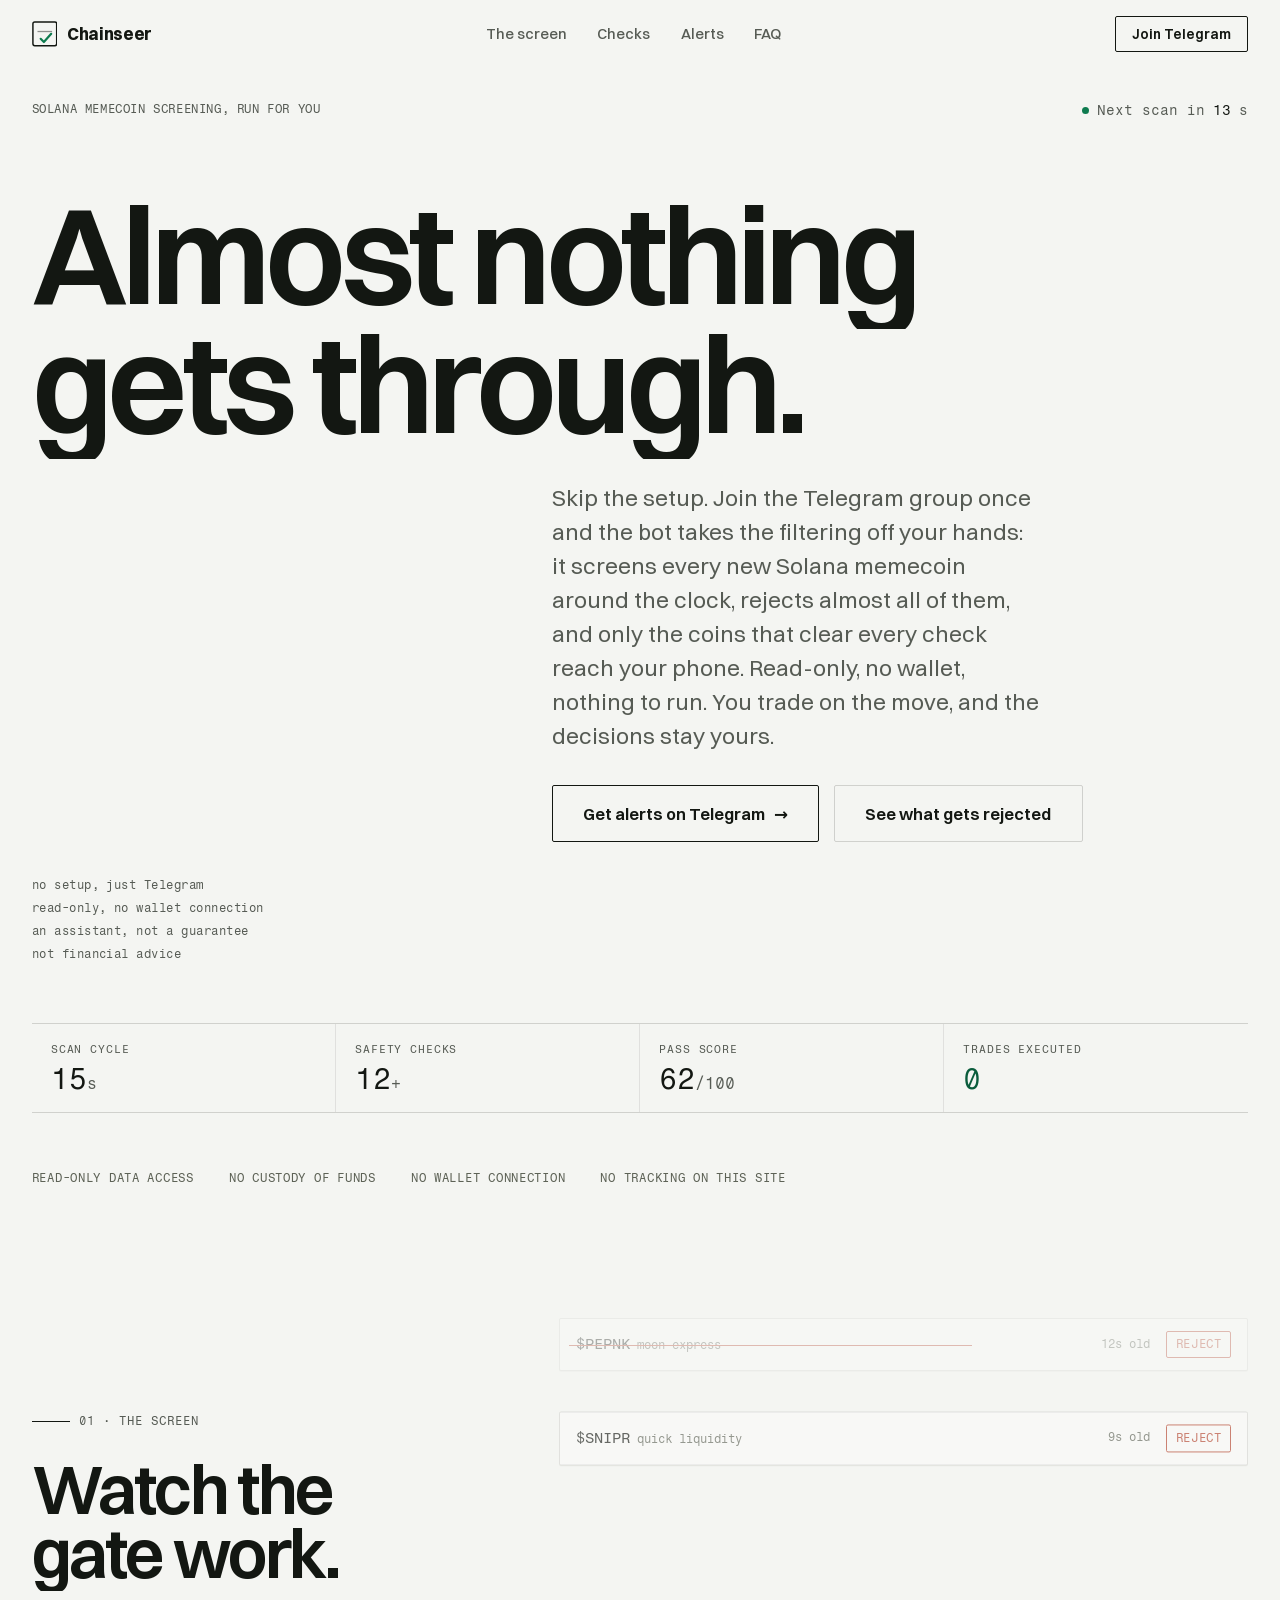
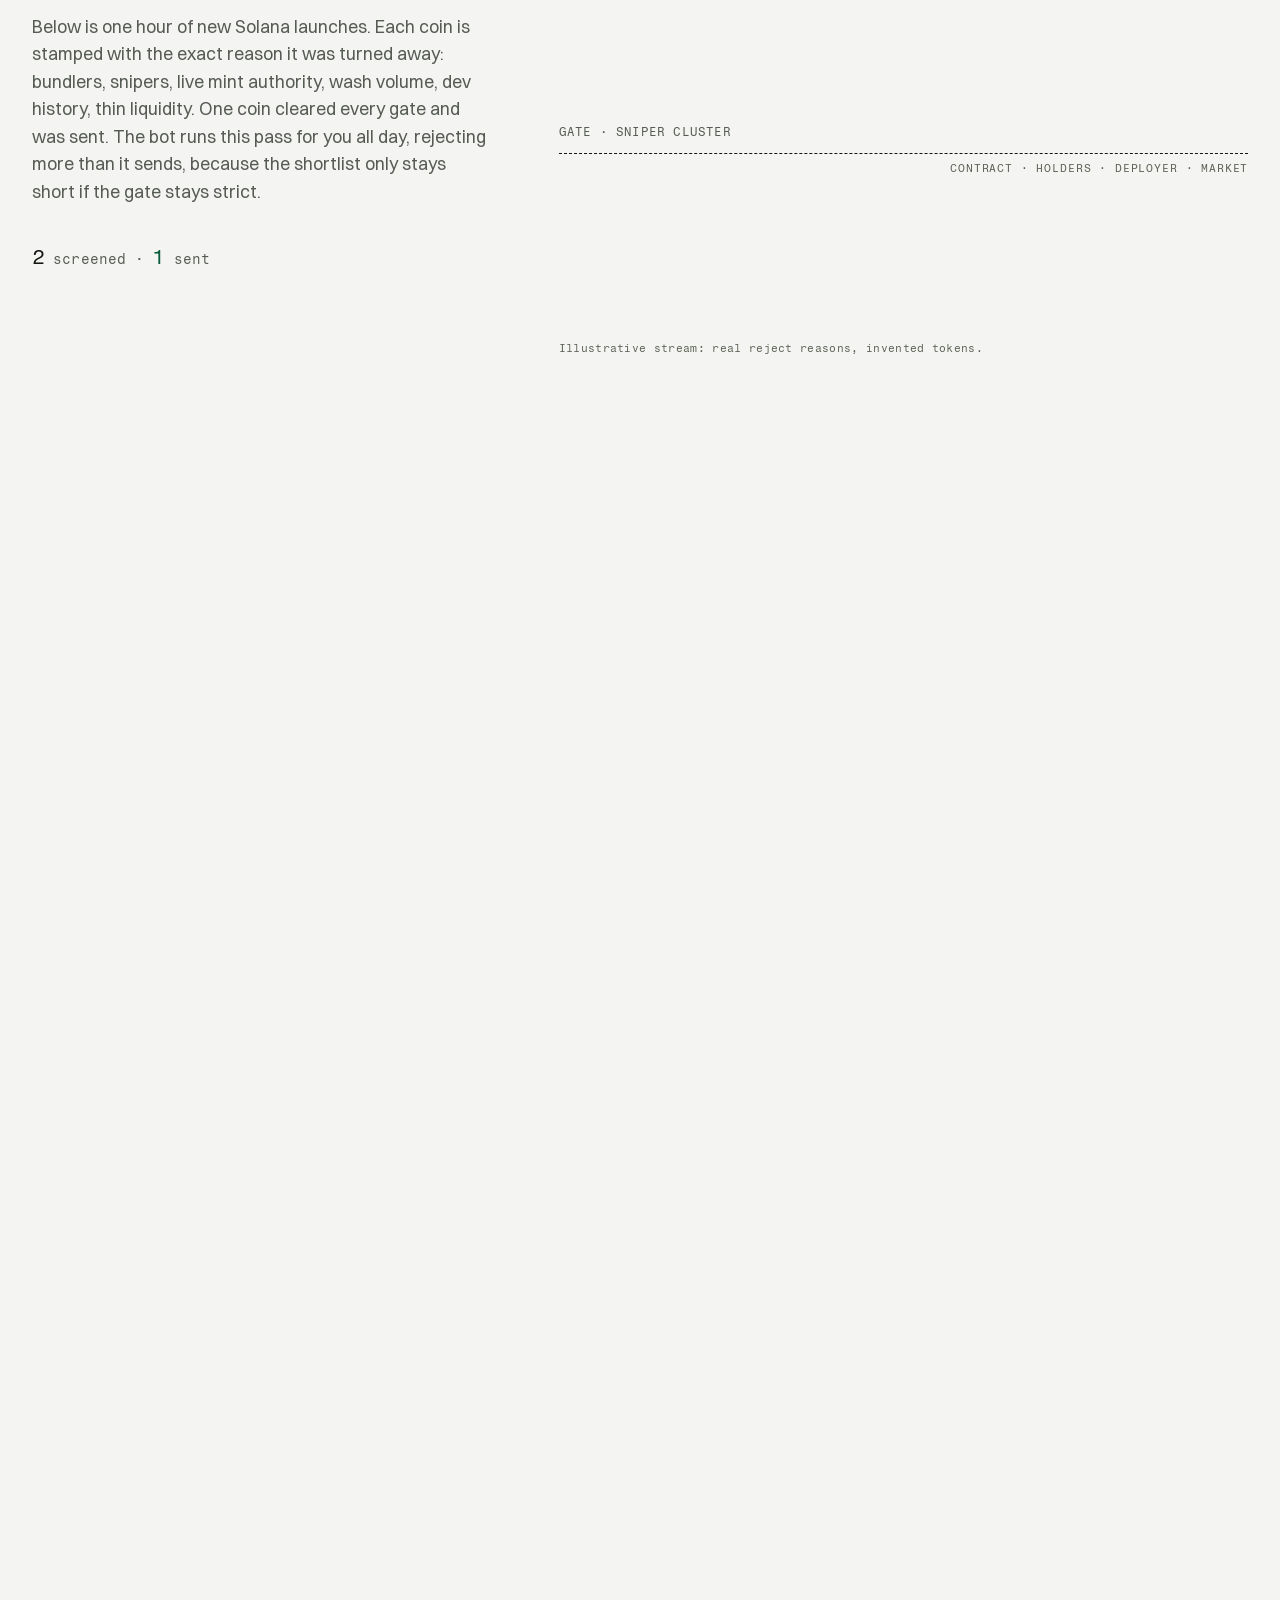
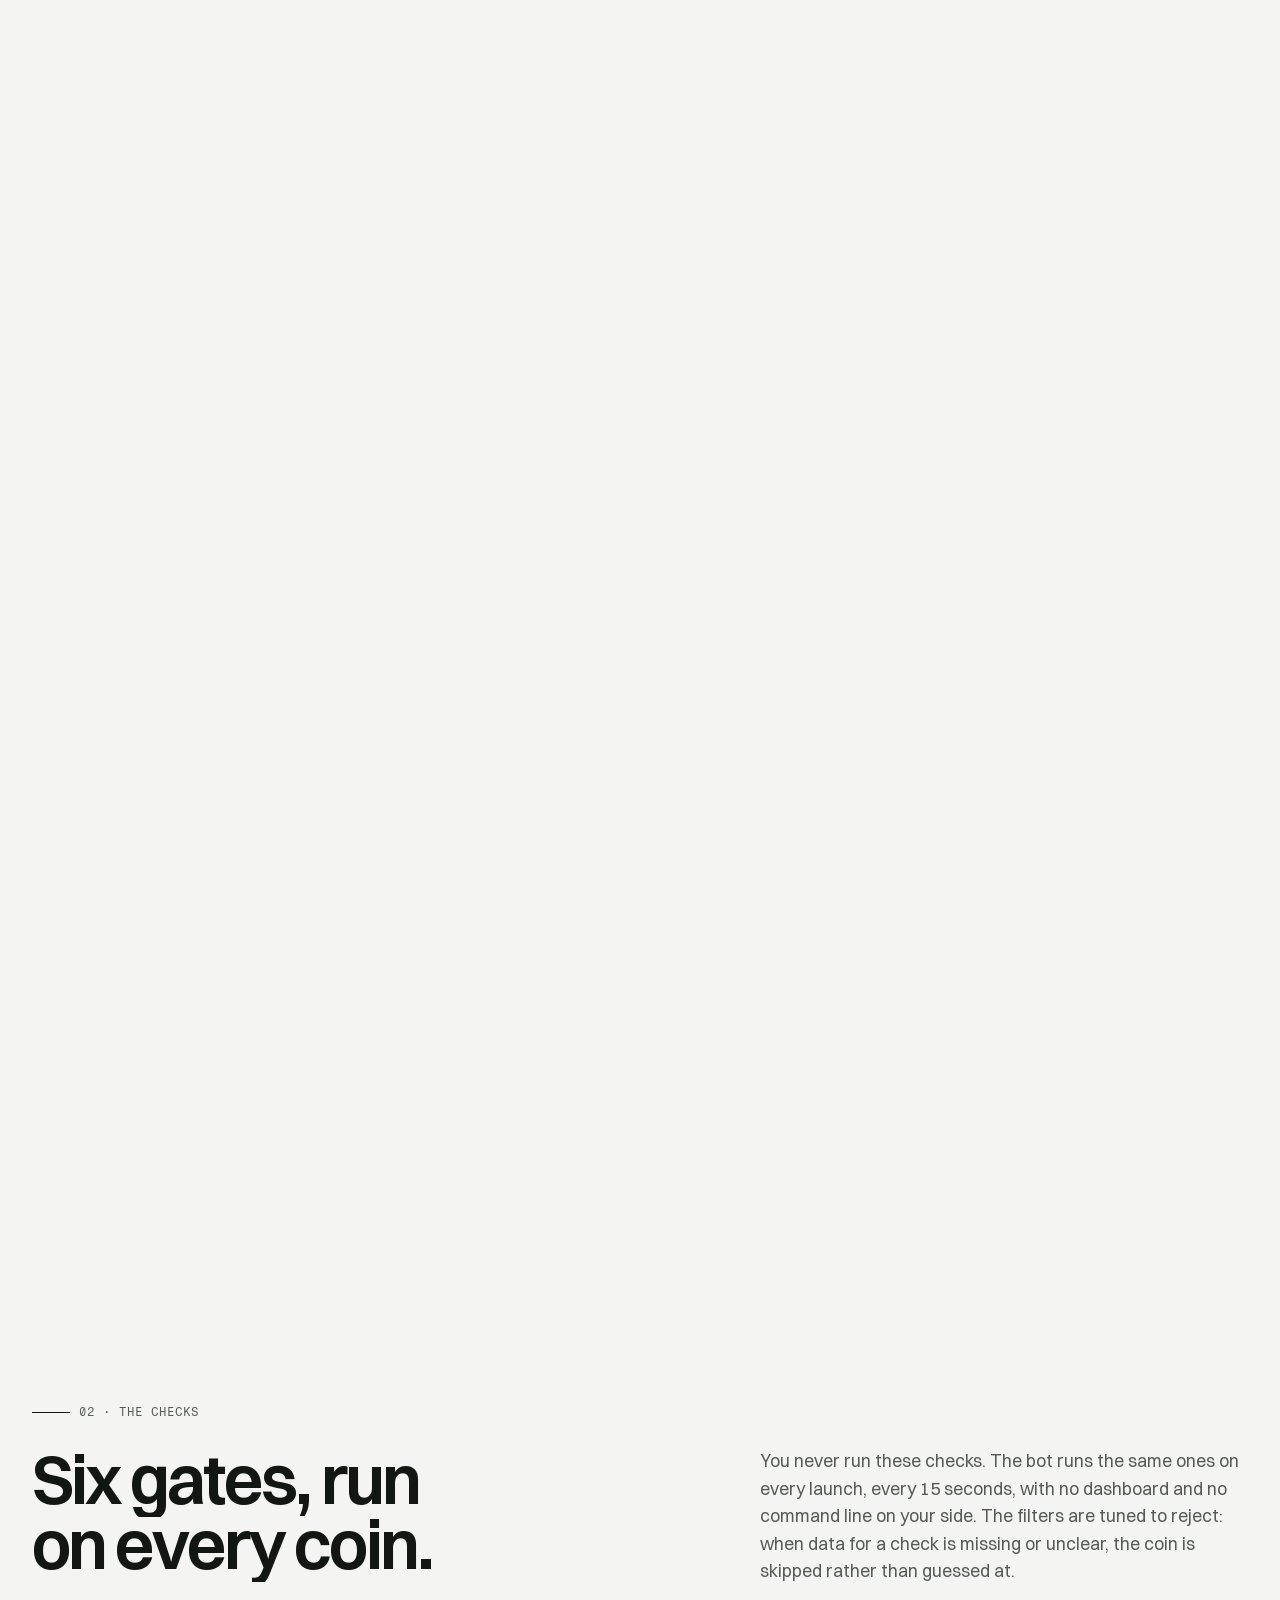
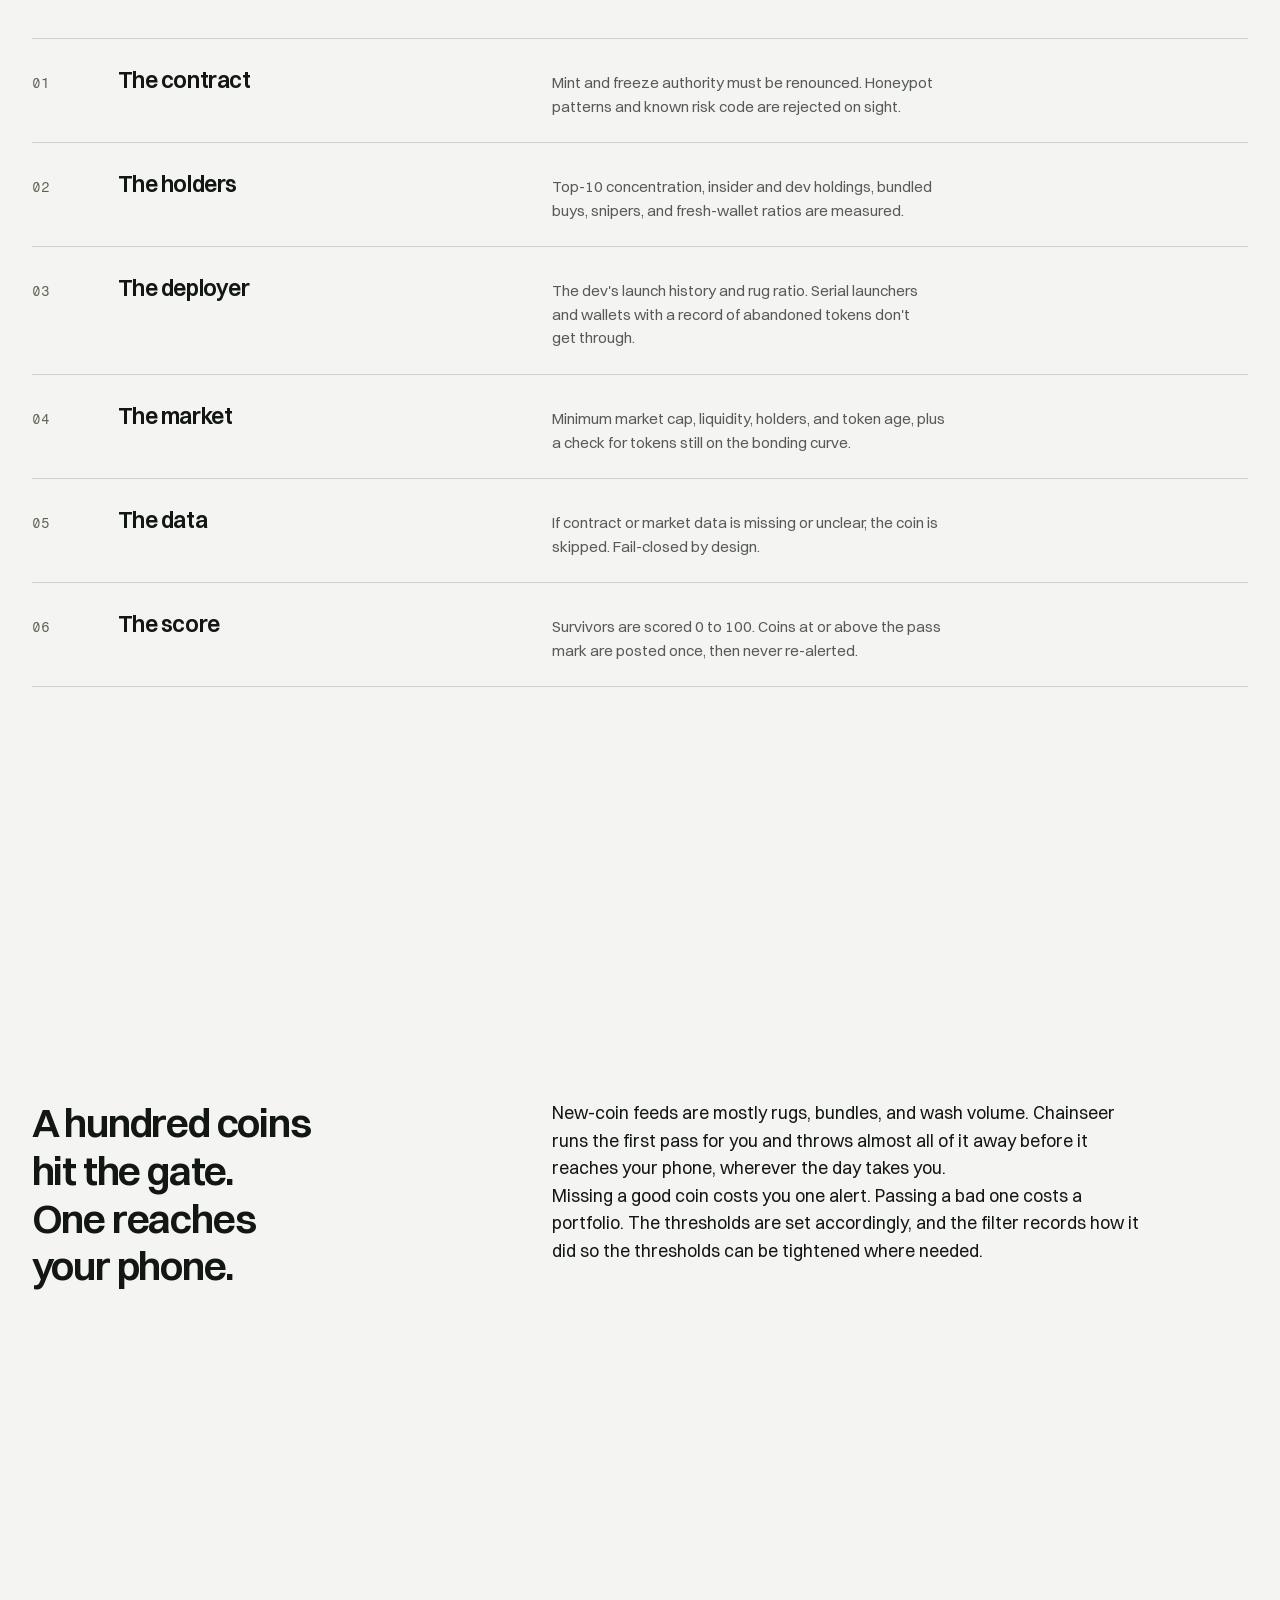
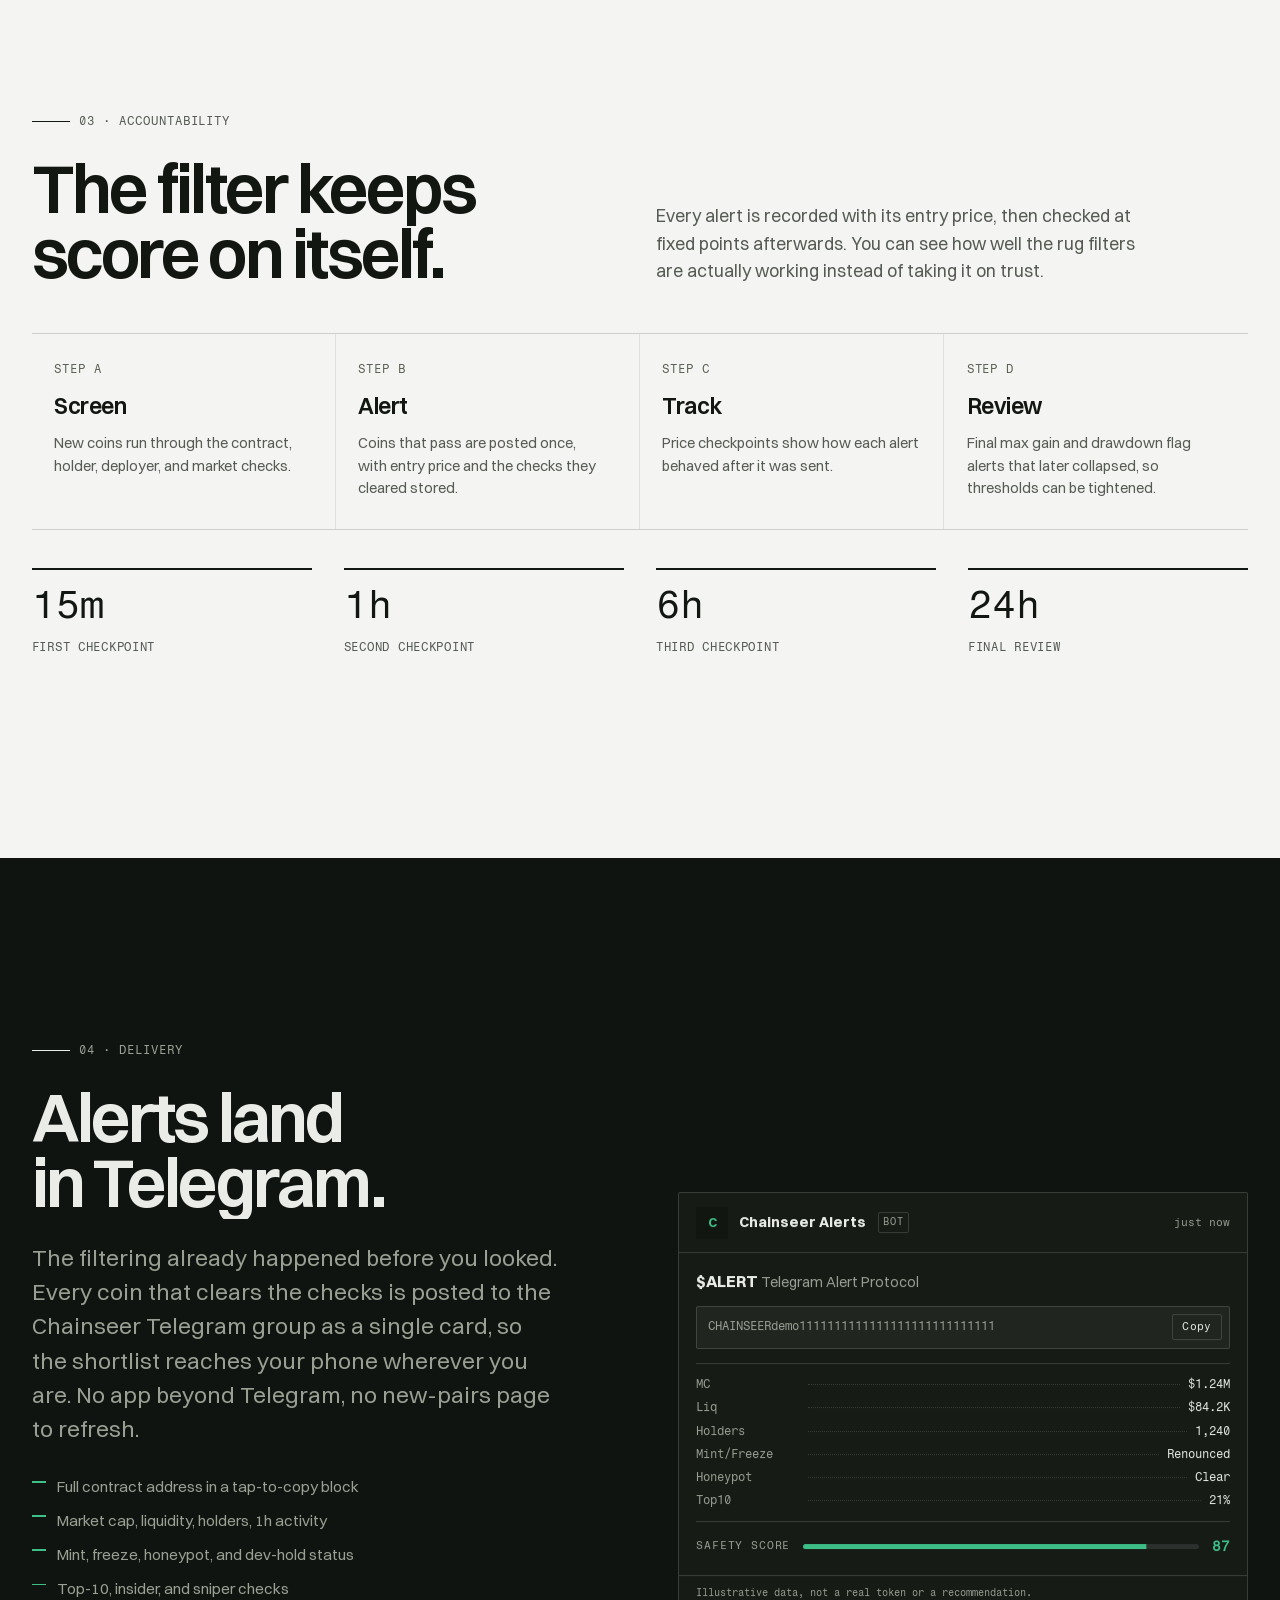
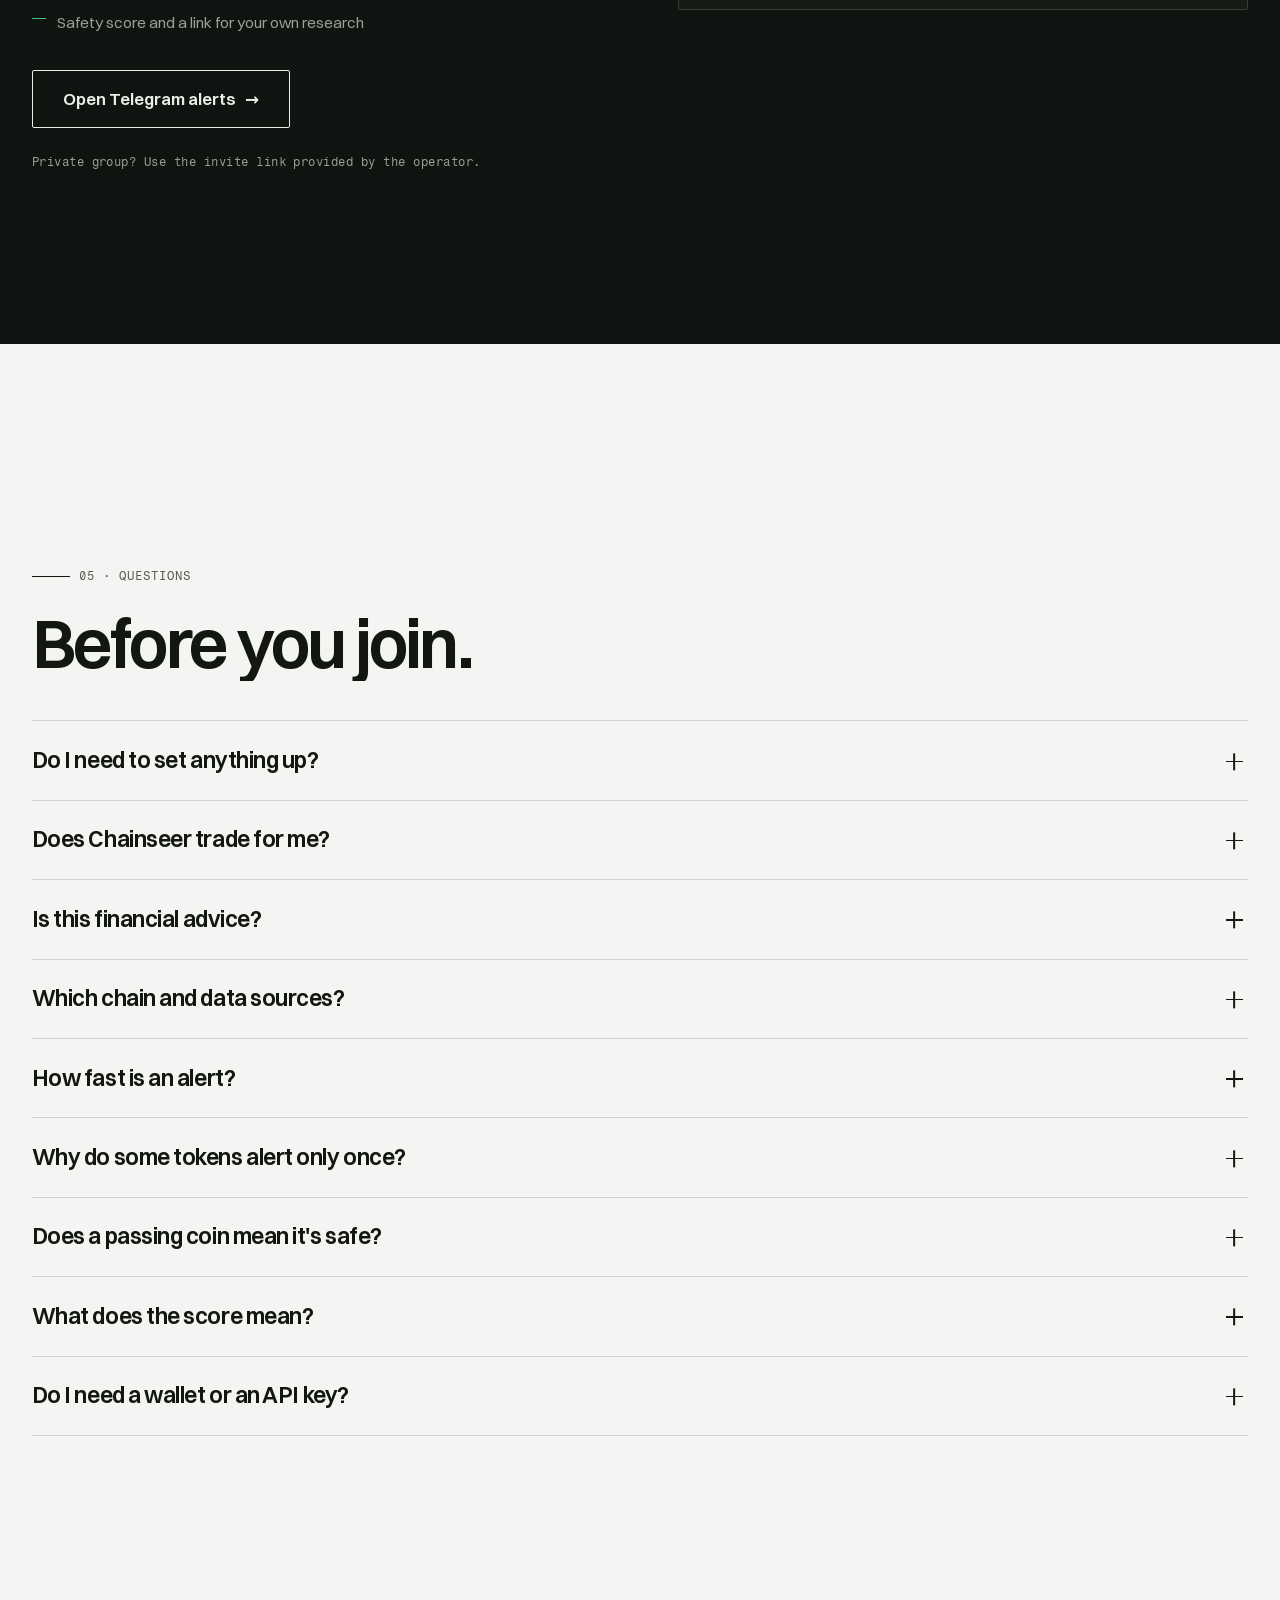
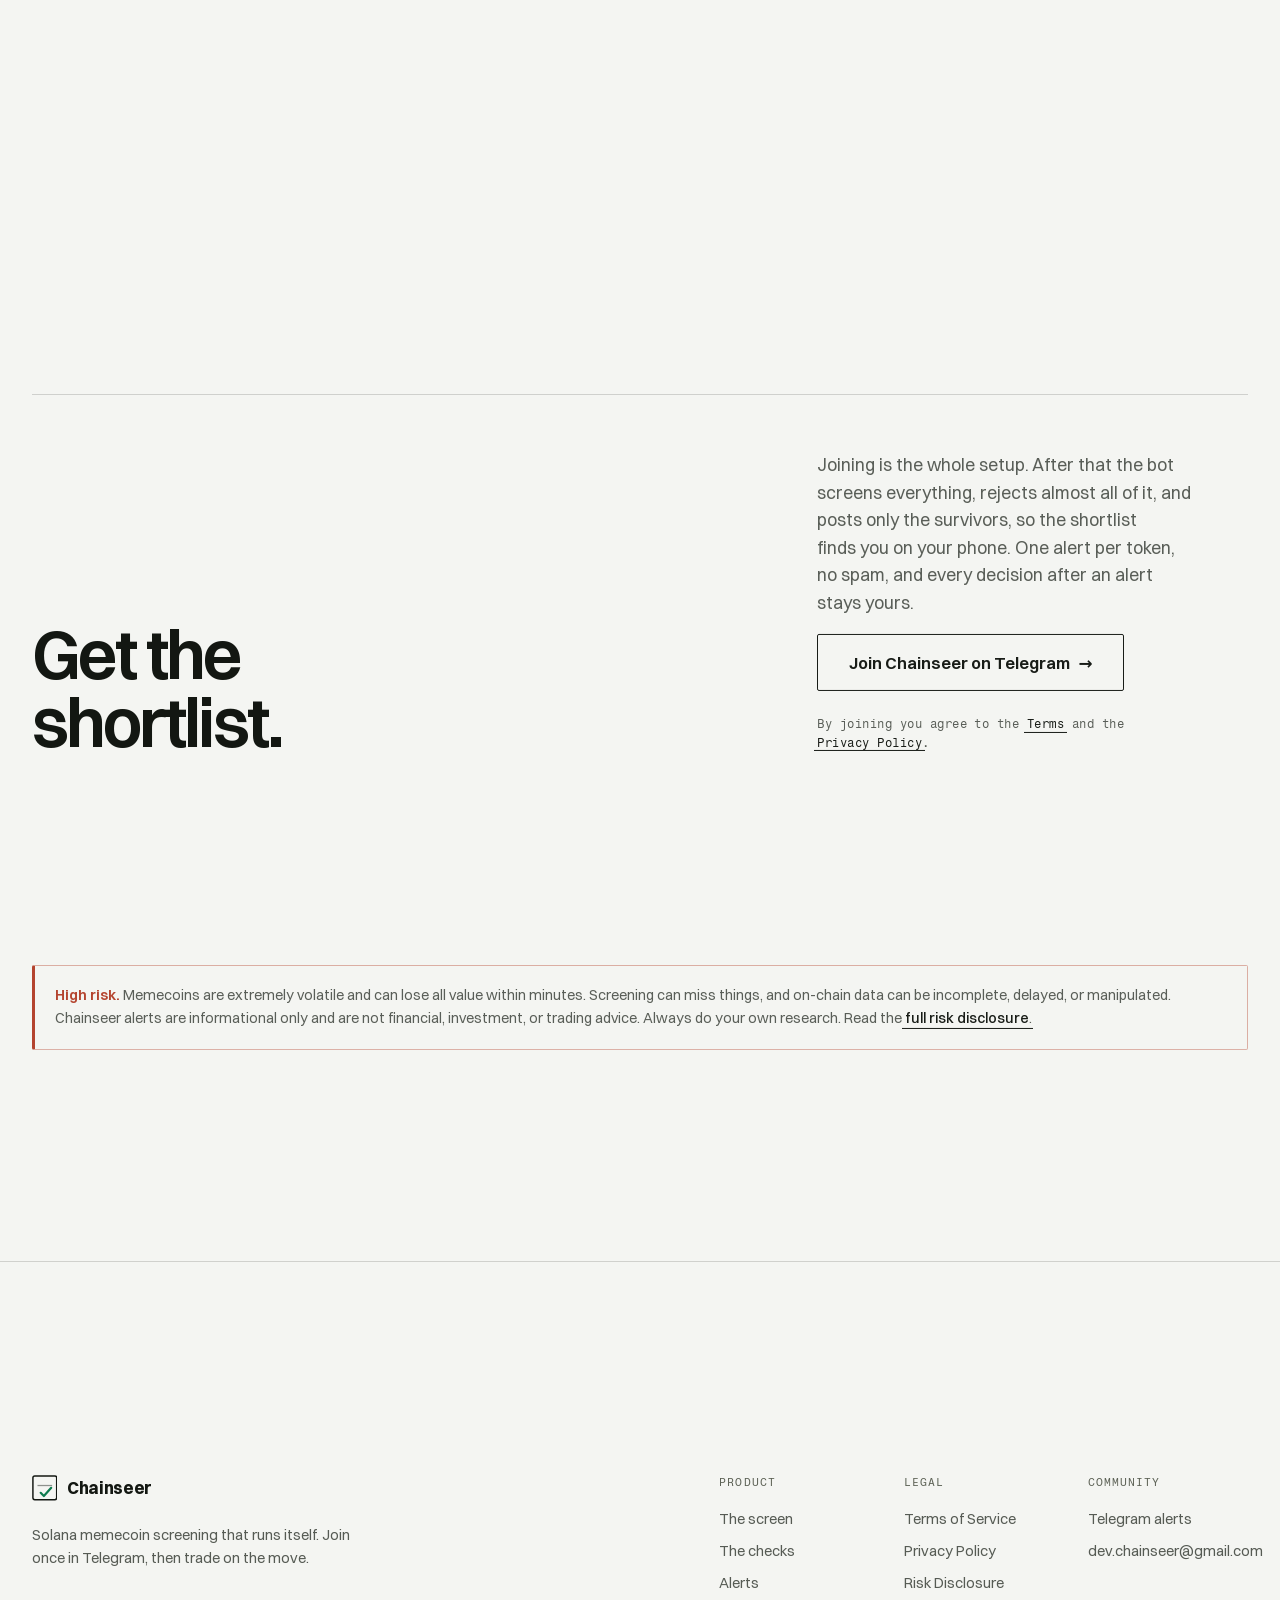
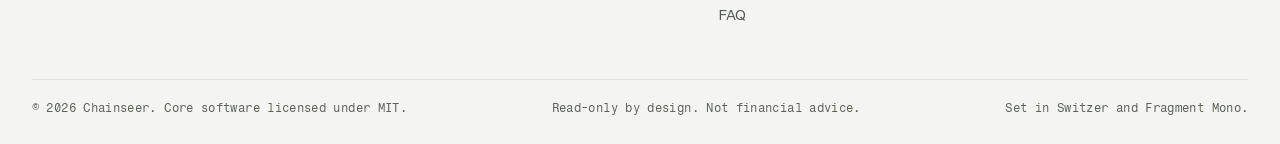
<file: index.html>
<!DOCTYPE html>
<html lang="en">
<head>
  <meta charset="utf-8">
  <meta name="viewport" content="width=device-width, initial-scale=1">
  <title>Chainseer — Solana memecoin screening that rejects almost everything</title>
  <meta name="description" content="Join once in Telegram and the bot does the filtering for you. Every new Solana memecoin screened, almost all rejected, only survivors sent. No setup, no wallet.">
  <meta name="theme-color" content="#f4f5f2">
  <link rel="canonical" href="https://chainseer.example/">
  <meta name="robots" content="index,follow">
  <meta property="og:type" content="website">
  <meta property="og:site_name" content="Chainseer">
  <meta property="og:title" content="Chainseer — almost nothing gets through">
  <meta property="og:description" content="The bot does the filtering for you. Join in Telegram and get alerts only for new Solana memecoins that clear the checks. No setup, no wallet.">
  <meta property="og:url" content="https://chainseer.example/">
  <meta name="twitter:card" content="summary_large_image">
  <meta property="og:image" content="https://chainseer.example/assets/og.png">
  <meta property="og:image:alt" content="Chainseer headline poster: Almost nothing gets through.">
  <meta name="twitter:image" content="https://chainseer.example/assets/og.png">
  <meta name="twitter:title" content="Chainseer — almost nothing gets through">
  <meta name="twitter:description" content="No setup: the bot screens every new Solana memecoin, rejects almost all of them, and sends only the survivors to Telegram. Read-only, no wallet.">
  <link rel="icon" href="data:image/svg+xml,%3Csvg xmlns='http://www.w3.org/2000/svg' viewBox='0 0 32 32'%3E%3Crect width='32' height='32' rx='5' fill='%23131712'/%3E%3Cpath d='M6 13.5h20' stroke='%23f4f5f2' stroke-opacity='.5' stroke-width='1.6'/%3E%3Cpath d='m10 21 4 4 9-10' fill='none' stroke='%233fbf88' stroke-width='2.6' stroke-linecap='round' stroke-linejoin='round'/%3E%3C/svg%3E">
  <link rel="preload" href="assets/fonts/switzer-400-normal.woff2" as="font" type="font/woff2" crossorigin>
  <link rel="preload" href="assets/fonts/switzer-600-normal.woff2" as="font" type="font/woff2" crossorigin>
  <link rel="preload" href="assets/fonts/fragment-mono-400-normal.woff2" as="font" type="font/woff2" crossorigin>
  <link rel="preload" href="assets/fonts/switzer-700-normal.woff2" as="font" type="font/woff2" crossorigin>
  <link rel="stylesheet" href="assets/fonts.css">
  <link rel="stylesheet" href="styles.css">
  <script>
    document.documentElement.classList.add("js");
    if (!matchMedia("(prefers-reduced-motion: reduce)").matches) document.documentElement.classList.add("motion");
  </script>
  <script type="application/ld+json">
  {
    "@context": "https://schema.org",
    "@type": "SoftwareApplication",
    "name": "Chainseer",
    "url": "https://chainseer.example/",
    "applicationCategory": "FinanceApplication",
    "operatingSystem": "Web, Telegram",
    "description": "A Telegram bot that does the memecoin filtering for you. It screens every new Solana launch, rejects almost all of them, and posts only the survivors as alerts. No setup for followers, read-only, and it never trades or touches a wallet."
  }
  </script>
</head>
<body>
  <a class="skip-link" href="#main">Skip to content</a>
  <div id="curtain" aria-hidden="true"><div class="curtain__panel"></div><div class="curtain__gate"></div></div>

  <div id="page">
    <header class="site-header">
      <div class="wrap header-inner">
        <a class="brand" href="index.html" aria-label="Chainseer home">
          <svg class="brand-mark" viewBox="0 0 28 28" aria-hidden="true" focusable="false">
            <rect x="1" y="1" width="26" height="26" rx="2" fill="none" stroke="currentColor" stroke-width="1.6"/>
            <path d="M6 11.5h16" stroke="currentColor" stroke-opacity="0.45" stroke-width="1.4"/>
            <path d="m9.5 19.5 3.5 3.5 8-9" fill="none" stroke="#0e7b4f" stroke-width="2.4" stroke-linecap="round" stroke-linejoin="round"/>
          </svg>
          Chainseer
        </a>
        <nav class="site-nav" aria-label="Primary">
          <a href="#how">The screen</a>
          <a href="#checks">Checks</a>
          <a href="#alerts">Alerts</a>
          <a href="#faq">FAQ</a>
        </nav>
        <div class="header-cta">
          <a class="plate plate-sm" data-telegram href="https://t.me/chainseer" target="_blank" rel="noopener">Join Telegram</a>
        </div>
        <button class="menu-btn" id="menu-btn" type="button" aria-expanded="false" aria-controls="menu" aria-label="Open menu">
          <span></span><span></span>
        </button>
      </div>
    </header>

    <main id="main" tabindex="-1">
      <!-- ============================== hero: poster -->
      <section class="hero wrap" aria-labelledby="hero-title">
        <div class="hero-head">
          <p class="hero-meta">Solana memecoin screening, run for you</p>
          <p class="hero-scan"><span class="dot-live" aria-hidden="true"></span><span class="scan-label">Next scan in</span><b data-scan>15</b><span>s</span></p>
        </div>
        <h1 id="hero-title" class="display" data-split="lines" data-intro>Almost nothing gets through.</h1>
        <div class="hero-body">
          <p class="lede hero-lede" data-reveal="up" data-intro data-delay="0.15">
            Skip the setup. Join the Telegram group once and the bot takes the filtering
            off your hands: it screens every new Solana memecoin around the clock,
            rejects almost all of them, and only the coins that clear every check reach
            your phone. Read-only, no wallet, nothing to run. You trade on the move,
            and the decisions stay yours.
          </p>
          <div class="hero-cta" data-reveal="up" data-intro data-delay="0.25">
            <a class="plate plate-lg" data-telegram href="https://t.me/chainseer" target="_blank" rel="noopener">
              Get alerts on Telegram <span class="arr" aria-hidden="true">→</span>
            </a>
            <a class="plate plate-lg plate-ghost" href="#how">See what gets rejected</a>
          </div>
          <p class="hero-note" data-reveal="up" data-intro data-delay="0.35">
            no setup, just Telegram<br>
            read-only, no wallet connection<br>
            an assistant, not a guarantee<br>
            not financial advice
          </p>
        </div>
        <dl class="stats" data-reveal="up" data-intro data-delay="0.4">
          <div>
            <dt>Scan cycle</dt>
            <dd><span>15</span><small>s</small></dd>
          </div>
          <div>
            <dt>Safety checks</dt>
            <dd><span data-count="12">12</span><small>+</small></dd>
          </div>
          <div>
            <dt>Pass score</dt>
            <dd><span data-count="62">62</span><small>/100</small></dd>
          </div>
          <div>
            <dt>Trades executed</dt>
            <dd><span class="zero">0</span></dd>
          </div>
        </dl>
      </section>

      <!-- what it is not: the trust strip -->
      <section class="wrap" aria-label="What Chainseer does not do">
        <ul class="trust" data-reveal="up">
          <li>Read-only data access</li>
          <li>No custody of funds</li>
          <li>No wallet connection</li>
          <li>No tracking on this site</li>
        </ul>
      </section>

      <!-- ============================== signature: the sieve -->
      <section class="sieve" id="how" aria-labelledby="sieve-title">
        <div class="sieve-inner">
          <div class="sieve-stage">
            <div class="wrap sieve-grid">
              <div class="sieve-copy">
                <p class="gate-mark">01 · The screen</p>
                <h2 id="sieve-title" class="display" data-split="lines">Watch the gate work.</h2>
                <p class="sieve-sub" data-reveal="up">
                  Below is one hour of new Solana launches. Each coin is stamped with the
                  exact reason it was turned away: bundlers, snipers, live mint authority,
                  wash volume, dev history, thin liquidity. One coin cleared every gate
                  and was sent. The bot runs this pass for you all day, rejecting more
                  than it sends, because the shortlist only stays short if the gate stays
                  strict.
                </p>
                <p class="sieve-count mono" aria-hidden="true">
                  <b data-n-screened>0</b> screened
                  <span aria-hidden="true">·</span>
                  <b class="sent" data-n-sent>0</b> sent
                </p>
                <ul class="sieve-static" aria-hidden="true">
                  <li class="is-rejected"><span class="tk">$PEPNK<em>moon express</em></span><span class="stamp stamp-reject">bundler activity</span></li>
                  <li class="is-rejected"><span class="tk">$SNIPR<em>quick liquidity</em></span><span class="stamp stamp-reject">sniper cluster 34%</span></li>
                  <li class="is-rejected"><span class="tk">$MNTY<em>open mint</em></span><span class="stamp stamp-reject">mint authority live</span></li>
                  <li class="is-rejected"><span class="tk">$WASHY<em>big volume</em></span><span class="stamp stamp-reject">wash volume 71%</span></li>
                  <li class="is-rejected"><span class="tk">$FRSHW<em>new holders</em></span><span class="stamp stamp-reject">fresh-wallet supply 58%</span></li>
                  <li class="is-rejected"><span class="tk">$DEVDG<em>proven dev</em></span><span class="stamp stamp-reject">deployer 4 rugs</span></li>
                  <li class="is-rejected"><span class="tk">$THINL<em>cheap entry</em></span><span class="stamp stamp-reject">liquidity $6.1k</span></li>
                  <li class="is-pass"><span class="tk">$ALERT<em>telegram alert protocol</em></span><span class="stamp stamp-pass">pass · 87/100</span></li>
                </ul>
              </div>

              <div class="sieve-board" aria-hidden="true">
                <ul class="sieve-rows">
                  <li class="s-row" data-reason="bundler activity"><span class="tk">$PEPNK<em>moon express</em></span><span class="age">12s old</span><span class="stamp stamp-reject">reject</span><i class="strike"></i></li>
                  <li class="s-row" data-reason="sniper cluster"><span class="tk">$SNIPR<em>quick liquidity</em></span><span class="age">9s old</span><span class="stamp stamp-reject">reject</span><i class="strike"></i></li>
                  <li class="s-row" data-reason="mint authority"><span class="tk">$MNTY<em>open mint</em></span><span class="age">21s old</span><span class="stamp stamp-reject">reject</span><i class="strike"></i></li>
                  <li class="s-row" data-reason="wash volume"><span class="tk">$WASHY<em>big volume</em></span><span class="age">15s old</span><span class="stamp stamp-reject">reject</span><i class="strike"></i></li>
                  <li class="s-row" data-reason="fresh wallets"><span class="tk">$FRSHW<em>new holders</em></span><span class="age">33s old</span><span class="stamp stamp-reject">reject</span><i class="strike"></i></li>
                  <li class="s-row" data-reason="deployer history"><span class="tk">$DEVDG<em>proven dev</em></span><span class="age">40s old</span><span class="stamp stamp-reject">reject</span><i class="strike"></i></li>
                  <li class="s-row" data-reason="thin liquidity"><span class="tk">$THINL<em>cheap entry</em></span><span class="age">26s old</span><span class="stamp stamp-reject">reject</span><i class="strike"></i></li>
                  <li class="s-row is-pass" data-reason="passed"><span class="tk">$ALERT<em>telegram alert protocol</em></span><span class="age">38s old</span><span class="stamp stamp-pass">pass</span></li>
                </ul>
                <div class="gate-line">
                  <span class="gate-label mono">Gate · <span data-gate-word>contract</span></span>
                  <span class="gate-tag mono">contract · holders · deployer · market</span>
                </div>
                <div class="sieve-foot">
                  <span class="sieve-delivered mono">Delivered to Telegram · one alert per token</span>
                </div>
                <p class="sieve-note mono">Illustrative stream: real reject reasons, invented tokens.</p>
              </div>
            </div>
          </div>
        </div>
      </section>

      <!-- ============================== the checks: index list -->
      <section class="checks wrap" id="checks" aria-labelledby="checks-title">
        <p class="gate-mark">02 · The checks</p>
        <div class="checks-head">
          <h2 id="checks-title" class="display" data-split="lines">Six gates, run on every coin.</h2>
          <p data-reveal="up">
            You never run these checks. The bot runs the same ones on every launch, every
            15 seconds, with no dashboard and no command line on your side. The filters are
            tuned to reject: when data for a check is missing or unclear, the coin is
            skipped rather than guessed at.
          </p>
        </div>
        <ul class="check-list">
          <li class="check-row">
            <span class="idx" aria-hidden="true">01</span>
            <h3>The contract</h3>
            <p class="desc">Mint and freeze authority must be renounced. Honeypot patterns and known risk code are rejected on sight.</p>
            <span class="chip-cell"><span class="chip">reject · mint authority live</span></span>
          </li>
          <li class="check-row">
            <span class="idx" aria-hidden="true">02</span>
            <h3>The holders</h3>
            <p class="desc">Top-10 concentration, insider and dev holdings, bundled buys, snipers, and fresh-wallet ratios are measured.</p>
            <span class="chip-cell"><span class="chip">reject · top-10 61%</span></span>
          </li>
          <li class="check-row">
            <span class="idx" aria-hidden="true">03</span>
            <h3>The deployer</h3>
            <p class="desc">The dev's launch history and rug ratio. Serial launchers and wallets with a record of abandoned tokens don't get through.</p>
            <span class="chip-cell"><span class="chip">reject · 4 of 7 rugs</span></span>
          </li>
          <li class="check-row">
            <span class="idx" aria-hidden="true">04</span>
            <h3>The market</h3>
            <p class="desc">Minimum market cap, liquidity, holders, and token age, plus a check for tokens still on the bonding curve.</p>
            <span class="chip-cell"><span class="chip">reject · still on the curve</span></span>
          </li>
          <li class="check-row">
            <span class="idx" aria-hidden="true">05</span>
            <h3>The data</h3>
            <p class="desc">If contract or market data is missing or unclear, the coin is skipped. Fail-closed by design.</p>
            <span class="chip-cell"><span class="chip chip-skip">skip · data missing</span></span>
          </li>
          <li class="check-row">
            <span class="idx" aria-hidden="true">06</span>
            <h3>The score</h3>
            <p class="desc">Survivors are scored 0 to 100. Coins at or above the pass mark are posted once, then never re-alerted.</p>
            <span class="chip-cell"><span class="chip chip-pass">pass · 87/100 → telegram</span></span>
          </li>
        </ul>
      </section>

      <!-- ============================== statement -->
      <section class="statement wrap" aria-label="Why the filters are tuned to reject">
        <div class="pair">
          <div>
            <blockquote data-split="lines">A hundred coins hit the gate. One reaches your phone.</blockquote>
          </div>
          <div data-reveal="up">
            <p>
              New-coin feeds are mostly rugs, bundles, and wash volume. Chainseer runs the
              first pass for you and throws almost all of it away before it reaches your
              phone, wherever the day takes you.
            </p>
            <p>
              Missing a good coin costs you one alert. Passing a bad one costs a portfolio.
              The thresholds are set accordingly, and the filter records how it did so the
              thresholds can be tightened where needed.
            </p>
          </div>
        </div>
      </section>

      <!-- ============================== accountability: data -->
      <section class="track wrap" id="track" aria-labelledby="track-title">
        <p class="gate-mark">03 · Accountability</p>
        <div class="track-head">
          <h2 id="track-title" class="display" data-split="lines">The filter keeps score on itself.</h2>
          <p data-reveal="up">
            Every alert is recorded with its entry price, then checked at fixed points
            afterwards. You can see how well the rug filters are actually working instead
            of taking it on trust.
          </p>
        </div>
        <div class="track-loop" data-reveal="up">
          <div>
            <span class="k">Step A</span>
            <h3>Screen</h3>
            <p>New coins run through the contract, holder, deployer, and market checks.</p>
          </div>
          <div>
            <span class="k">Step B</span>
            <h3>Alert</h3>
            <p>Coins that pass are posted once, with entry price and the checks they cleared stored.</p>
          </div>
          <div>
            <span class="k">Step C</span>
            <h3>Track</h3>
            <p>Price checkpoints show how each alert behaved after it was sent.</p>
          </div>
          <div>
            <span class="k">Step D</span>
            <h3>Review</h3>
            <p>Final max gain and drawdown flag alerts that later collapsed, so thresholds can be tightened.</p>
          </div>
        </div>
        <div class="track-checks" data-reveal="up">
          <div class="checkpoint"><b>15m</b><span>first checkpoint</span></div>
          <div class="checkpoint"><b>1h</b><span>second checkpoint</span></div>
          <div class="checkpoint"><b>6h</b><span>third checkpoint</span></div>
          <div class="checkpoint"><b>24h</b><span>final review</span></div>
        </div>
      </section>

      <!-- ============================== dark chapter: delivery -->
      <section class="night-band" id="alerts" aria-labelledby="alerts-title">
        <div class="wrap night-grid">
          <div>
            <p class="gate-mark">04 · Delivery</p>
            <h2 id="alerts-title" class="display" data-split="lines">Alerts land in Telegram.</h2>
            <p class="lede" data-reveal="up">
              The filtering already happened before you looked. Every coin that clears the
              checks is posted to the Chainseer Telegram group as a single card, so the
              shortlist reaches your phone wherever you are. No app beyond Telegram, no
              new-pairs page to refresh.
            </p>
            <ul class="night-check">
              <li>Full contract address in a tap-to-copy block</li>
              <li>Market cap, liquidity, holders, 1h activity</li>
              <li>Mint, freeze, honeypot, and dev-hold status</li>
              <li>Top-10, insider, and sniper checks</li>
              <li>Safety score and a link for your own research</li>
            </ul>
            <a class="plate plate-lg" data-telegram href="https://t.me/chainseer" target="_blank" rel="noopener">
              Open Telegram alerts <span class="arr" aria-hidden="true">→</span>
            </a>
            <p class="night-foot">Private group? Use the invite link provided by the operator.</p>
          </div>

          <div class="tcard" data-reveal="up" aria-label="Sample Chainseer alert">
            <div class="tcard-head">
              <span class="tcard-ava" aria-hidden="true">C</span>
              <strong>Chainseer Alerts</strong>
              <span class="tcard-tag">bot</span>
              <span class="tcard-time">just now</span>
            </div>
            <div class="tcard-body">
              <p class="tcard-title"><b>$ALERT</b> <span>Telegram Alert Protocol</span></p>
              <div class="ca-row">
                <code id="demo-ca">CHAINSEERdemo1111111111111111111111111111</code>
                <button class="copy-btn" type="button" data-copy="demo-ca" aria-label="Copy sample contract address">Copy</button>
              </div>
              <div class="tcard-rows">
                <div class="trow"><span>MC</span><i></i><span>$1.24M</span></div>
                <div class="trow"><span>Liq</span><i></i><span>$84.2K</span></div>
                <div class="trow"><span>Holders</span><i></i><span>1,240</span></div>
                <div class="trow"><span>Mint/Freeze</span><i></i><span>Renounced</span></div>
                <div class="trow"><span>Honeypot</span><i></i><span>Clear</span></div>
                <div class="trow"><span>Top10</span><i></i><span>21%</span></div>
              </div>
              <div class="score-row">
                <span class="score-label">Safety score</span>
                <span class="score-track"><span class="score-fill" style="--score:87%"></span></span>
                <strong class="score-value">87</strong>
              </div>
            </div>
            <p class="tcard-note">Illustrative data, not a real token or a recommendation.</p>
          </div>
        </div>
      </section>

      <!-- ============================== FAQ -->
      <section class="faq wrap" id="faq" aria-labelledby="faq-title">
        <div class="faq-head">
          <p class="gate-mark">05 · Questions</p>
          <h2 id="faq-title" class="display" data-split="lines">Before you join.</h2>
        </div>
        <div class="faq-list">
          <details>
            <summary>Do I need to set anything up?</summary>
            <p>No. Joining the Telegram group is the entire setup. The bot already runs the screens and checks on its own schedule and posts the survivors as alerts; you decide what, if anything, to do with them.</p>
          </details>
          <details>
            <summary>Does Chainseer trade for me?</summary>
            <p>No. The bot only reads public market and on-chain data and never connects to a wallet, holds funds, signs transactions, or places orders. Every decision after an alert is yours.</p>
          </details>
          <details>
            <summary>Is this financial advice?</summary>
            <p>No. Chainseer publishes informational signals about on-chain activity. It does not know your circumstances, it cannot predict price, and a high score is not a recommendation to buy.</p>
          </details>
          <details>
            <summary>Which chain and data sources?</summary>
            <p>Solana only. Chainseer reads public token, holder, and security data from third-party market data providers and on-chain sources. It is an independent project and is not affiliated with Telegram or Solana.</p>
          </details>
          <details>
            <summary>How fast is an alert?</summary>
            <p>New coins are scanned every 15 seconds. Delivery depends on data-provider response time, rate limits, and Telegram, so treat timing as best-effort, not guaranteed.</p>
          </details>
          <details>
            <summary>Why do some tokens alert only once?</summary>
            <p>Alert-once is enabled by default and persisted in the database. It prevents repeat calls on the same token, even across bot restarts. Operators can change the cooldown behaviour through configuration.</p>
          </details>
          <details>
            <summary>Does a passing coin mean it's safe?</summary>
            <p>No. Chainseer filters out almost all rugs, but no filter catches everything. A pass means a coin cleared the checks, not that it is safe or will go up. Treat each alert as a shortlist and do your own research.</p>
          </details>
          <details>
            <summary>What does the score mean?</summary>
            <p>It is a 0 to 100 ranking of how cleanly a coin cleared the contract, holder, market, and deployer checks. It is a filter, not a probability of profit.</p>
          </details>
          <details>
            <summary>Do I need a wallet or an API key?</summary>
            <p>No. Followers only need Telegram. Any data-provider API keys are configured by the operator running the bot.</p>
          </details>
        </div>
      </section>

      <!-- ============================== final -->
      <section class="final wrap" aria-labelledby="final-title">
        <div class="final-inner">
          <h2 id="final-title" class="display" data-split="lines">Get the shortlist.</h2>
          <div class="final-side" data-reveal="up">
            <p>Joining is the whole setup. After that the bot screens everything, rejects
            almost all of it, and posts only the survivors, so the shortlist finds you on
            your phone. One alert per token, no spam, and every decision after an alert
            stays yours.</p>
            <a class="plate plate-lg" data-telegram href="https://t.me/chainseer" target="_blank" rel="noopener">
              Join Chainseer on Telegram <span class="arr" aria-hidden="true">→</span>
            </a>
            <p class="final-note">By joining you agree to the <a class="tlink" href="terms.html">Terms</a> and the <a class="tlink" href="privacy.html">Privacy Policy</a>.</p>
          </div>
        </div>
        <div class="risk-note" data-reveal="up" role="note">
          <strong>High risk.</strong> Memecoins are extremely volatile and can lose all value within
          minutes. Screening can miss things, and on-chain data can be incomplete, delayed, or
          manipulated. Chainseer alerts are informational only and are not financial, investment, or
          trading advice. Always do your own research. Read the <a class="tlink" href="risk.html">full risk disclosure</a>.
        </div>
      </section>
    </main>

    <footer class="site-footer">
      <div class="wrap footer-grid">
        <div class="footer-brand">
          <a class="brand" href="index.html" aria-label="Chainseer home">
            <svg class="brand-mark" viewBox="0 0 28 28" aria-hidden="true" focusable="false">
              <rect x="1" y="1" width="26" height="26" rx="2" fill="none" stroke="currentColor" stroke-width="1.6"/>
              <path d="M6 11.5h16" stroke="currentColor" stroke-opacity="0.45" stroke-width="1.4"/>
              <path d="m9.5 19.5 3.5 3.5 8-9" fill="none" stroke="#0e7b4f" stroke-width="2.4" stroke-linecap="round" stroke-linejoin="round"/>
            </svg>
            Chainseer
          </a>
          <p>Solana memecoin screening that runs itself. Join once in Telegram, then trade on the move.</p>
        </div>
        <nav class="footer-cols" aria-label="Footer">
          <div>
            <h2>Product</h2>
            <a href="#how">The screen</a><br>
            <a href="#checks">The checks</a><br>
            <a href="#alerts">Alerts</a><br>
            <a href="#faq">FAQ</a>
          </div>
          <div>
            <h2>Legal</h2>
            <a href="terms.html">Terms of Service</a><br>
            <a href="privacy.html">Privacy Policy</a><br>
            <a href="risk.html">Risk Disclosure</a>
          </div>
          <div>
            <h2>Community</h2>
            <a data-telegram href="https://t.me/chainseer" target="_blank" rel="noopener">Telegram alerts</a><br>
            <a href="mailto:dev.chainseer@gmail.com">dev.chainseer@gmail.com</a>
          </div>
        </nav>
      </div>
      <div class="wrap footer-bottom">
        <p>© <span id="year">2026</span> Chainseer. Core software licensed under MIT.</p>
        <p>Read-only by design. Not financial advice.</p>
        <p>Set in Switzer and Fragment Mono.</p>
      </div>
    </footer>
  </div>

  <nav id="menu" class="menu" aria-label="Menu">
    <a href="index.html#how">The screen</a>
    <a href="index.html#checks">Checks</a>
    <a href="index.html#alerts">Alerts</a>
    <a href="index.html#faq">FAQ</a>
    <a href="terms.html">Terms</a>
    <a href="privacy.html">Privacy</a>
    <a href="risk.html">Risk</a>
    <div class="menu-legal">
      <span>read-only</span>
      <span>no wallet</span>
      <span>not financial advice</span>
    </div>
  </nav>

  <div class="toast" id="toast" role="status" aria-live="polite"></div>
  <script src="assets/vendor/gsap.min.js"></script>
  <script src="assets/vendor/ScrollTrigger.min.js"></script>
  <script src="assets/vendor/SplitText.min.js"></script>
  <script src="assets/vendor/lenis.min.js"></script>
  <script src="main.js" defer></script>
</body>
</html>
</file>
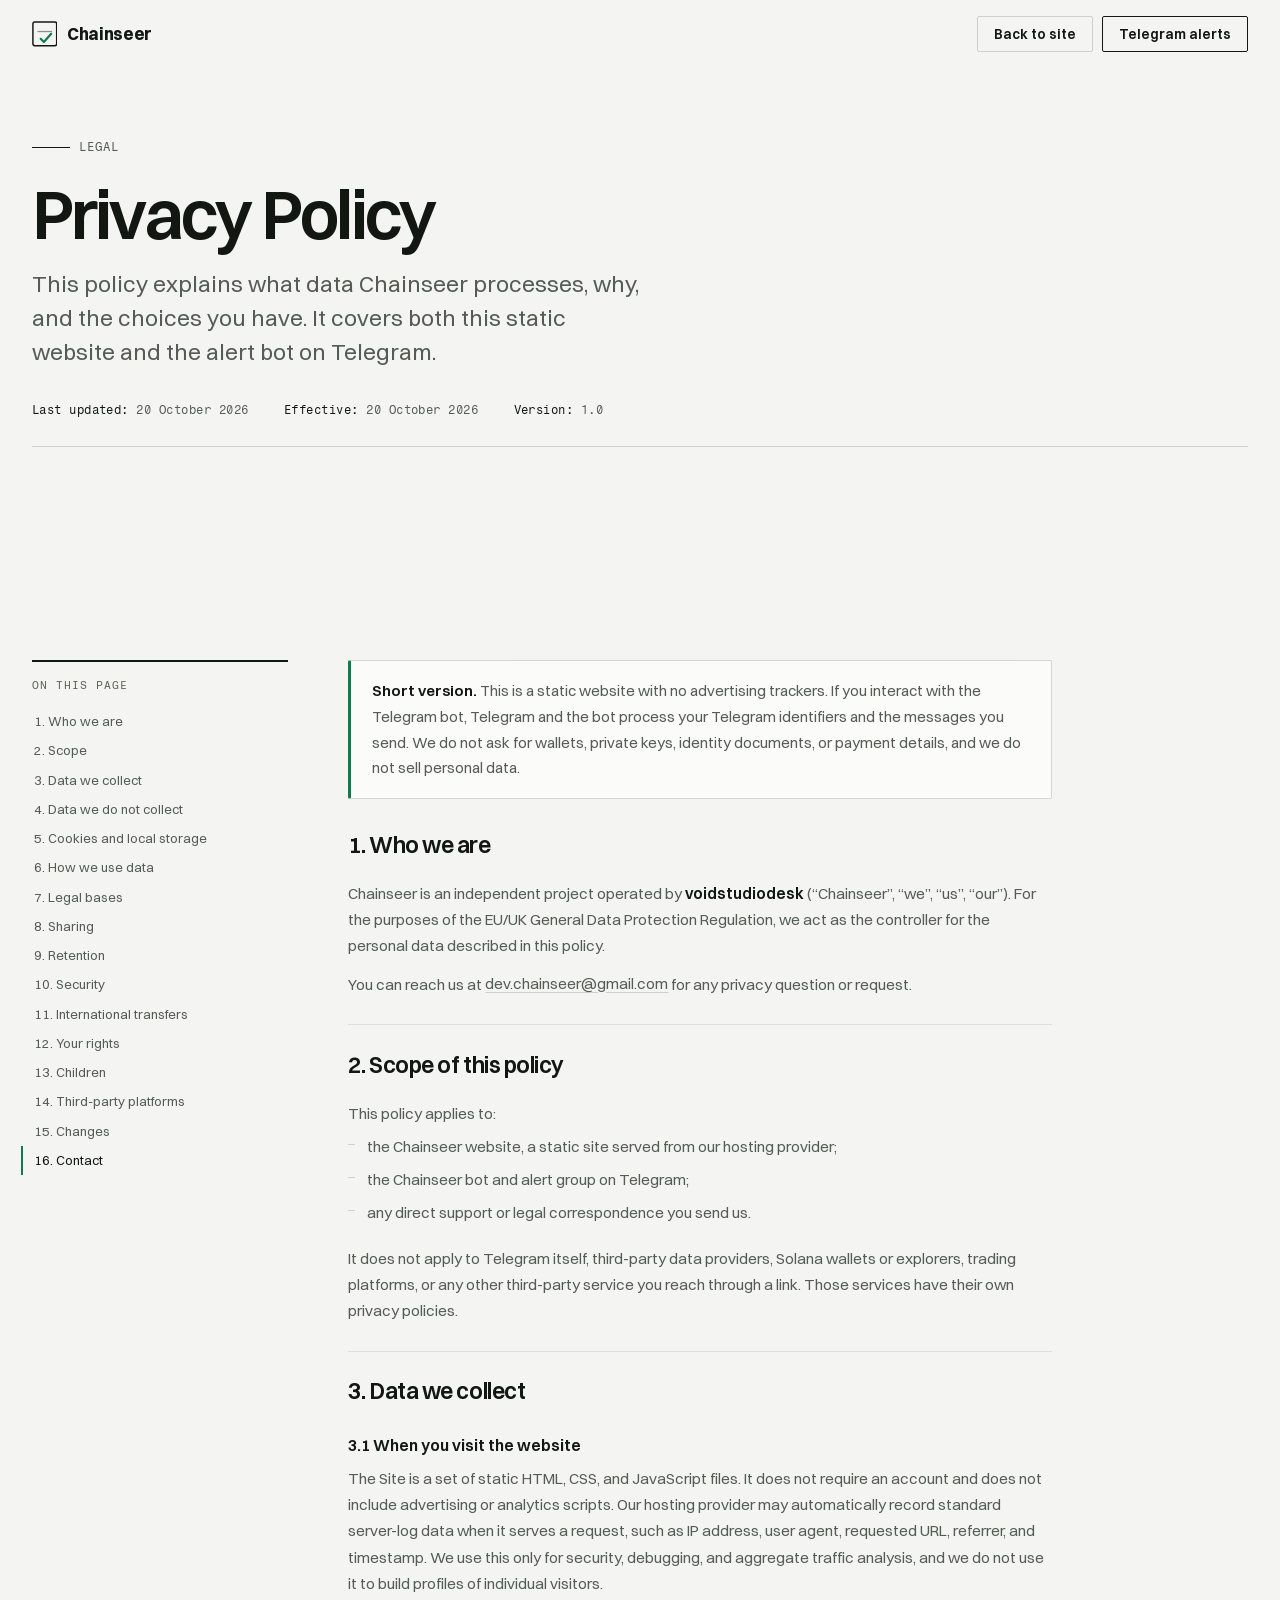
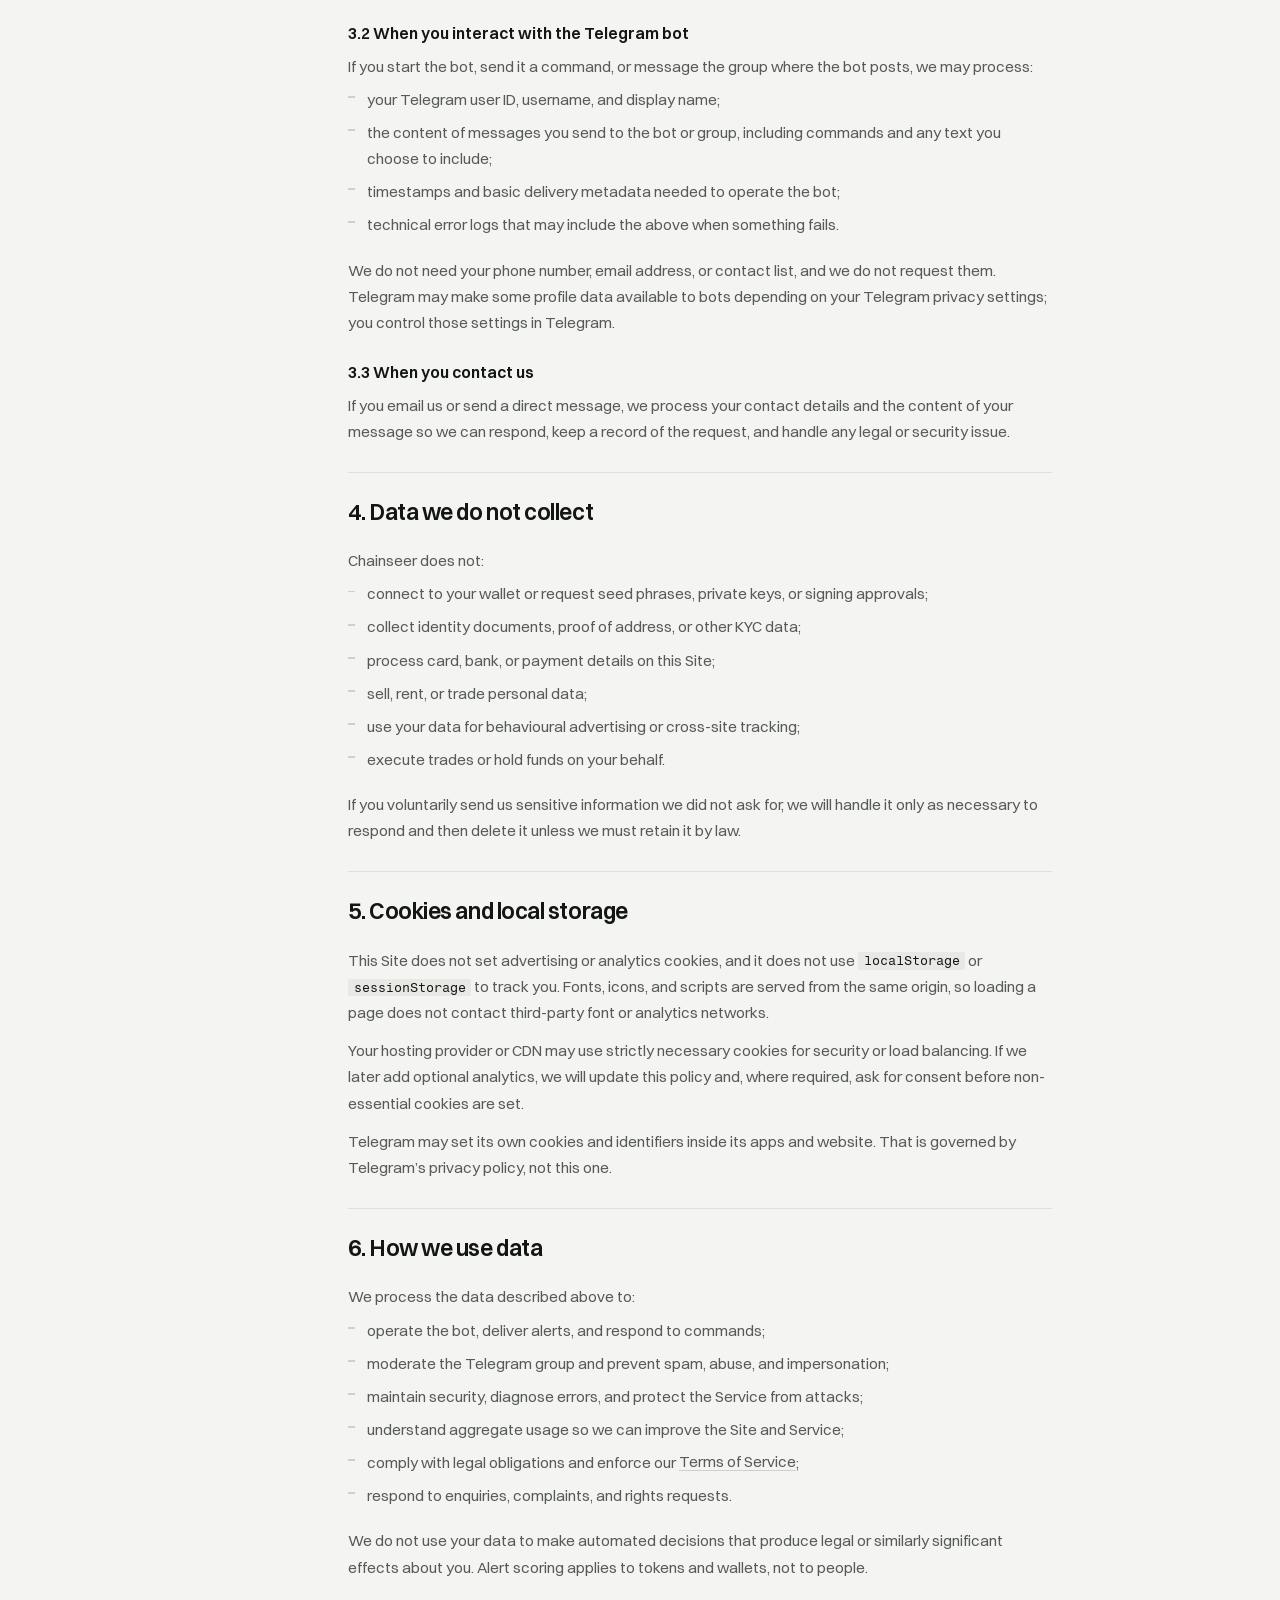
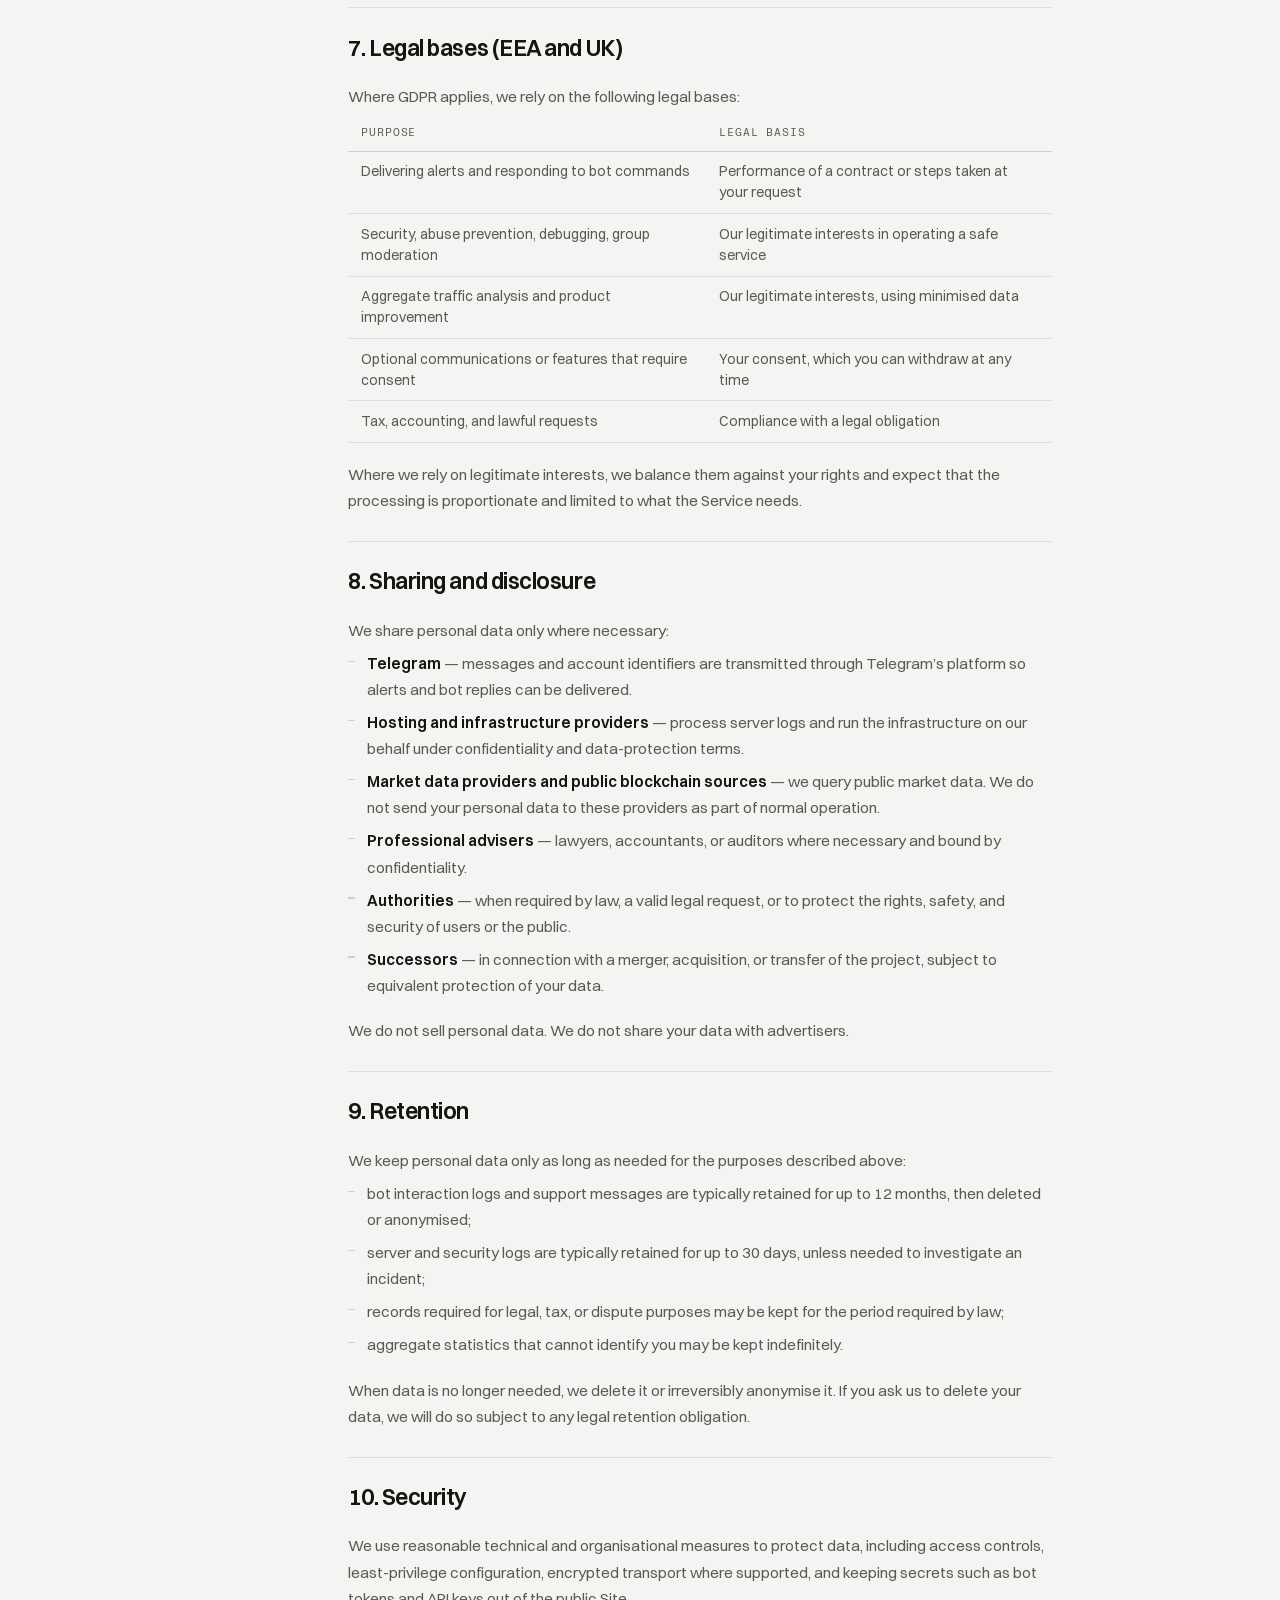
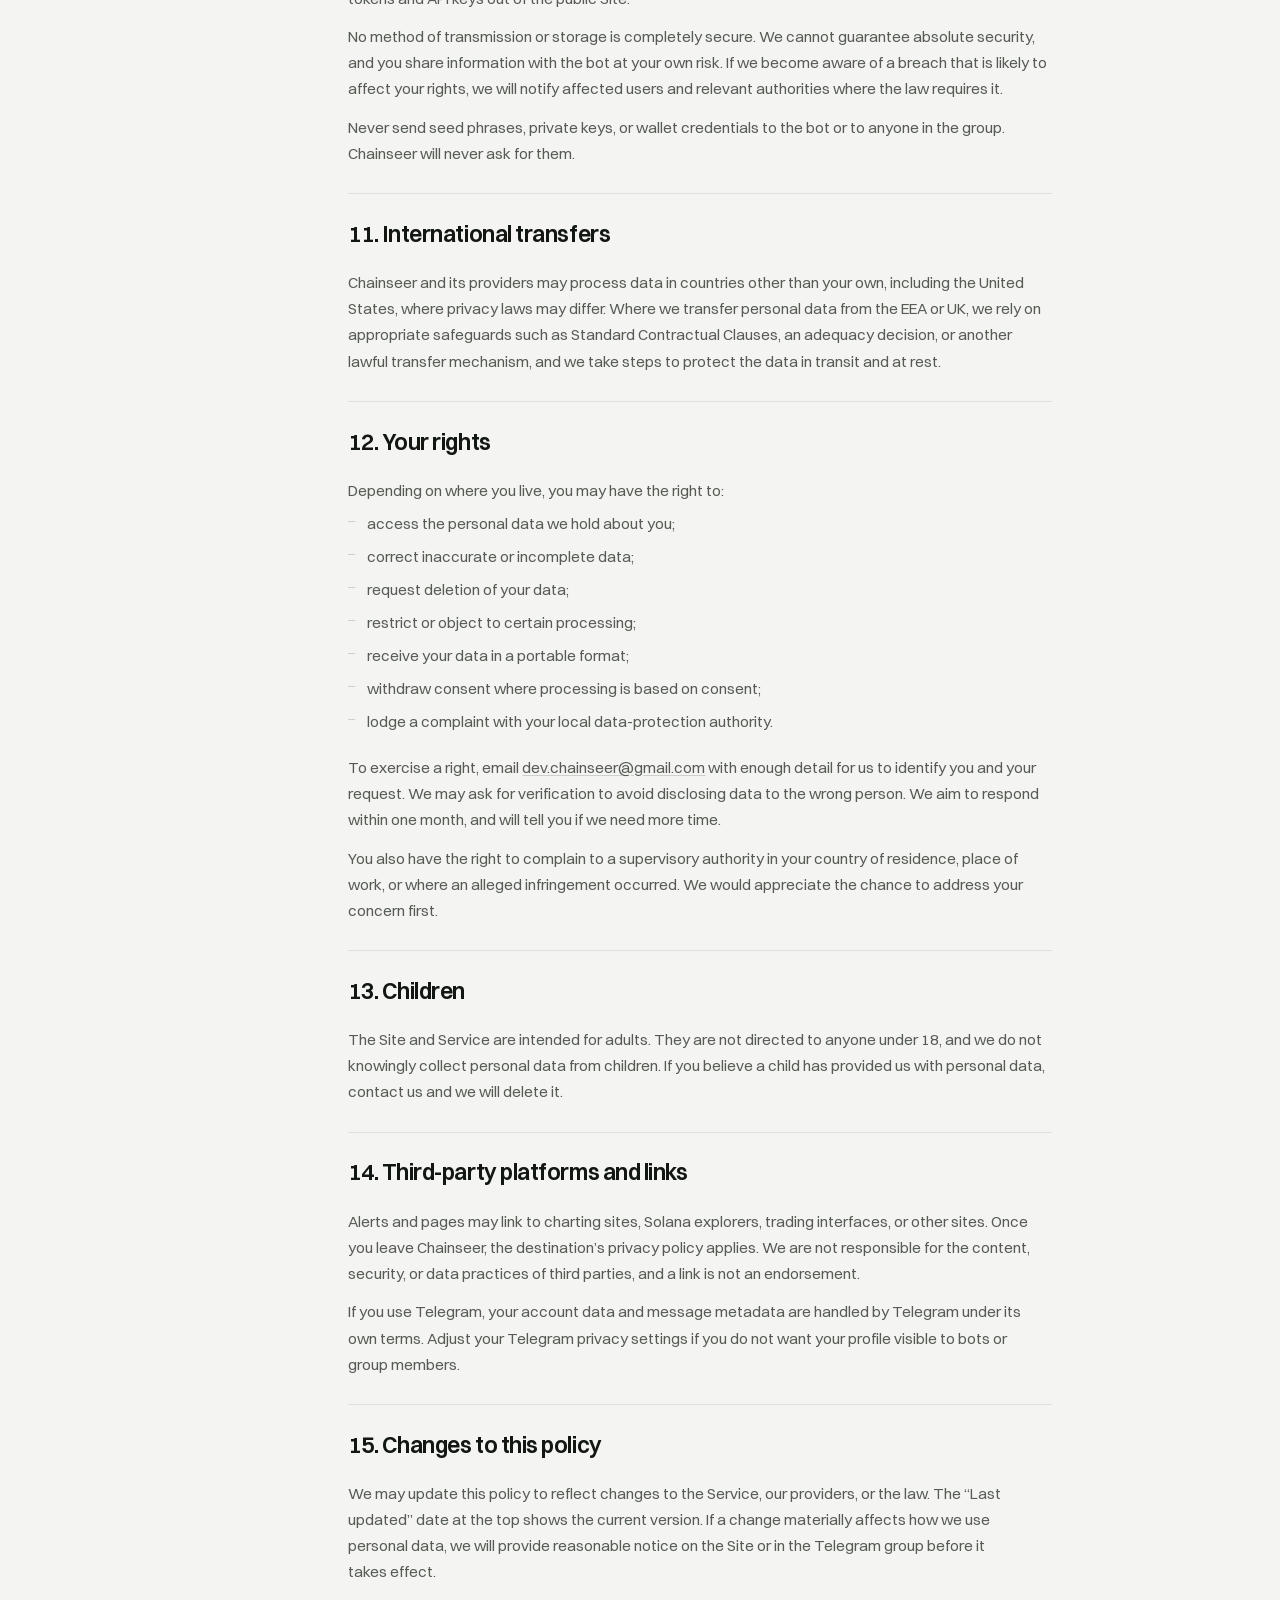
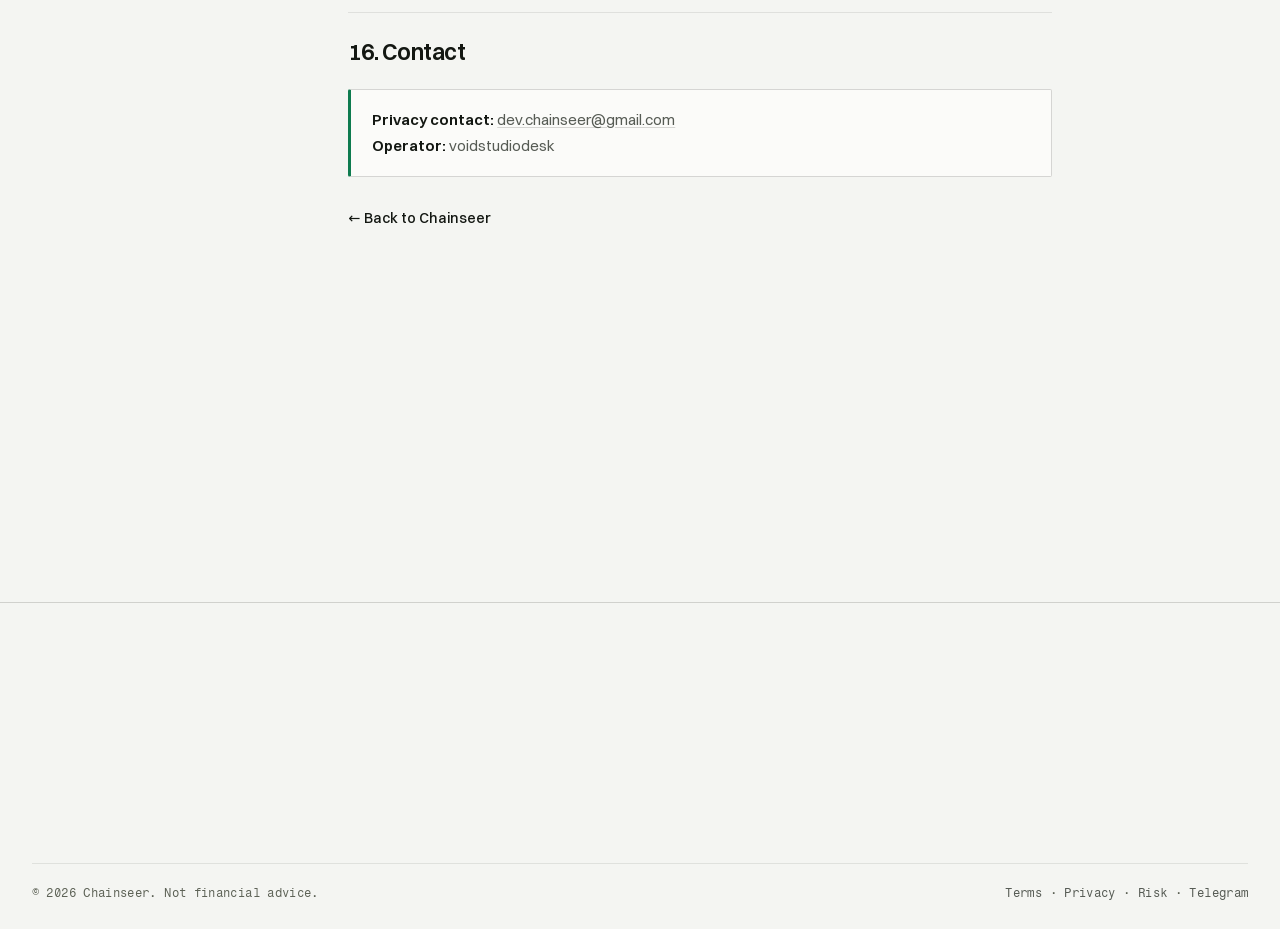
<file: privacy.html>
<!DOCTYPE html>
<html lang="en">
<head>
  <meta charset="utf-8">
  <meta name="viewport" content="width=device-width, initial-scale=1">
  <title>Privacy Policy — Chainseer</title>
  <meta name="description" content="What data Chainseer processes, why, and the choices you have. A static site with no advertising trackers and a no-tracking stance.">
  <meta name="theme-color" content="#f4f5f2">
  <link rel="canonical" href="https://chainseer.example/privacy.html">
  <meta name="robots" content="index,follow">
  <meta property="og:type" content="website">
  <meta property="og:site_name" content="Chainseer">
  <meta property="og:title" content="Privacy Policy — Chainseer">
  <meta property="og:description" content="What data Chainseer processes, why, and the choices you have. A static site with no advertising trackers.">
  <meta property="og:url" content="https://chainseer.example/privacy.html">
  <meta name="twitter:card" content="summary">
  <meta property="og:image" content="https://chainseer.example/assets/og.png">
  <meta property="og:image:alt" content="Chainseer headline poster: Almost nothing gets through.">
  <meta name="twitter:image" content="https://chainseer.example/assets/og.png">
  <meta name="twitter:title" content="Privacy Policy — Chainseer">
  <meta name="twitter:description" content="What data Chainseer processes, why, and the choices you have. A static site with no advertising trackers.">
  <link rel="icon" href="data:image/svg+xml,%3Csvg xmlns='http://www.w3.org/2000/svg' viewBox='0 0 32 32'%3E%3Crect width='32' height='32' rx='5' fill='%23131712'/%3E%3Cpath d='M6 13.5h20' stroke='%23f4f5f2' stroke-opacity='.5' stroke-width='1.6'/%3E%3Cpath d='m10 21 4 4 9-10' fill='none' stroke='%233fbf88' stroke-width='2.6' stroke-linecap='round' stroke-linejoin='round'/%3E%3C/svg%3E">
  <link rel="preload" href="assets/fonts/switzer-400-normal.woff2" as="font" type="font/woff2" crossorigin>
  <link rel="preload" href="assets/fonts/switzer-600-normal.woff2" as="font" type="font/woff2" crossorigin>
  <link rel="preload" href="assets/fonts/switzer-700-normal.woff2" as="font" type="font/woff2" crossorigin>
  <link rel="stylesheet" href="assets/fonts.css">
  <link rel="stylesheet" href="styles.css">
  <script>
    document.documentElement.classList.add("js");
    if (!matchMedia("(prefers-reduced-motion: reduce)").matches) document.documentElement.classList.add("motion");
  </script>
</head>
<body>
  <a class="skip-link" href="#main">Skip to content</a>
  <div id="curtain" aria-hidden="true"><div class="curtain__panel"></div><div class="curtain__gate"></div></div>

  <div id="page">
    <header class="site-header">
      <div class="wrap header-inner">
        <a class="brand" href="index.html" aria-label="Chainseer home">
          <svg class="brand-mark" viewBox="0 0 28 28" aria-hidden="true" focusable="false">
            <rect x="1" y="1" width="26" height="26" rx="2" fill="none" stroke="currentColor" stroke-width="1.6"/>
            <path d="M6 11.5h16" stroke="currentColor" stroke-opacity="0.45" stroke-width="1.4"/>
            <path d="m9.5 19.5 3.5 3.5 8-9" fill="none" stroke="#0e7b4f" stroke-width="2.4" stroke-linecap="round" stroke-linejoin="round"/>
          </svg>
          Chainseer
        </a>
        <div class="header-cta">
          <a class="plate plate-sm plate-ghost" href="index.html">Back to site</a>
          <a class="plate plate-sm" data-telegram href="https://t.me/chainseer" target="_blank" rel="noopener">Telegram alerts</a>
        </div>
        <button class="menu-btn" id="menu-btn" type="button" aria-expanded="false" aria-controls="menu" aria-label="Open menu">
          <span></span><span></span>
        </button>
      </div>
    </header>

    <main id="main" tabindex="-1">
      <div class="wrap legal-hero">
        <p class="gate-mark">Legal</p>
        <h1 class="display">Privacy Policy</h1>
        <p class="lede">This policy explains what data Chainseer processes, why, and the choices you have. It covers both this static website and the alert bot on Telegram.</p>
        <p class="legal-meta">
          <span><strong>Last updated:</strong> 20 October 2026</span>
          <span><strong>Effective:</strong> 20 October 2026</span>
          <span><strong>Version:</strong> 1.0</span>
        </p>
      </div>

      <div class="wrap legal-layout">
        <aside class="legal-toc" aria-label="On this page">
          <h2>On this page</h2>
          <nav>
            <a href="#who">1. Who we are</a>
            <a href="#scope">2. Scope</a>
            <a href="#collect">3. Data we collect</a>
            <a href="#not-collect">4. Data we do not collect</a>
            <a href="#cookies">5. Cookies and local storage</a>
            <a href="#use">6. How we use data</a>
            <a href="#bases">7. Legal bases</a>
            <a href="#share">8. Sharing</a>
            <a href="#retention">9. Retention</a>
            <a href="#security">10. Security</a>
            <a href="#transfers">11. International transfers</a>
            <a href="#rights">12. Your rights</a>
            <a href="#children">13. Children</a>
            <a href="#third-party">14. Third-party platforms</a>
            <a href="#changes">15. Changes</a>
            <a href="#contact">16. Contact</a>
          </nav>
        </aside>

        <article class="legal-body">
          <div class="legal-card callout">
            <p><strong>Short version.</strong> This is a static website with no advertising trackers. If you interact with the Telegram bot, Telegram and the bot process your Telegram identifiers and the messages you send. We do not ask for wallets, private keys, identity documents, or payment details, and we do not sell personal data.</p>
          </div>

          <section id="who">
            <h2>1. Who we are</h2>
            <p>Chainseer is an independent project operated by <strong>voidstudiodesk</strong> (“Chainseer”, “we”, “us”, “our”). For the purposes of the EU/UK General Data Protection Regulation, we act as the controller for the personal data described in this policy.</p>
            <p>You can reach us at <a href="mailto:dev.chainseer@gmail.com">dev.chainseer@gmail.com</a> for any privacy question or request.</p>
          </section>

          <section id="scope">
            <h2>2. Scope of this policy</h2>
            <p>This policy applies to:</p>
            <ul>
              <li>the Chainseer website, a static site served from our hosting provider;</li>
              <li>the Chainseer bot and alert group on Telegram;</li>
              <li>any direct support or legal correspondence you send us.</li>
            </ul>
            <p>It does not apply to Telegram itself, third-party data providers, Solana wallets or explorers, trading platforms, or any other third-party service you reach through a link. Those services have their own privacy policies.</p>
          </section>

          <section id="collect">
            <h2>3. Data we collect</h2>
            <h3>3.1 When you visit the website</h3>
            <p>The Site is a set of static HTML, CSS, and JavaScript files. It does not require an account and does not include advertising or analytics scripts. Our hosting provider may automatically record standard server-log data when it serves a request, such as IP address, user agent, requested URL, referrer, and timestamp. We use this only for security, debugging, and aggregate traffic analysis, and we do not use it to build profiles of individual visitors.</p>

            <h3>3.2 When you interact with the Telegram bot</h3>
            <p>If you start the bot, send it a command, or message the group where the bot posts, we may process:</p>
            <ul>
              <li>your Telegram user ID, username, and display name;</li>
              <li>the content of messages you send to the bot or group, including commands and any text you choose to include;</li>
              <li>timestamps and basic delivery metadata needed to operate the bot;</li>
              <li>technical error logs that may include the above when something fails.</li>
            </ul>
            <p>We do not need your phone number, email address, or contact list, and we do not request them. Telegram may make some profile data available to bots depending on your Telegram privacy settings; you control those settings in Telegram.</p>

            <h3>3.3 When you contact us</h3>
            <p>If you email us or send a direct message, we process your contact details and the content of your message so we can respond, keep a record of the request, and handle any legal or security issue.</p>
          </section>

          <section id="not-collect">
            <h2>4. Data we do not collect</h2>
            <p>Chainseer does not:</p>
            <ul>
              <li>connect to your wallet or request seed phrases, private keys, or signing approvals;</li>
              <li>collect identity documents, proof of address, or other KYC data;</li>
              <li>process card, bank, or payment details on this Site;</li>
              <li>sell, rent, or trade personal data;</li>
              <li>use your data for behavioural advertising or cross-site tracking;</li>
              <li>execute trades or hold funds on your behalf.</li>
            </ul>
            <p>If you voluntarily send us sensitive information we did not ask for, we will handle it only as necessary to respond and then delete it unless we must retain it by law.</p>
          </section>

          <section id="cookies">
            <h2>5. Cookies and local storage</h2>
            <p>This Site does not set advertising or analytics cookies, and it does not use <code>localStorage</code> or <code>sessionStorage</code> to track you. Fonts, icons, and scripts are served from the same origin, so loading a page does not contact third-party font or analytics networks.</p>
            <p>Your hosting provider or CDN may use strictly necessary cookies for security or load balancing. If we later add optional analytics, we will update this policy and, where required, ask for consent before non-essential cookies are set.</p>
            <p>Telegram may set its own cookies and identifiers inside its apps and website. That is governed by Telegram’s privacy policy, not this one.</p>
          </section>

          <section id="use">
            <h2>6. How we use data</h2>
            <p>We process the data described above to:</p>
            <ul>
              <li>operate the bot, deliver alerts, and respond to commands;</li>
              <li>moderate the Telegram group and prevent spam, abuse, and impersonation;</li>
              <li>maintain security, diagnose errors, and protect the Service from attacks;</li>
              <li>understand aggregate usage so we can improve the Site and Service;</li>
              <li>comply with legal obligations and enforce our <a href="terms.html">Terms of Service</a>;</li>
              <li>respond to enquiries, complaints, and rights requests.</li>
            </ul>
            <p>We do not use your data to make automated decisions that produce legal or similarly significant effects about you. Alert scoring applies to tokens and wallets, not to people.</p>
          </section>

          <section id="bases">
            <h2>7. Legal bases (EEA and UK)</h2>
            <p>Where GDPR applies, we rely on the following legal bases:</p>
            <table>
              <thead>
                <tr><th>Purpose</th><th>Legal basis</th></tr>
              </thead>
              <tbody>
                <tr><td>Delivering alerts and responding to bot commands</td><td>Performance of a contract or steps taken at your request</td></tr>
                <tr><td>Security, abuse prevention, debugging, group moderation</td><td>Our legitimate interests in operating a safe service</td></tr>
                <tr><td>Aggregate traffic analysis and product improvement</td><td>Our legitimate interests, using minimised data</td></tr>
                <tr><td>Optional communications or features that require consent</td><td>Your consent, which you can withdraw at any time</td></tr>
                <tr><td>Tax, accounting, and lawful requests</td><td>Compliance with a legal obligation</td></tr>
              </tbody>
            </table>
            <p>Where we rely on legitimate interests, we balance them against your rights and expect that the processing is proportionate and limited to what the Service needs.</p>
          </section>

          <section id="share">
            <h2>8. Sharing and disclosure</h2>
            <p>We share personal data only where necessary:</p>
            <ul>
              <li><strong>Telegram</strong> — messages and account identifiers are transmitted through Telegram’s platform so alerts and bot replies can be delivered.</li>
              <li><strong>Hosting and infrastructure providers</strong> — process server logs and run the infrastructure on our behalf under confidentiality and data-protection terms.</li>
              <li><strong>Market data providers and public blockchain sources</strong> — we query public market data. We do not send your personal data to these providers as part of normal operation.</li>
              <li><strong>Professional advisers</strong> — lawyers, accountants, or auditors where necessary and bound by confidentiality.</li>
              <li><strong>Authorities</strong> — when required by law, a valid legal request, or to protect the rights, safety, and security of users or the public.</li>
              <li><strong>Successors</strong> — in connection with a merger, acquisition, or transfer of the project, subject to equivalent protection of your data.</li>
            </ul>
            <p>We do not sell personal data. We do not share your data with advertisers.</p>
          </section>

          <section id="retention">
            <h2>9. Retention</h2>
            <p>We keep personal data only as long as needed for the purposes described above:</p>
            <ul>
              <li>bot interaction logs and support messages are typically retained for up to 12 months, then deleted or anonymised;</li>
              <li>server and security logs are typically retained for up to 30 days, unless needed to investigate an incident;</li>
              <li>records required for legal, tax, or dispute purposes may be kept for the period required by law;</li>
              <li>aggregate statistics that cannot identify you may be kept indefinitely.</li>
            </ul>
            <p>When data is no longer needed, we delete it or irreversibly anonymise it. If you ask us to delete your data, we will do so subject to any legal retention obligation.</p>
          </section>

          <section id="security">
            <h2>10. Security</h2>
            <p>We use reasonable technical and organisational measures to protect data, including access controls, least-privilege configuration, encrypted transport where supported, and keeping secrets such as bot tokens and API keys out of the public Site.</p>
            <p>No method of transmission or storage is completely secure. We cannot guarantee absolute security, and you share information with the bot at your own risk. If we become aware of a breach that is likely to affect your rights, we will notify affected users and relevant authorities where the law requires it.</p>
            <p>Never send seed phrases, private keys, or wallet credentials to the bot or to anyone in the group. Chainseer will never ask for them.</p>
          </section>

          <section id="transfers">
            <h2>11. International transfers</h2>
            <p>Chainseer and its providers may process data in countries other than your own, including the United States, where privacy laws may differ. Where we transfer personal data from the EEA or UK, we rely on appropriate safeguards such as Standard Contractual Clauses, an adequacy decision, or another lawful transfer mechanism, and we take steps to protect the data in transit and at rest.</p>
          </section>

          <section id="rights">
            <h2>12. Your rights</h2>
            <p>Depending on where you live, you may have the right to:</p>
            <ul>
              <li>access the personal data we hold about you;</li>
              <li>correct inaccurate or incomplete data;</li>
              <li>request deletion of your data;</li>
              <li>restrict or object to certain processing;</li>
              <li>receive your data in a portable format;</li>
              <li>withdraw consent where processing is based on consent;</li>
              <li>lodge a complaint with your local data-protection authority.</li>
            </ul>
            <p>To exercise a right, email <a href="mailto:dev.chainseer@gmail.com">dev.chainseer@gmail.com</a> with enough detail for us to identify you and your request. We may ask for verification to avoid disclosing data to the wrong person. We aim to respond within one month, and will tell you if we need more time.</p>
            <p>You also have the right to complain to a supervisory authority in your country of residence, place of work, or where an alleged infringement occurred. We would appreciate the chance to address your concern first.</p>
          </section>

          <section id="children">
            <h2>13. Children</h2>
            <p>The Site and Service are intended for adults. They are not directed to anyone under 18, and we do not knowingly collect personal data from children. If you believe a child has provided us with personal data, contact us and we will delete it.</p>
          </section>

          <section id="third-party">
            <h2>14. Third-party platforms and links</h2>
            <p>Alerts and pages may link to charting sites, Solana explorers, trading interfaces, or other sites. Once you leave Chainseer, the destination’s privacy policy applies. We are not responsible for the content, security, or data practices of third parties, and a link is not an endorsement.</p>
            <p>If you use Telegram, your account data and message metadata are handled by Telegram under its own terms. Adjust your Telegram privacy settings if you do not want your profile visible to bots or group members.</p>
          </section>

          <section id="changes">
            <h2>15. Changes to this policy</h2>
            <p>We may update this policy to reflect changes to the Service, our providers, or the law. The “Last updated” date at the top shows the current version. If a change materially affects how we use personal data, we will provide reasonable notice on the Site or in the Telegram group before it takes effect.</p>
          </section>

          <section id="contact">
            <h2>16. Contact</h2>
            <div class="legal-card callout">
              <p><strong>Privacy contact:</strong> <a href="mailto:dev.chainseer@gmail.com">dev.chainseer@gmail.com</a><br>
              <strong>Operator:</strong> voidstudiodesk</p>
            </div>
            <p class="back"><a href="index.html">Back to Chainseer</a></p>
          </section>
        </article>
      </div>
    </main>

    <footer class="site-footer">
      <div class="wrap footer-bottom">
        <p>© <span id="year">2026</span> Chainseer. Not financial advice.</p>
        <p><a href="terms.html">Terms</a> · <a href="privacy.html">Privacy</a> · <a href="risk.html">Risk</a> · <a data-telegram href="https://t.me/chainseer" target="_blank" rel="noopener">Telegram</a></p>
      </div>
    </footer>
  </div>

  <nav id="menu" class="menu" aria-label="Menu">
    <a href="index.html">Home</a>
    <a href="index.html#how">The screen</a>
    <a href="index.html#alerts">Alerts</a>
    <a href="index.html#faq">FAQ</a>
    <a href="terms.html">Terms</a>
    <a href="privacy.html">Privacy</a>
    <a href="risk.html">Risk</a>
    <div class="menu-legal">
      <span>read-only</span>
      <span>no wallet</span>
      <span>not financial advice</span>
    </div>
  </nav>

  <div class="toast" id="toast" role="status" aria-live="polite"></div>
  <script src="assets/vendor/gsap.min.js"></script>
  <script src="assets/vendor/ScrollTrigger.min.js"></script>
  <script src="assets/vendor/SplitText.min.js"></script>
  <script src="assets/vendor/lenis.min.js"></script>
  <script src="main.js" defer></script>
</body>
</html>
</file>
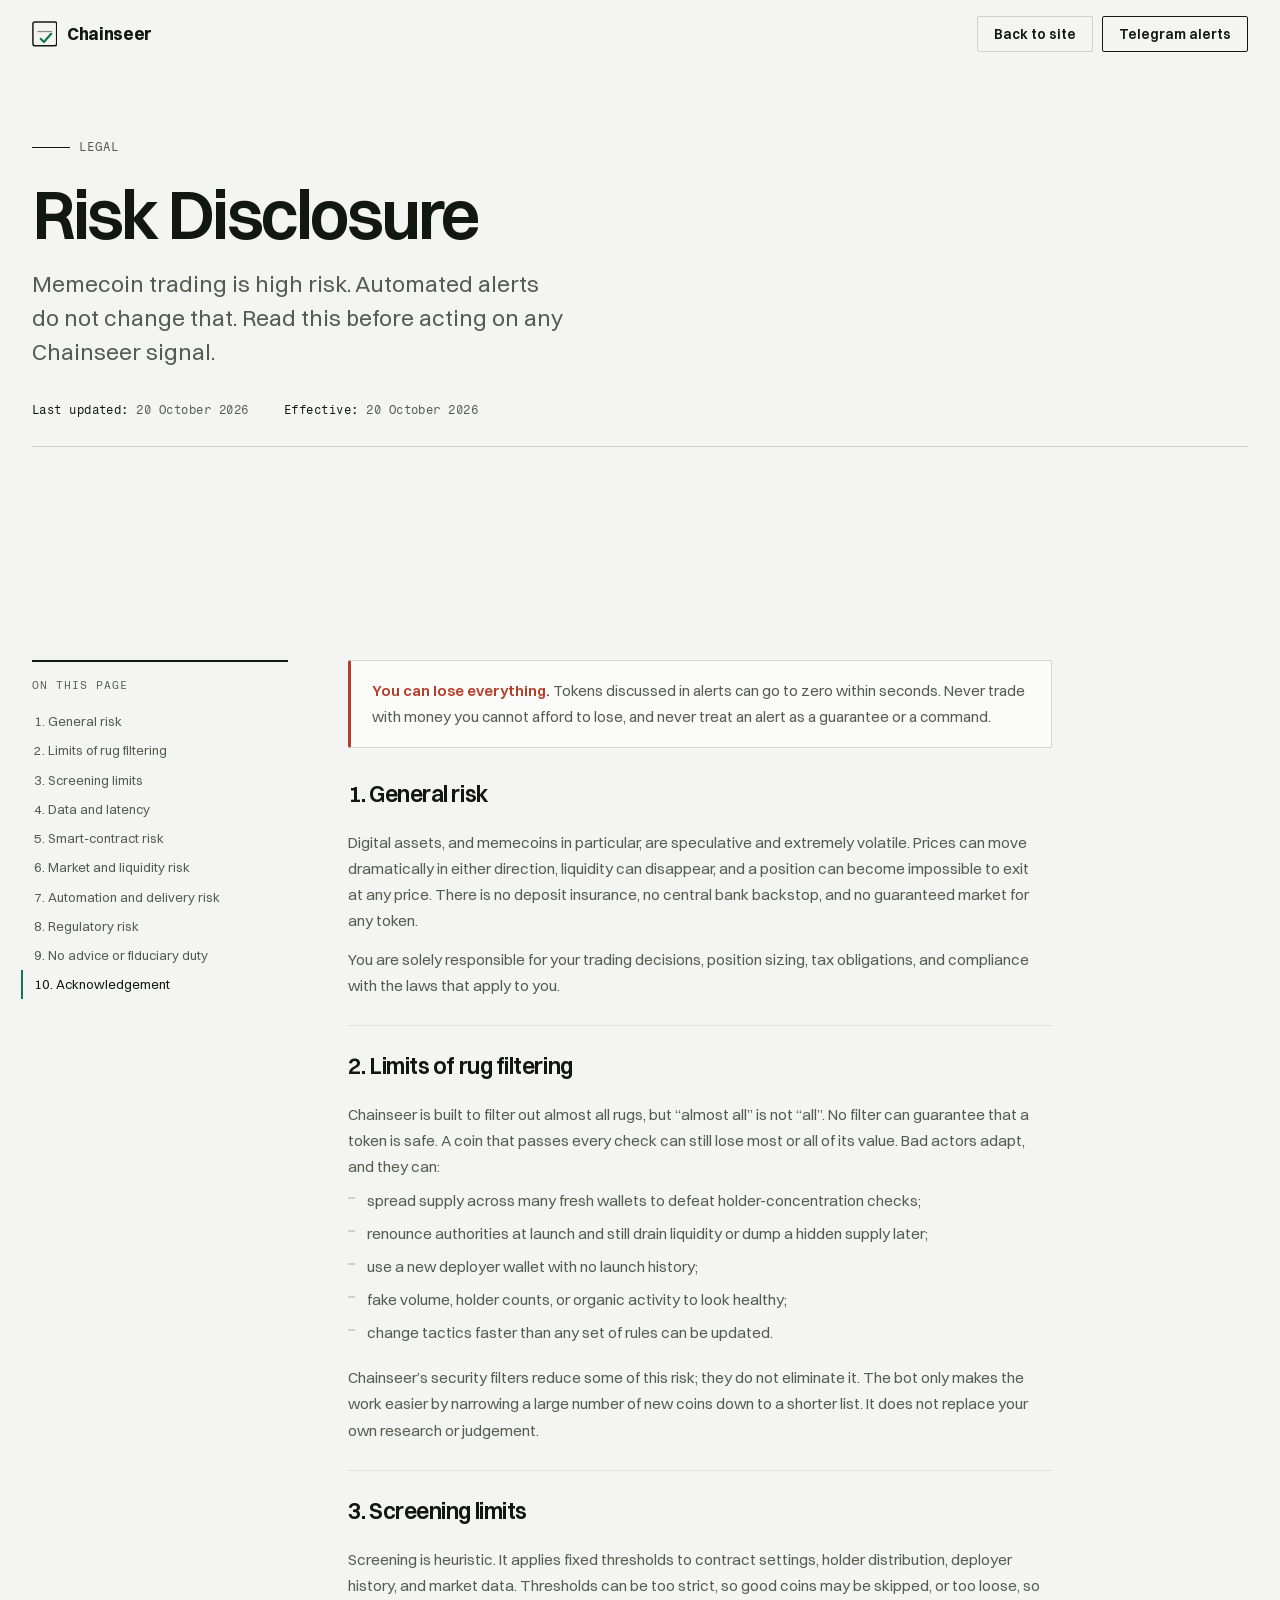
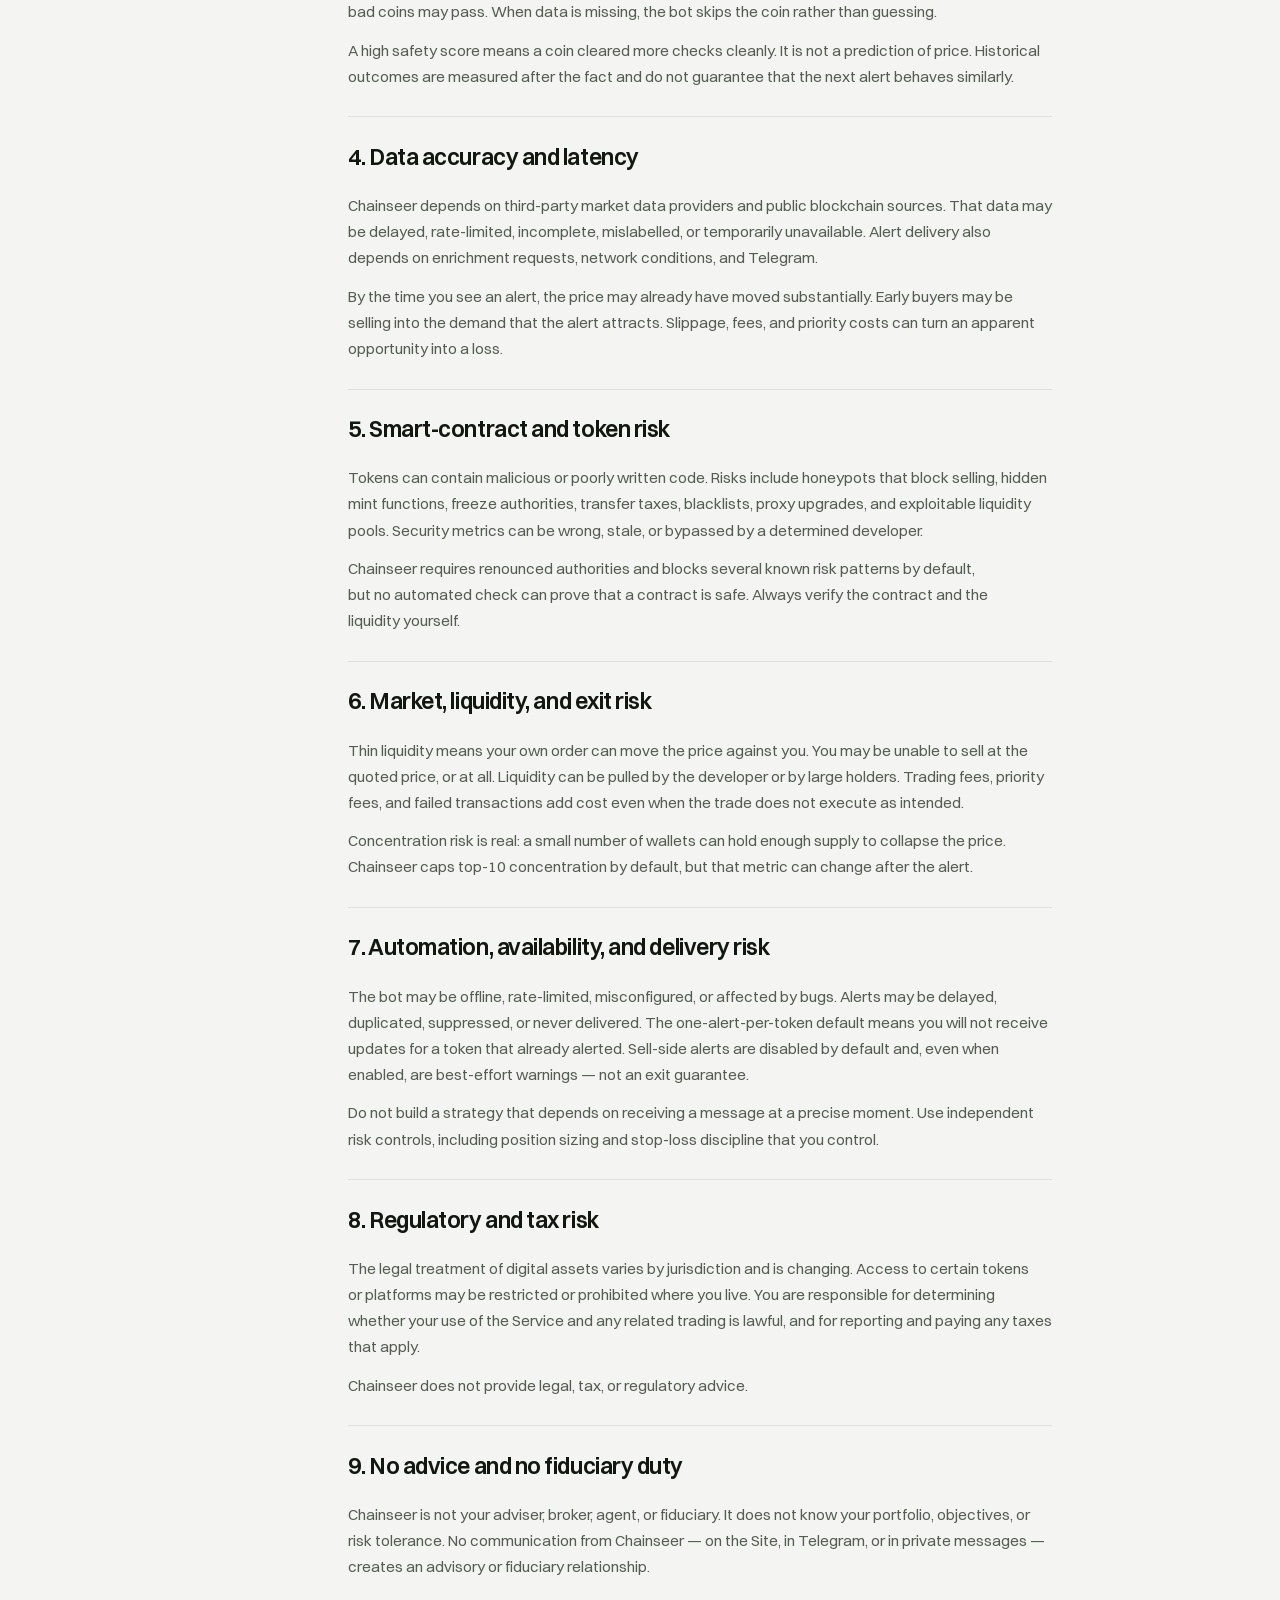
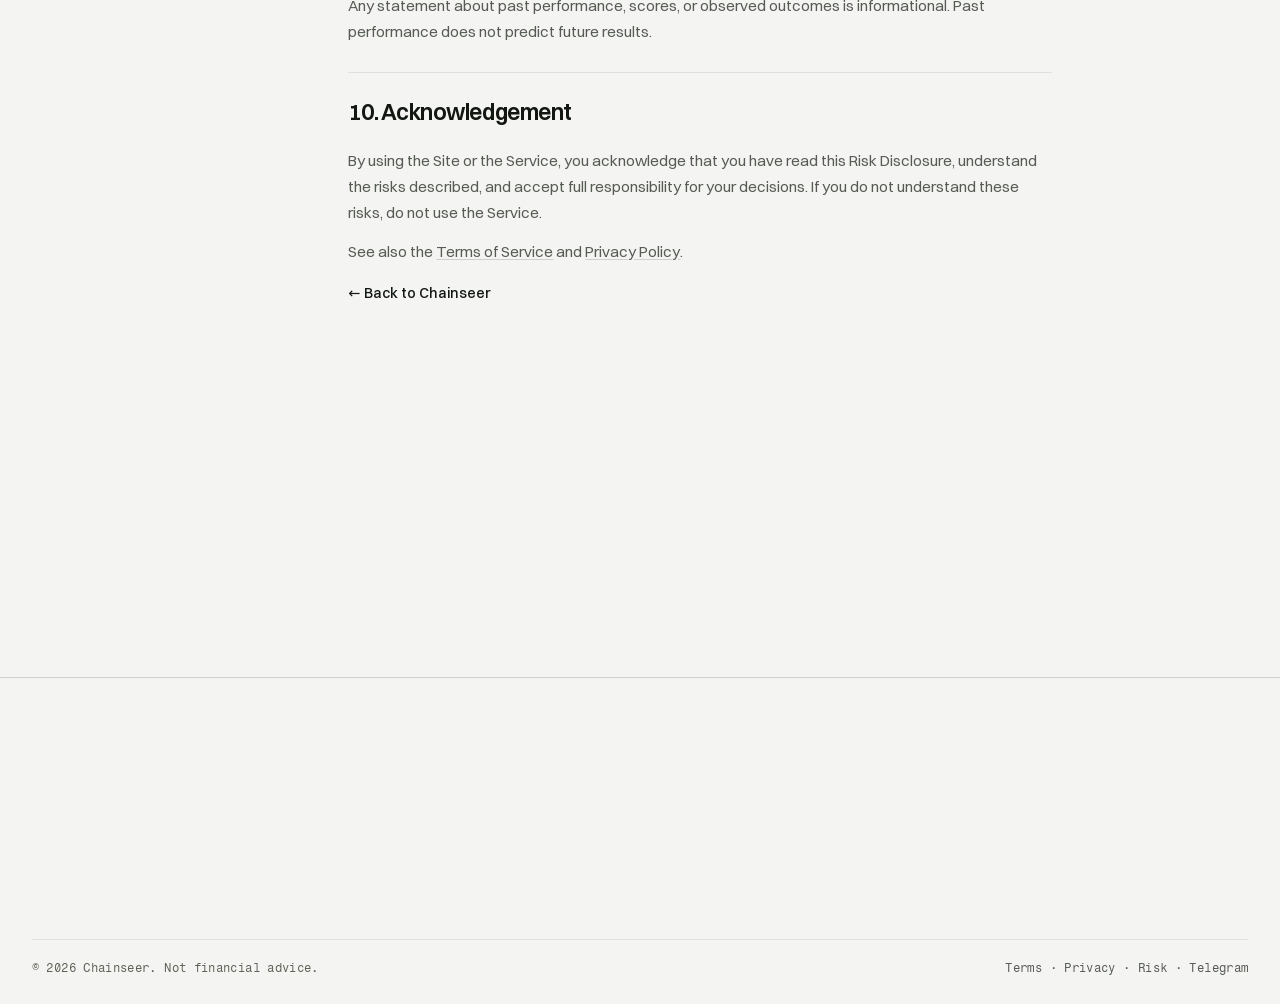
<file: risk.html>
<!DOCTYPE html>
<html lang="en">
<head>
  <meta charset="utf-8">
  <meta name="viewport" content="width=device-width, initial-scale=1">
  <title>Risk Disclosure — Chainseer</title>
  <meta name="description" content="The risks of trading memecoins and relying on automated rug-filtering alerts.">
  <meta name="theme-color" content="#f4f5f2">
  <link rel="canonical" href="https://chainseer.example/risk.html">
  <meta name="robots" content="index,follow">
  <meta property="og:type" content="website">
  <meta property="og:site_name" content="Chainseer">
  <meta property="og:title" content="Risk Disclosure — Chainseer">
  <meta property="og:description" content="The risks of trading memecoins and relying on automated rug-filtering alerts.">
  <meta property="og:url" content="https://chainseer.example/risk.html">
  <meta name="twitter:card" content="summary">
  <meta property="og:image" content="https://chainseer.example/assets/og.png">
  <meta property="og:image:alt" content="Chainseer headline poster: Almost nothing gets through.">
  <meta name="twitter:image" content="https://chainseer.example/assets/og.png">
  <meta name="twitter:title" content="Risk Disclosure — Chainseer">
  <meta name="twitter:description" content="The risks of trading memecoins and relying on automated rug-filtering alerts.">
  <link rel="icon" href="data:image/svg+xml,%3Csvg xmlns='http://www.w3.org/2000/svg' viewBox='0 0 32 32'%3E%3Crect width='32' height='32' rx='5' fill='%23131712'/%3E%3Cpath d='M6 13.5h20' stroke='%23f4f5f2' stroke-opacity='.5' stroke-width='1.6'/%3E%3Cpath d='m10 21 4 4 9-10' fill='none' stroke='%233fbf88' stroke-width='2.6' stroke-linecap='round' stroke-linejoin='round'/%3E%3C/svg%3E">
  <link rel="preload" href="assets/fonts/switzer-400-normal.woff2" as="font" type="font/woff2" crossorigin>
  <link rel="preload" href="assets/fonts/switzer-600-normal.woff2" as="font" type="font/woff2" crossorigin>
  <link rel="preload" href="assets/fonts/switzer-700-normal.woff2" as="font" type="font/woff2" crossorigin>
  <link rel="stylesheet" href="assets/fonts.css">
  <link rel="stylesheet" href="styles.css">
  <script>
    document.documentElement.classList.add("js");
    if (!matchMedia("(prefers-reduced-motion: reduce)").matches) document.documentElement.classList.add("motion");
  </script>
</head>
<body>
  <a class="skip-link" href="#main">Skip to content</a>
  <div id="curtain" aria-hidden="true"><div class="curtain__panel"></div><div class="curtain__gate"></div></div>

  <div id="page">
    <header class="site-header">
      <div class="wrap header-inner">
        <a class="brand" href="index.html" aria-label="Chainseer home">
          <svg class="brand-mark" viewBox="0 0 28 28" aria-hidden="true" focusable="false">
            <rect x="1" y="1" width="26" height="26" rx="2" fill="none" stroke="currentColor" stroke-width="1.6"/>
            <path d="M6 11.5h16" stroke="currentColor" stroke-opacity="0.45" stroke-width="1.4"/>
            <path d="m9.5 19.5 3.5 3.5 8-9" fill="none" stroke="#0e7b4f" stroke-width="2.4" stroke-linecap="round" stroke-linejoin="round"/>
          </svg>
          Chainseer
        </a>
        <div class="header-cta">
          <a class="plate plate-sm plate-ghost" href="index.html">Back to site</a>
          <a class="plate plate-sm" data-telegram href="https://t.me/chainseer" target="_blank" rel="noopener">Telegram alerts</a>
        </div>
        <button class="menu-btn" id="menu-btn" type="button" aria-expanded="false" aria-controls="menu" aria-label="Open menu">
          <span></span><span></span>
        </button>
      </div>
    </header>

    <main id="main" tabindex="-1">
      <div class="wrap legal-hero">
        <p class="gate-mark">Legal</p>
        <h1 class="display">Risk Disclosure</h1>
        <p class="lede">Memecoin trading is high risk. Automated alerts do not change that. Read this before acting on any Chainseer signal.</p>
        <p class="legal-meta">
          <span><strong>Last updated:</strong> 20 October 2026</span>
          <span><strong>Effective:</strong> 20 October 2026</span>
        </p>
      </div>

      <div class="wrap legal-layout">
        <aside class="legal-toc" aria-label="On this page">
          <h2>On this page</h2>
          <nav>
            <a href="#general">1. General risk</a>
            <a href="#filtering">2. Limits of rug filtering</a>
            <a href="#screening">3. Screening limits</a>
            <a href="#data">4. Data and latency</a>
            <a href="#contract">5. Smart-contract risk</a>
            <a href="#market">6. Market and liquidity risk</a>
            <a href="#automation">7. Automation and delivery risk</a>
            <a href="#regulatory">8. Regulatory risk</a>
            <a href="#no-advice">9. No advice or fiduciary duty</a>
            <a href="#acknowledgement">10. Acknowledgement</a>
          </nav>
        </aside>

        <article class="legal-body">
          <div class="legal-card warn">
            <p><strong>You can lose everything.</strong> Tokens discussed in alerts can go to zero within seconds. Never trade with money you cannot afford to lose, and never treat an alert as a guarantee or a command.</p>
          </div>

          <section id="general">
            <h2>1. General risk</h2>
            <p>Digital assets, and memecoins in particular, are speculative and extremely volatile. Prices can move dramatically in either direction, liquidity can disappear, and a position can become impossible to exit at any price. There is no deposit insurance, no central bank backstop, and no guaranteed market for any token.</p>
            <p>You are solely responsible for your trading decisions, position sizing, tax obligations, and compliance with the laws that apply to you.</p>
          </section>

          <section id="filtering">
            <h2>2. Limits of rug filtering</h2>
            <p>Chainseer is built to filter out almost all rugs, but “almost all” is not “all”. No filter can guarantee that a token is safe. A coin that passes every check can still lose most or all of its value. Bad actors adapt, and they can:</p>
            <ul>
              <li>spread supply across many fresh wallets to defeat holder-concentration checks;</li>
              <li>renounce authorities at launch and still drain liquidity or dump a hidden supply later;</li>
              <li>use a new deployer wallet with no launch history;</li>
              <li>fake volume, holder counts, or organic activity to look healthy;</li>
              <li>change tactics faster than any set of rules can be updated.</li>
            </ul>
            <p>Chainseer’s security filters reduce some of this risk; they do not eliminate it. The bot only makes the work easier by narrowing a large number of new coins down to a shorter list. It does not replace your own research or judgement.</p>
          </section>

          <section id="screening">
            <h2>3. Screening limits</h2>
            <p>Screening is heuristic. It applies fixed thresholds to contract settings, holder distribution, deployer history, and market data. Thresholds can be too strict, so good coins may be skipped, or too loose, so bad coins may pass. When data is missing, the bot skips the coin rather than guessing.</p>
            <p>A high safety score means a coin cleared more checks cleanly. It is not a prediction of price. Historical outcomes are measured after the fact and do not guarantee that the next alert behaves similarly.</p>
          </section>

          <section id="data">
            <h2>4. Data accuracy and latency</h2>
            <p>Chainseer depends on third-party market data providers and public blockchain sources. That data may be delayed, rate-limited, incomplete, mislabelled, or temporarily unavailable. Alert delivery also depends on enrichment requests, network conditions, and Telegram.</p>
            <p>By the time you see an alert, the price may already have moved substantially. Early buyers may be selling into the demand that the alert attracts. Slippage, fees, and priority costs can turn an apparent opportunity into a loss.</p>
          </section>

          <section id="contract">
            <h2>5. Smart-contract and token risk</h2>
            <p>Tokens can contain malicious or poorly written code. Risks include honeypots that block selling, hidden mint functions, freeze authorities, transfer taxes, blacklists, proxy upgrades, and exploitable liquidity pools. Security metrics can be wrong, stale, or bypassed by a determined developer.</p>
            <p>Chainseer requires renounced authorities and blocks several known risk patterns by default, but no automated check can prove that a contract is safe. Always verify the contract and the liquidity yourself.</p>
          </section>

          <section id="market">
            <h2>6. Market, liquidity, and exit risk</h2>
            <p>Thin liquidity means your own order can move the price against you. You may be unable to sell at the quoted price, or at all. Liquidity can be pulled by the developer or by large holders. Trading fees, priority fees, and failed transactions add cost even when the trade does not execute as intended.</p>
            <p>Concentration risk is real: a small number of wallets can hold enough supply to collapse the price. Chainseer caps top-10 concentration by default, but that metric can change after the alert.</p>
          </section>

          <section id="automation">
            <h2>7. Automation, availability, and delivery risk</h2>
            <p>The bot may be offline, rate-limited, misconfigured, or affected by bugs. Alerts may be delayed, duplicated, suppressed, or never delivered. The one-alert-per-token default means you will not receive updates for a token that already alerted. Sell-side alerts are disabled by default and, even when enabled, are best-effort warnings — not an exit guarantee.</p>
            <p>Do not build a strategy that depends on receiving a message at a precise moment. Use independent risk controls, including position sizing and stop-loss discipline that you control.</p>
          </section>

          <section id="regulatory">
            <h2>8. Regulatory and tax risk</h2>
            <p>The legal treatment of digital assets varies by jurisdiction and is changing. Access to certain tokens or platforms may be restricted or prohibited where you live. You are responsible for determining whether your use of the Service and any related trading is lawful, and for reporting and paying any taxes that apply.</p>
            <p>Chainseer does not provide legal, tax, or regulatory advice.</p>
          </section>

          <section id="no-advice">
            <h2>9. No advice and no fiduciary duty</h2>
            <p>Chainseer is not your adviser, broker, agent, or fiduciary. It does not know your portfolio, objectives, or risk tolerance. No communication from Chainseer — on the Site, in Telegram, or in private messages — creates an advisory or fiduciary relationship.</p>
            <p>Any statement about past performance, scores, or observed outcomes is informational. Past performance does not predict future results.</p>
          </section>

          <section id="acknowledgement">
            <h2>10. Acknowledgement</h2>
            <p>By using the Site or the Service, you acknowledge that you have read this Risk Disclosure, understand the risks described, and accept full responsibility for your decisions. If you do not understand these risks, do not use the Service.</p>
            <p>See also the <a href="terms.html">Terms of Service</a> and <a href="privacy.html">Privacy Policy</a>.</p>
            <p class="back"><a href="index.html">Back to Chainseer</a></p>
          </section>
        </article>
      </div>
    </main>

    <footer class="site-footer">
      <div class="wrap footer-bottom">
        <p>© <span id="year">2026</span> Chainseer. Not financial advice.</p>
        <p><a href="terms.html">Terms</a> · <a href="privacy.html">Privacy</a> · <a href="risk.html">Risk</a> · <a data-telegram href="https://t.me/chainseer" target="_blank" rel="noopener">Telegram</a></p>
      </div>
    </footer>
  </div>

  <nav id="menu" class="menu" aria-label="Menu">
    <a href="index.html">Home</a>
    <a href="index.html#how">The screen</a>
    <a href="index.html#alerts">Alerts</a>
    <a href="index.html#faq">FAQ</a>
    <a href="terms.html">Terms</a>
    <a href="privacy.html">Privacy</a>
    <a href="risk.html">Risk</a>
    <div class="menu-legal">
      <span>read-only</span>
      <span>no wallet</span>
      <span>not financial advice</span>
    </div>
  </nav>

  <div class="toast" id="toast" role="status" aria-live="polite"></div>
  <script src="assets/vendor/gsap.min.js"></script>
  <script src="assets/vendor/ScrollTrigger.min.js"></script>
  <script src="assets/vendor/SplitText.min.js"></script>
  <script src="assets/vendor/lenis.min.js"></script>
  <script src="main.js" defer></script>
</body>
</html>
</file>
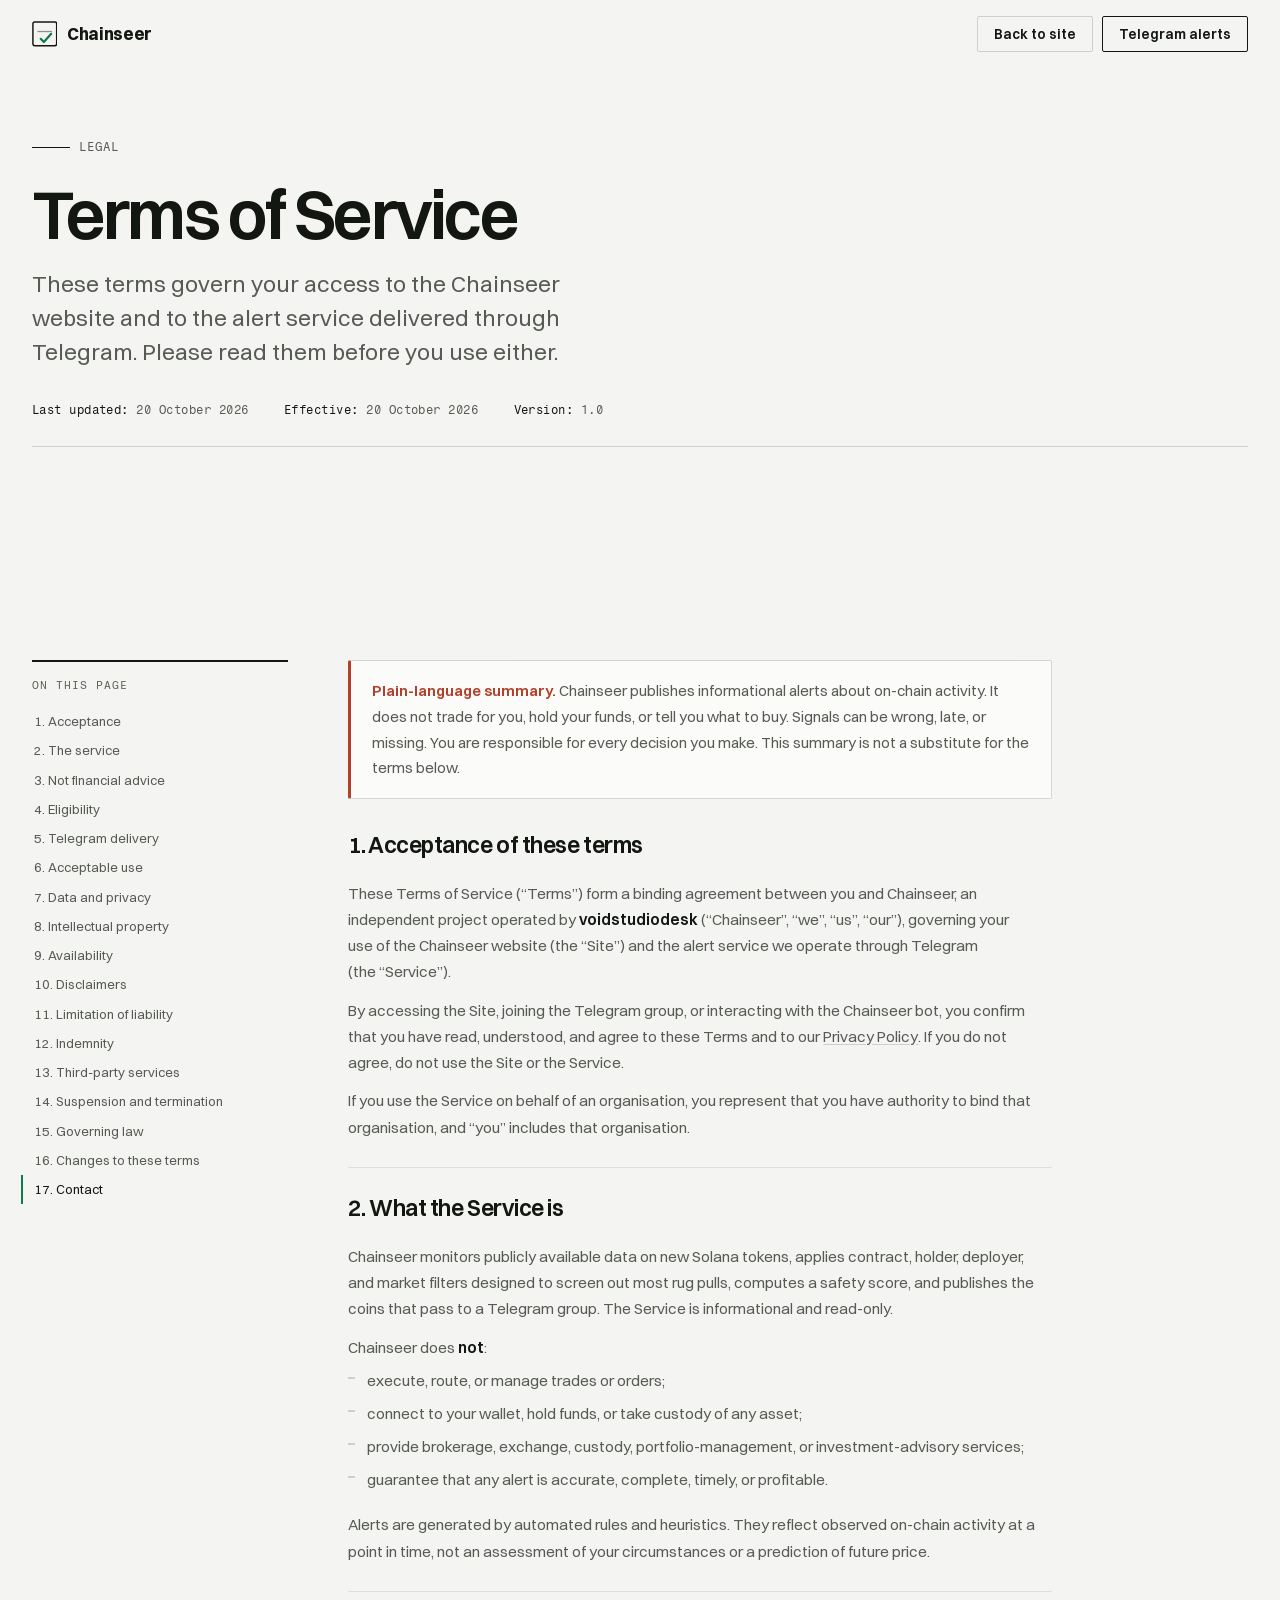
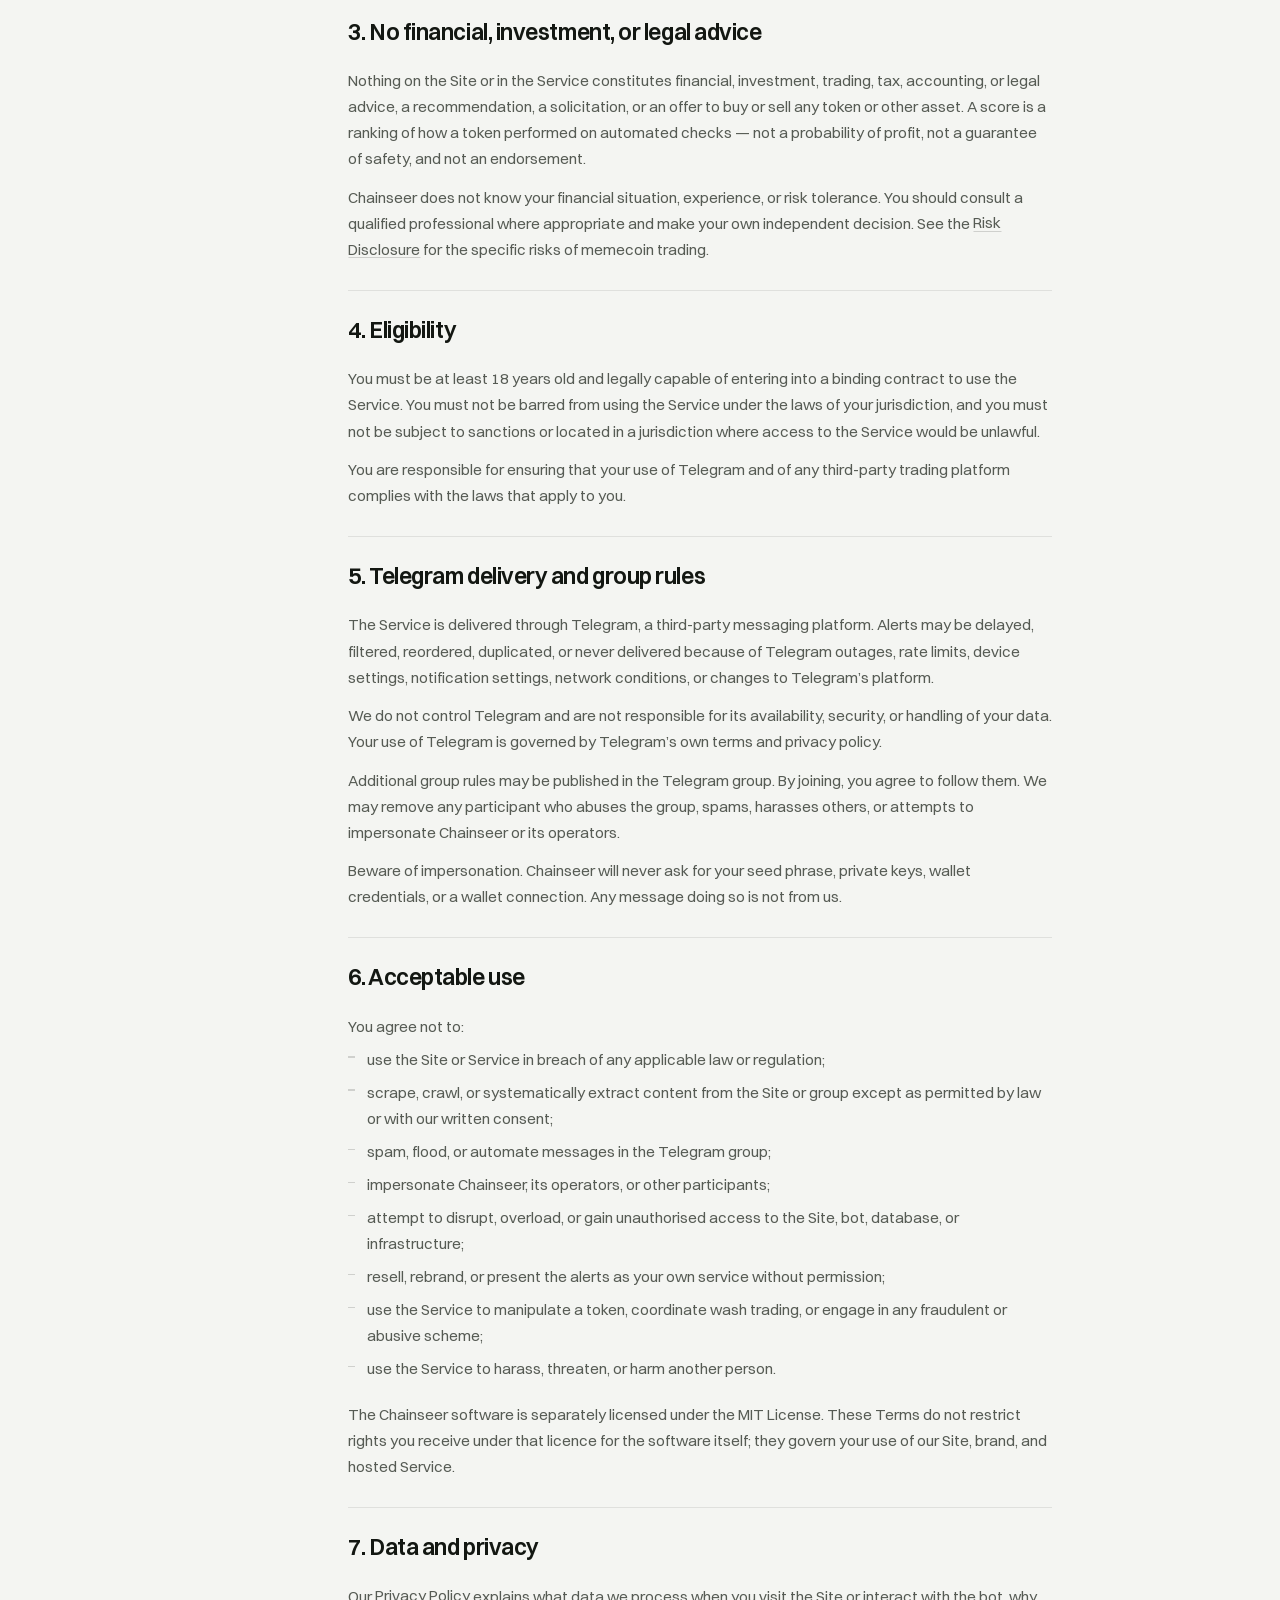
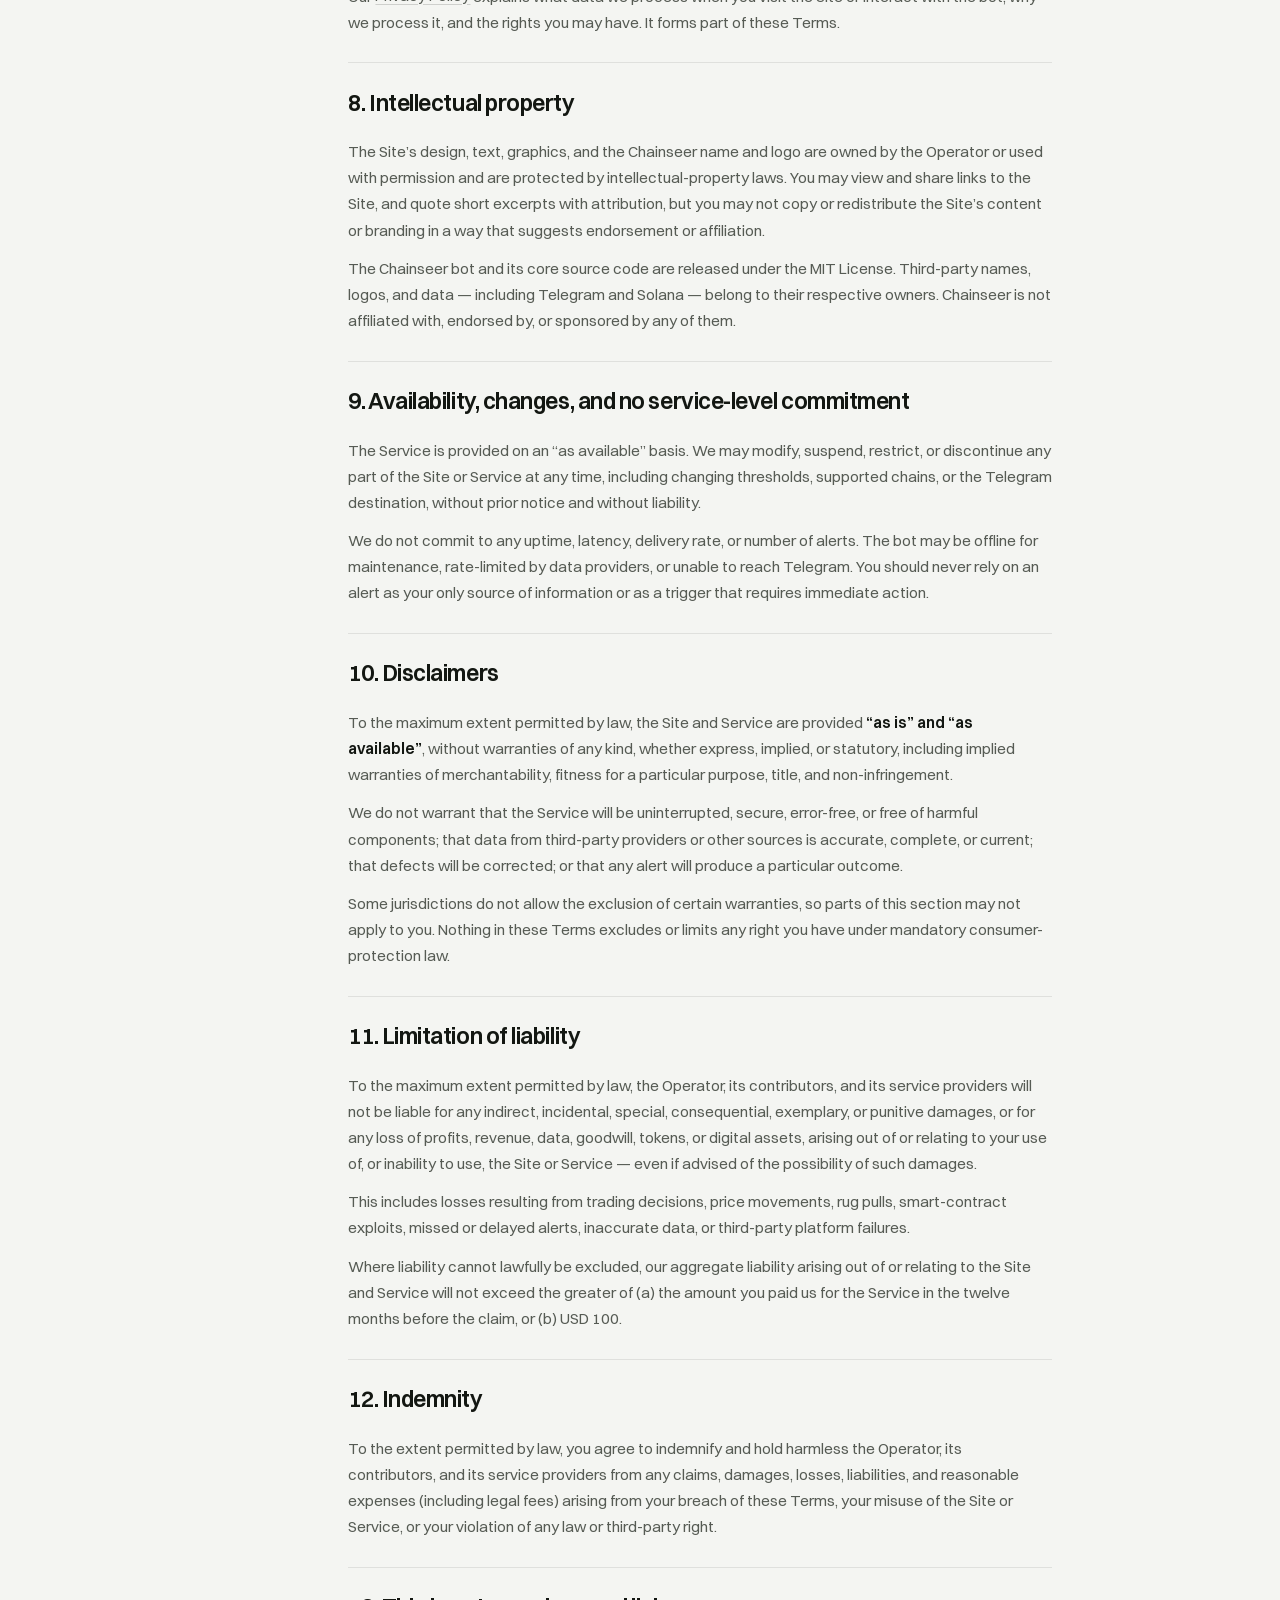
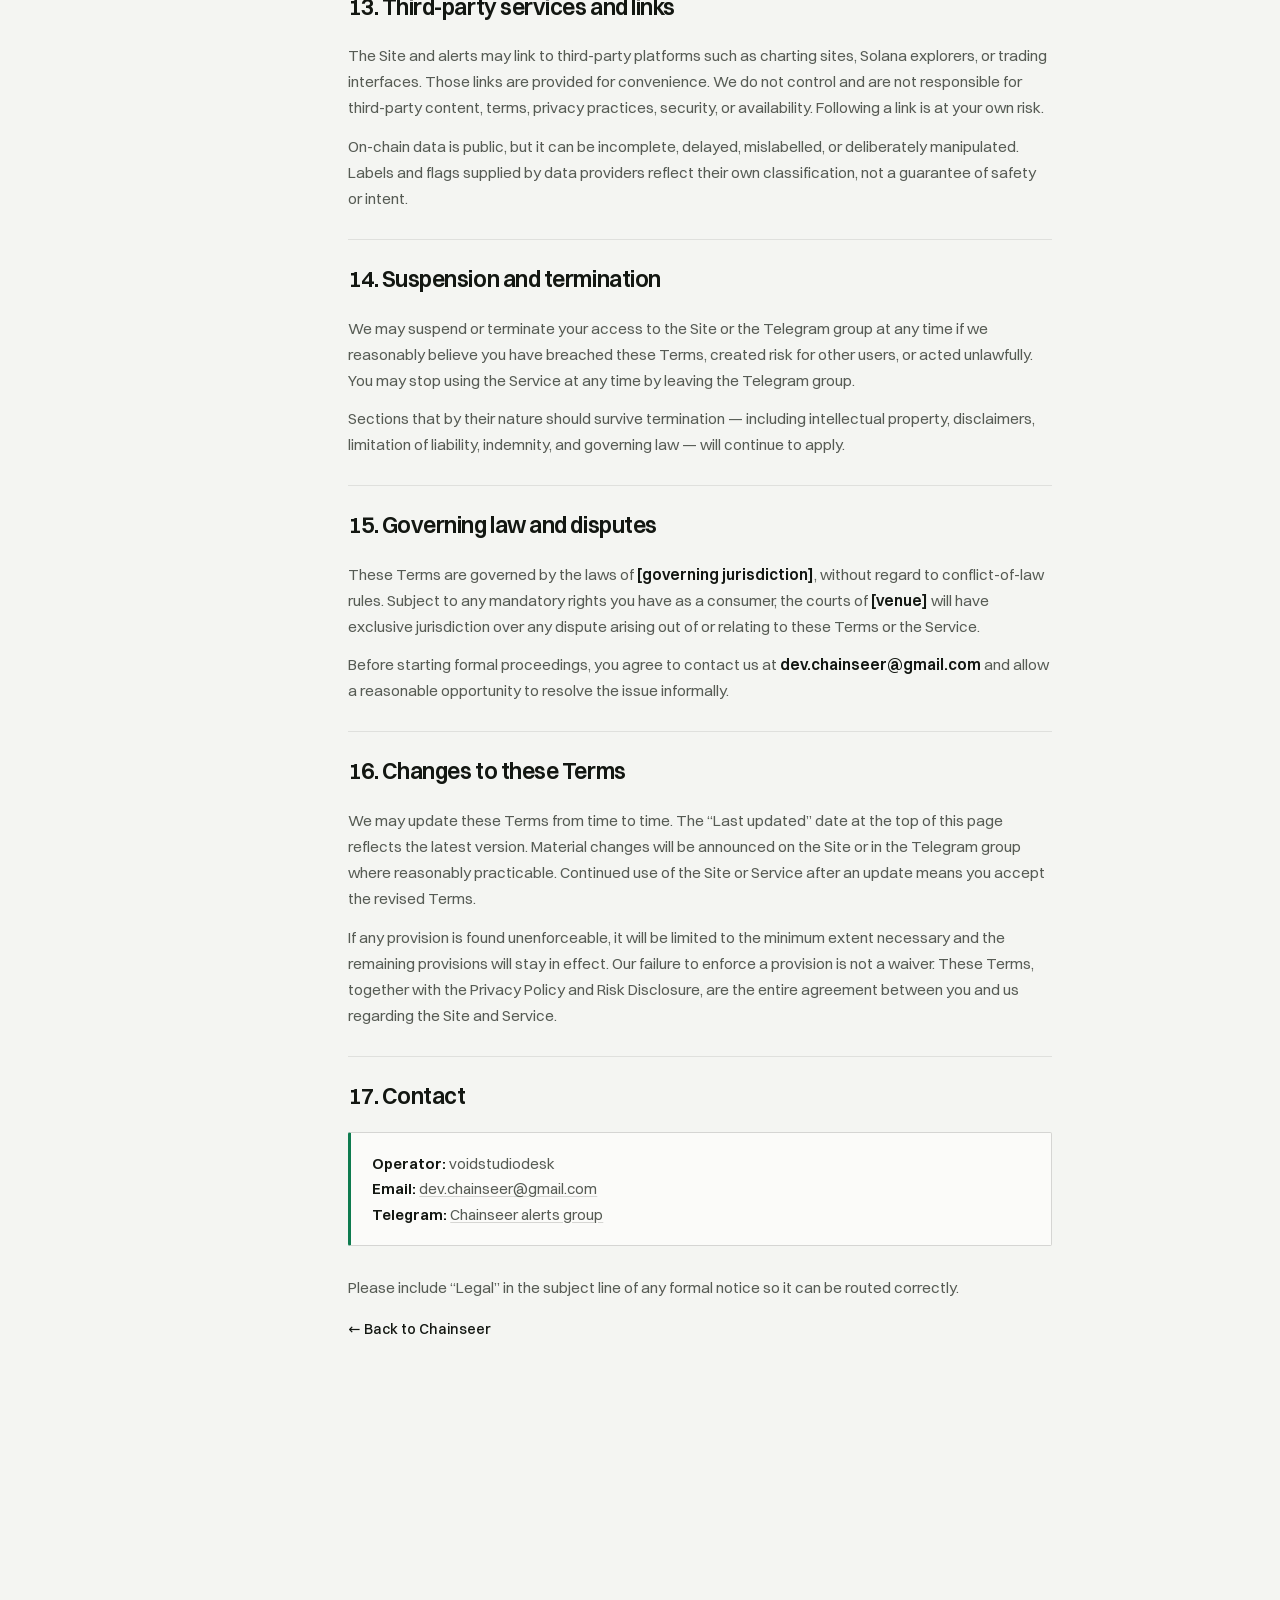
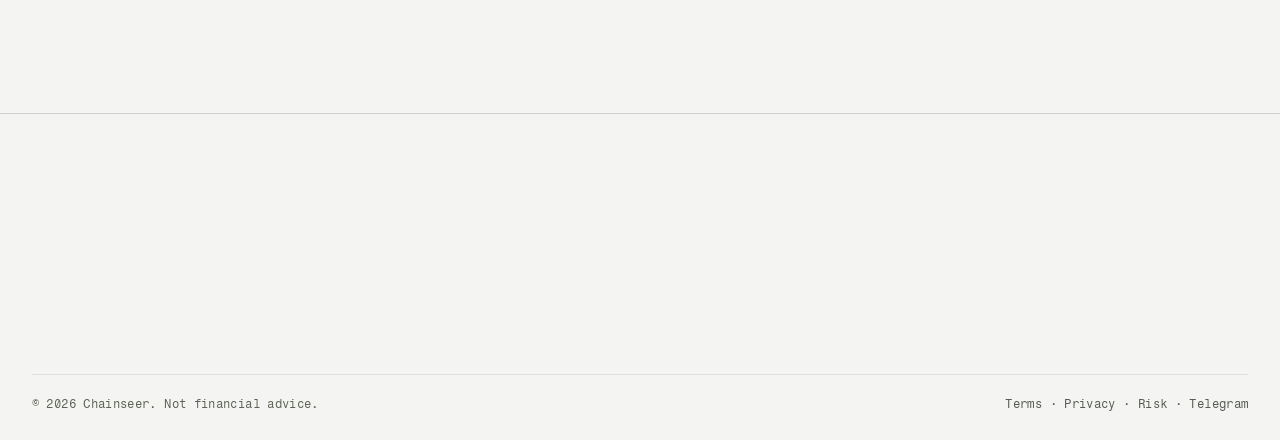
<file: terms.html>
<!DOCTYPE html>
<html lang="en">
<head>
  <meta charset="utf-8">
  <meta name="viewport" content="width=device-width, initial-scale=1">
  <title>Terms of Service — Chainseer</title>
  <meta name="description" content="The terms that govern your use of the Chainseer website and the Telegram alert service.">
  <meta name="theme-color" content="#f4f5f2">
  <link rel="canonical" href="https://chainseer.example/terms.html">
  <meta name="robots" content="index,follow">
  <meta property="og:type" content="website">
  <meta property="og:site_name" content="Chainseer">
  <meta property="og:title" content="Terms of Service — Chainseer">
  <meta property="og:description" content="The terms that govern your use of the Chainseer website and the Telegram alert service.">
  <meta property="og:url" content="https://chainseer.example/terms.html">
  <meta name="twitter:card" content="summary">
  <meta property="og:image" content="https://chainseer.example/assets/og.png">
  <meta property="og:image:alt" content="Chainseer headline poster: Almost nothing gets through.">
  <meta name="twitter:image" content="https://chainseer.example/assets/og.png">
  <meta name="twitter:title" content="Terms of Service — Chainseer">
  <meta name="twitter:description" content="The terms that govern your use of the Chainseer website and the Telegram alert service.">
  <link rel="icon" href="data:image/svg+xml,%3Csvg xmlns='http://www.w3.org/2000/svg' viewBox='0 0 32 32'%3E%3Crect width='32' height='32' rx='5' fill='%23131712'/%3E%3Cpath d='M6 13.5h20' stroke='%23f4f5f2' stroke-opacity='.5' stroke-width='1.6'/%3E%3Cpath d='m10 21 4 4 9-10' fill='none' stroke='%233fbf88' stroke-width='2.6' stroke-linecap='round' stroke-linejoin='round'/%3E%3C/svg%3E">
  <link rel="preload" href="assets/fonts/switzer-400-normal.woff2" as="font" type="font/woff2" crossorigin>
  <link rel="preload" href="assets/fonts/switzer-600-normal.woff2" as="font" type="font/woff2" crossorigin>
  <link rel="preload" href="assets/fonts/switzer-700-normal.woff2" as="font" type="font/woff2" crossorigin>
  <link rel="stylesheet" href="assets/fonts.css">
  <link rel="stylesheet" href="styles.css">
  <script>
    document.documentElement.classList.add("js");
    if (!matchMedia("(prefers-reduced-motion: reduce)").matches) document.documentElement.classList.add("motion");
  </script>
</head>
<body>
  <a class="skip-link" href="#main">Skip to content</a>
  <div id="curtain" aria-hidden="true"><div class="curtain__panel"></div><div class="curtain__gate"></div></div>

  <div id="page">
    <header class="site-header">
      <div class="wrap header-inner">
        <a class="brand" href="index.html" aria-label="Chainseer home">
          <svg class="brand-mark" viewBox="0 0 28 28" aria-hidden="true" focusable="false">
            <rect x="1" y="1" width="26" height="26" rx="2" fill="none" stroke="currentColor" stroke-width="1.6"/>
            <path d="M6 11.5h16" stroke="currentColor" stroke-opacity="0.45" stroke-width="1.4"/>
            <path d="m9.5 19.5 3.5 3.5 8-9" fill="none" stroke="#0e7b4f" stroke-width="2.4" stroke-linecap="round" stroke-linejoin="round"/>
          </svg>
          Chainseer
        </a>
        <div class="header-cta">
          <a class="plate plate-sm plate-ghost" href="index.html">Back to site</a>
          <a class="plate plate-sm" data-telegram href="https://t.me/chainseer" target="_blank" rel="noopener">Telegram alerts</a>
        </div>
        <button class="menu-btn" id="menu-btn" type="button" aria-expanded="false" aria-controls="menu" aria-label="Open menu">
          <span></span><span></span>
        </button>
      </div>
    </header>

    <main id="main" tabindex="-1">
      <div class="wrap legal-hero">
        <p class="gate-mark">Legal</p>
        <h1 class="display">Terms of Service</h1>
        <p class="lede">These terms govern your access to the Chainseer website and to the alert service delivered through Telegram. Please read them before you use either.</p>
        <p class="legal-meta">
          <span><strong>Last updated:</strong> 20 October 2026</span>
          <span><strong>Effective:</strong> 20 October 2026</span>
          <span><strong>Version:</strong> 1.0</span>
        </p>
      </div>

      <div class="wrap legal-layout">
        <aside class="legal-toc" aria-label="On this page">
          <h2>On this page</h2>
          <nav>
            <a href="#acceptance">1. Acceptance</a>
            <a href="#service">2. The service</a>
            <a href="#not-advice">3. Not financial advice</a>
            <a href="#eligibility">4. Eligibility</a>
            <a href="#telegram">5. Telegram delivery</a>
            <a href="#use">6. Acceptable use</a>
            <a href="#data">7. Data and privacy</a>
            <a href="#ip">8. Intellectual property</a>
            <a href="#availability">9. Availability</a>
            <a href="#disclaimers">10. Disclaimers</a>
            <a href="#liability">11. Limitation of liability</a>
            <a href="#indemnity">12. Indemnity</a>
            <a href="#third-party">13. Third-party services</a>
            <a href="#termination">14. Suspension and termination</a>
            <a href="#law">15. Governing law</a>
            <a href="#changes">16. Changes to these terms</a>
            <a href="#contact">17. Contact</a>
          </nav>
        </aside>

        <article class="legal-body">
          <div class="legal-card warn">
            <p><strong>Plain-language summary.</strong> Chainseer publishes informational alerts about on-chain activity. It does not trade for you, hold your funds, or tell you what to buy. Signals can be wrong, late, or missing. You are responsible for every decision you make. This summary is not a substitute for the terms below.</p>
          </div>

          <section id="acceptance">
            <h2>1. Acceptance of these terms</h2>
            <p>These Terms of Service (“Terms”) form a binding agreement between you and Chainseer, an independent project operated by <strong>voidstudiodesk</strong> (“Chainseer”, “we”, “us”, “our”), governing your use of the Chainseer website (the “Site”) and the alert service we operate through Telegram (the “Service”).</p>
            <p>By accessing the Site, joining the Telegram group, or interacting with the Chainseer bot, you confirm that you have read, understood, and agree to these Terms and to our <a href="privacy.html">Privacy Policy</a>. If you do not agree, do not use the Site or the Service.</p>
            <p>If you use the Service on behalf of an organisation, you represent that you have authority to bind that organisation, and “you” includes that organisation.</p>
          </section>

          <section id="service">
            <h2>2. What the Service is</h2>
            <p>Chainseer monitors publicly available data on new Solana tokens, applies contract, holder, deployer, and market filters designed to screen out most rug pulls, computes a safety score, and publishes the coins that pass to a Telegram group. The Service is informational and read-only.</p>
            <p>Chainseer does <strong>not</strong>:</p>
            <ul>
              <li>execute, route, or manage trades or orders;</li>
              <li>connect to your wallet, hold funds, or take custody of any asset;</li>
              <li>provide brokerage, exchange, custody, portfolio-management, or investment-advisory services;</li>
              <li>guarantee that any alert is accurate, complete, timely, or profitable.</li>
            </ul>
            <p>Alerts are generated by automated rules and heuristics. They reflect observed on-chain activity at a point in time, not an assessment of your circumstances or a prediction of future price.</p>
          </section>

          <section id="not-advice">
            <h2>3. No financial, investment, or legal advice</h2>
            <p>Nothing on the Site or in the Service constitutes financial, investment, trading, tax, accounting, or legal advice, a recommendation, a solicitation, or an offer to buy or sell any token or other asset. A score is a ranking of how a token performed on automated checks — not a probability of profit, not a guarantee of safety, and not an endorsement.</p>
            <p>Chainseer does not know your financial situation, experience, or risk tolerance. You should consult a qualified professional where appropriate and make your own independent decision. See the <a href="risk.html">Risk Disclosure</a> for the specific risks of memecoin trading.</p>
          </section>

          <section id="eligibility">
            <h2>4. Eligibility</h2>
            <p>You must be at least 18 years old and legally capable of entering into a binding contract to use the Service. You must not be barred from using the Service under the laws of your jurisdiction, and you must not be subject to sanctions or located in a jurisdiction where access to the Service would be unlawful.</p>
            <p>You are responsible for ensuring that your use of Telegram and of any third-party trading platform complies with the laws that apply to you.</p>
          </section>

          <section id="telegram">
            <h2>5. Telegram delivery and group rules</h2>
            <p>The Service is delivered through Telegram, a third-party messaging platform. Alerts may be delayed, filtered, reordered, duplicated, or never delivered because of Telegram outages, rate limits, device settings, notification settings, network conditions, or changes to Telegram’s platform.</p>
            <p>We do not control Telegram and are not responsible for its availability, security, or handling of your data. Your use of Telegram is governed by Telegram’s own terms and privacy policy.</p>
            <p>Additional group rules may be published in the Telegram group. By joining, you agree to follow them. We may remove any participant who abuses the group, spams, harasses others, or attempts to impersonate Chainseer or its operators.</p>
            <p>Beware of impersonation. Chainseer will never ask for your seed phrase, private keys, wallet credentials, or a wallet connection. Any message doing so is not from us.</p>
          </section>

          <section id="use">
            <h2>6. Acceptable use</h2>
            <p>You agree not to:</p>
            <ul>
              <li>use the Site or Service in breach of any applicable law or regulation;</li>
              <li>scrape, crawl, or systematically extract content from the Site or group except as permitted by law or with our written consent;</li>
              <li>spam, flood, or automate messages in the Telegram group;</li>
              <li>impersonate Chainseer, its operators, or other participants;</li>
              <li>attempt to disrupt, overload, or gain unauthorised access to the Site, bot, database, or infrastructure;</li>
              <li>resell, rebrand, or present the alerts as your own service without permission;</li>
              <li>use the Service to manipulate a token, coordinate wash trading, or engage in any fraudulent or abusive scheme;</li>
              <li>use the Service to harass, threaten, or harm another person.</li>
            </ul>
            <p>The Chainseer software is separately licensed under the MIT License. These Terms do not restrict rights you receive under that licence for the software itself; they govern your use of our Site, brand, and hosted Service.</p>
          </section>

          <section id="data">
            <h2>7. Data and privacy</h2>
            <p>Our <a href="privacy.html">Privacy Policy</a> explains what data we process when you visit the Site or interact with the bot, why we process it, and the rights you may have. It forms part of these Terms.</p>
          </section>

          <section id="ip">
            <h2>8. Intellectual property</h2>
            <p>The Site’s design, text, graphics, and the Chainseer name and logo are owned by the Operator or used with permission and are protected by intellectual-property laws. You may view and share links to the Site, and quote short excerpts with attribution, but you may not copy or redistribute the Site’s content or branding in a way that suggests endorsement or affiliation.</p>
            <p>The Chainseer bot and its core source code are released under the MIT License. Third-party names, logos, and data — including Telegram and Solana — belong to their respective owners. Chainseer is not affiliated with, endorsed by, or sponsored by any of them.</p>
          </section>

          <section id="availability">
            <h2>9. Availability, changes, and no service-level commitment</h2>
            <p>The Service is provided on an “as available” basis. We may modify, suspend, restrict, or discontinue any part of the Site or Service at any time, including changing thresholds, supported chains, or the Telegram destination, without prior notice and without liability.</p>
            <p>We do not commit to any uptime, latency, delivery rate, or number of alerts. The bot may be offline for maintenance, rate-limited by data providers, or unable to reach Telegram. You should never rely on an alert as your only source of information or as a trigger that requires immediate action.</p>
          </section>

          <section id="disclaimers">
            <h2>10. Disclaimers</h2>
            <p>To the maximum extent permitted by law, the Site and Service are provided <strong>“as is” and “as available”</strong>, without warranties of any kind, whether express, implied, or statutory, including implied warranties of merchantability, fitness for a particular purpose, title, and non-infringement.</p>
            <p>We do not warrant that the Service will be uninterrupted, secure, error-free, or free of harmful components; that data from third-party providers or other sources is accurate, complete, or current; that defects will be corrected; or that any alert will produce a particular outcome.</p>
            <p>Some jurisdictions do not allow the exclusion of certain warranties, so parts of this section may not apply to you. Nothing in these Terms excludes or limits any right you have under mandatory consumer-protection law.</p>
          </section>

          <section id="liability">
            <h2>11. Limitation of liability</h2>
            <p>To the maximum extent permitted by law, the Operator, its contributors, and its service providers will not be liable for any indirect, incidental, special, consequential, exemplary, or punitive damages, or for any loss of profits, revenue, data, goodwill, tokens, or digital assets, arising out of or relating to your use of, or inability to use, the Site or Service — even if advised of the possibility of such damages.</p>
            <p>This includes losses resulting from trading decisions, price movements, rug pulls, smart-contract exploits, missed or delayed alerts, inaccurate data, or third-party platform failures.</p>
            <p>Where liability cannot lawfully be excluded, our aggregate liability arising out of or relating to the Site and Service will not exceed the greater of (a) the amount you paid us for the Service in the twelve months before the claim, or (b) USD 100.</p>
          </section>

          <section id="indemnity">
            <h2>12. Indemnity</h2>
            <p>To the extent permitted by law, you agree to indemnify and hold harmless the Operator, its contributors, and its service providers from any claims, damages, losses, liabilities, and reasonable expenses (including legal fees) arising from your breach of these Terms, your misuse of the Site or Service, or your violation of any law or third-party right.</p>
          </section>

          <section id="third-party">
            <h2>13. Third-party services and links</h2>
            <p>The Site and alerts may link to third-party platforms such as charting sites, Solana explorers, or trading interfaces. Those links are provided for convenience. We do not control and are not responsible for third-party content, terms, privacy practices, security, or availability. Following a link is at your own risk.</p>
            <p>On-chain data is public, but it can be incomplete, delayed, mislabelled, or deliberately manipulated. Labels and flags supplied by data providers reflect their own classification, not a guarantee of safety or intent.</p>
          </section>

          <section id="termination">
            <h2>14. Suspension and termination</h2>
            <p>We may suspend or terminate your access to the Site or the Telegram group at any time if we reasonably believe you have breached these Terms, created risk for other users, or acted unlawfully. You may stop using the Service at any time by leaving the Telegram group.</p>
            <p>Sections that by their nature should survive termination — including intellectual property, disclaimers, limitation of liability, indemnity, and governing law — will continue to apply.</p>
          </section>

          <section id="law">
            <h2>15. Governing law and disputes</h2>
            <p>These Terms are governed by the laws of <strong>[governing jurisdiction]</strong>, without regard to conflict-of-law rules. Subject to any mandatory rights you have as a consumer, the courts of <strong>[venue]</strong> will have exclusive jurisdiction over any dispute arising out of or relating to these Terms or the Service.</p>
            <p>Before starting formal proceedings, you agree to contact us at <strong>dev.chainseer@gmail.com</strong> and allow a reasonable opportunity to resolve the issue informally.</p>
          </section>

          <section id="changes">
            <h2>16. Changes to these Terms</h2>
            <p>We may update these Terms from time to time. The “Last updated” date at the top of this page reflects the latest version. Material changes will be announced on the Site or in the Telegram group where reasonably practicable. Continued use of the Site or Service after an update means you accept the revised Terms.</p>
            <p>If any provision is found unenforceable, it will be limited to the minimum extent necessary and the remaining provisions will stay in effect. Our failure to enforce a provision is not a waiver. These Terms, together with the Privacy Policy and Risk Disclosure, are the entire agreement between you and us regarding the Site and Service.</p>
          </section>

          <section id="contact">
            <h2>17. Contact</h2>
            <div class="legal-card callout">
              <p><strong>Operator:</strong> voidstudiodesk<br>
              <strong>Email:</strong> <a href="mailto:dev.chainseer@gmail.com">dev.chainseer@gmail.com</a><br>
              <strong>Telegram:</strong> <a data-telegram href="https://t.me/chainseer" target="_blank" rel="noopener">Chainseer alerts group</a></p>
            </div>
            <p>Please include “Legal” in the subject line of any formal notice so it can be routed correctly.</p>
            <p class="back"><a href="index.html">Back to Chainseer</a></p>
          </section>
        </article>
      </div>
    </main>

    <footer class="site-footer">
      <div class="wrap footer-bottom">
        <p>© <span id="year">2026</span> Chainseer. Not financial advice.</p>
        <p><a href="terms.html">Terms</a> · <a href="privacy.html">Privacy</a> · <a href="risk.html">Risk</a> · <a data-telegram href="https://t.me/chainseer" target="_blank" rel="noopener">Telegram</a></p>
      </div>
    </footer>
  </div>

  <nav id="menu" class="menu" aria-label="Menu">
    <a href="index.html">Home</a>
    <a href="index.html#how">The screen</a>
    <a href="index.html#alerts">Alerts</a>
    <a href="index.html#faq">FAQ</a>
    <a href="terms.html">Terms</a>
    <a href="privacy.html">Privacy</a>
    <a href="risk.html">Risk</a>
    <div class="menu-legal">
      <span>read-only</span>
      <span>no wallet</span>
      <span>not financial advice</span>
    </div>
  </nav>

  <div class="toast" id="toast" role="status" aria-live="polite"></div>
  <script src="assets/vendor/gsap.min.js"></script>
  <script src="assets/vendor/ScrollTrigger.min.js"></script>
  <script src="assets/vendor/SplitText.min.js"></script>
  <script src="assets/vendor/lenis.min.js"></script>
  <script src="main.js" defer></script>
</body>
</html>
</file>
<file: assets/fonts.css>
/* Chainseer — typefaces (self-hosted, same origin, no tracking) */

@font-face {
  font-family: "Switzer";
  src: url("fonts/switzer-400-normal.woff2") format("woff2");
  font-weight: 400;
  font-style: normal;
  font-display: swap;
}
@font-face {
  font-family: "Switzer";
  src: url("fonts/switzer-500-normal.woff2") format("woff2");
  font-weight: 500;
  font-style: normal;
  font-display: swap;
}
@font-face {
  font-family: "Switzer";
  src: url("fonts/switzer-600-normal.woff2") format("woff2");
  font-weight: 600;
  font-style: normal;
  font-display: swap;
}
@font-face {
  font-family: "Switzer";
  src: url("fonts/switzer-700-normal.woff2") format("woff2");
  font-weight: 700;
  font-style: normal;
  font-display: swap;
}
@font-face {
  font-family: "Fragment Mono";
  src: url("fonts/fragment-mono-400-normal.woff2") format("woff2");
  font-weight: 400;
  font-style: normal;
  font-display: swap;
}
</file>
<file: styles.css>
/* ==========================================================================
   Chainseer — "Almost nothing gets through."
   A screening report: cool paper, hairline gates, stamps, mono data.
   Plain CSS, no frameworks. Works with JS off; motion is progressive.
   ========================================================================== */

/* ---------------------------------------------------------------- tokens */
:root {
  /* roles, not hues */
  --c-bg: #f4f5f2;
  --c-ink: #131712;
  --c-muted: #565b54;
  --c-faint: #5d6256;
  --c-line: rgba(19, 23, 18, 0.16);
  --c-line-soft: rgba(19, 23, 18, 0.09);
  --c-pass: #0e7b4f;
  --c-pass-ink: #0a5c3c;
  --c-reject: #b3402a;
  --c-plate: #fbfbf9;

  /* the one dark chapter (delivery device) */
  --c-night: #101410;
  --c-night-ink: #e9ece7;
  --c-night-muted: #9aa093;
  --c-night-line: rgba(233, 236, 231, 0.16);
  --c-night-pass: #3fbf88;

  --c-curtain: var(--c-ink);

  /* type */
  --f-display: "Switzer", system-ui, -apple-system, "Segoe UI", sans-serif;
  --f-body: var(--f-display);
  --f-mono: "Fragment Mono", ui-monospace, "SF Mono", Menlo, Consolas, monospace;

  --t-mega: clamp(3.3rem, 1.1rem + 9.4vw, 9.8rem);
  --t-xl: clamp(2.3rem, 1.4rem + 3.6vw, 4.7rem);
  --t-l: clamp(1.55rem, 1.25rem + 1.6vw, 2.55rem);
  --t-m: clamp(1.16rem, 1.08rem + 0.5vw, 1.42rem);
  --t-body: clamp(1rem, 0.95rem + 0.2vw, 1.125rem);
  --t-s: 0.875rem;
  --t-xs: 0.75rem;

  /* space */
  --u: clamp(0.5rem, 0.35rem + 0.6vw, 1rem);
  --gutter: clamp(1.1rem, 0.7rem + 1.6vw, 2.5rem);
  --wrap: 82rem;
  --r-tight: 9;
  --r-normal: 16;
  --r-airy: 26;

  /* shape: one rule */
  --radius: 2px;

  /* layers */
  --z-header: 70;
  --z-menu: 60;
  --z-curtain: 90;
  --z-toast: 95;
}

/* ------------------------------------------------------------ foundation */
*,
*::before,
*::after { box-sizing: border-box; }
* { margin: 0; }

html {
  -webkit-text-size-adjust: none;
  text-size-adjust: none;
  background: var(--c-bg);
  color: var(--c-ink);
  scroll-behavior: smooth;
  scroll-padding-top: 6rem;
}
body {
  min-height: 100dvh;
  font-family: var(--f-body);
  font-size: var(--t-body);
  line-height: 1.55;
  -webkit-font-smoothing: antialiased;
  -moz-osx-font-smoothing: grayscale;
  text-rendering: optimizeLegibility;
  font-kerning: normal;
  overflow-x: clip;
  background: var(--c-bg);
}
img, svg, canvas { display: block; max-width: 100%; }
button { font: inherit; background: none; border: 0; cursor: pointer; color: inherit; }
input, textarea { font: inherit; }
a { color: inherit; text-decoration: none; }
h1, h2, h3, h4 { font-weight: 600; text-wrap: balance; }
p { text-wrap: pretty; }
ul, ol { margin: 0; padding: 0; list-style: none; }
code, pre { font-family: var(--f-mono); }
::selection { background: var(--c-ink); color: var(--c-bg); }

:focus-visible {
  outline: 2px solid var(--c-pass);
  outline-offset: 3px;
  border-radius: var(--radius);
}
#main:focus { outline: none; }

.skip-link {
  position: fixed;
  left: var(--gutter);
  top: var(--gutter);
  z-index: calc(var(--z-toast) + 1);
  padding: 0.6em 1em;
  background: var(--c-ink);
  color: var(--c-bg);
  border-radius: var(--radius);
  font-size: var(--t-s);
  font-weight: 600;
  transform: translateY(-220%);
}
.skip-link:focus-visible { transform: none; }

/* Lenis */
html.lenis, html.lenis body { height: auto; }
.lenis:not(.lenis-autoToggle).lenis-stopped { overflow: clip; }
.lenis.lenis-smooth iframe { pointer-events: none; }

/* ---------------------------------------------------------------- layout */
.wrap {
  width: min(100% - (var(--gutter) * 2), var(--wrap));
  margin-inline: auto;
}
.mono {
  font-family: var(--f-mono);
  font-variant-numeric: tabular-nums;
  letter-spacing: 0.01em;
}
/* gate mark: a small indexed label that carries real sequence, not decoration */
.gate-mark {
  font-family: var(--f-mono);
  font-size: var(--t-xs);
  color: var(--c-muted);
  letter-spacing: 0.08em;
  text-transform: uppercase;
  display: inline-flex;
  align-items: center;
  gap: 0.75em;
  margin-bottom: 1.6rem;
}
.gate-mark::before {
  content: "";
  width: 2.4rem;
  height: 1px;
  background: var(--c-ink);
}

/* display type */
.display {
  font-weight: 600;
  letter-spacing: -0.04em;
  line-height: 0.94;
}
h1.display { font-size: var(--t-mega); }
h2.display { font-size: var(--t-xl); }
h3.display { font-size: var(--t-l); }

.lede {
  font-size: var(--t-m);
  line-height: 1.5;
  color: var(--c-muted);
  max-width: 34rem;
}

/* hairline gate: the section separator of the whole system */

section { position: relative; }

/* ---------------------------------------------------------------- header */
.site-header {
  position: fixed;
  inset: 0 0 auto 0;
  z-index: var(--z-header);
  height: 4.25rem;
  transition: background 0.3s ease, box-shadow 0.3s ease;
}
.site-header.is-scrolled {
  background: rgba(244, 245, 242, 0.88);
  -webkit-backdrop-filter: blur(12px);
  backdrop-filter: blur(12px);
  box-shadow: 0 1px 0 var(--c-line);
}
.header-inner {
  height: 100%;
  display: flex;
  align-items: center;
  justify-content: space-between;
  gap: 2rem;
}
.brand {
  display: inline-flex;
  align-items: center;
  gap: 0.6rem;
  font-weight: 700;
  font-size: 1.06rem;
  letter-spacing: -0.02em;
  flex-shrink: 0;
}
.brand-mark { width: 1.6rem; height: 1.6rem; }
.brand .tick { color: var(--c-pass); }
.brand-mark { transition: opacity 0.25s ease; }
@media (hover: hover) {
  .brand:hover .brand-mark { opacity: 0.55; }
}

.site-nav { display: flex; align-items: center; gap: 1.9rem; }
.site-nav a {
  position: relative;
  font-size: 0.92rem;
  font-weight: 500;
  color: var(--c-muted);
  padding: 0.5rem 0;
}
/* underline draw: no line at rest, current page keeps it */
.site-nav a::after {
  content: "";
  position: absolute;
  left: 0;
  bottom: 0;
  height: 1.5px;
  width: 100%;
  background: var(--c-ink);
  transform: scaleX(0);
  transform-origin: left;
  transition: transform 0.45s cubic-bezier(0.165, 0.84, 0.44, 1);
}
@media (hover: hover) {
  .site-nav a:hover::after { transform: scaleX(1); }
}
.site-nav a:focus-visible::after,
.site-nav a[aria-current="page"]::after { transform: scaleX(1); }
.site-nav a[aria-current="page"] { color: var(--c-ink); }
@media (prefers-reduced-motion: reduce) {
  .site-nav a::after { transition: none; }
}

.header-cta { flex-shrink: 0; display: flex; align-items: center; gap: 0.6rem; }

/* menu button (phones) */
.menu-btn {
  display: none;
  width: 2.75rem;
  height: 2.75rem;
  border: 1px solid var(--c-line);
  border-radius: var(--radius);
  position: relative;
}
.menu-btn span {
  position: absolute;
  left: 0.7rem;
  right: 0.7rem;
  height: 1.5px;
  background: var(--c-ink);
  transition: transform 0.3s cubic-bezier(0.165, 0.84, 0.44, 1);
}
.menu-btn span:nth-child(1) { top: 1rem; }
.menu-btn span:nth-child(2) { bottom: 1rem; }
.menu-btn[aria-expanded="true"] span:nth-child(1) { transform: translateY(3.5px) rotate(45deg); }
.menu-btn[aria-expanded="true"] span:nth-child(2) { transform: translateY(-3.5px) rotate(-45deg); }

/* full-screen menu (phones) */
.menu {
  position: fixed;
  inset: 0;
  z-index: var(--z-menu);
  background: var(--c-bg);
  padding: calc(var(--gutter) + 5rem) var(--gutter) var(--gutter);
  display: none;
  flex-direction: column;
}
.menu.is-open { display: flex; }
.menu a {
  display: block;
  padding: 1.1rem 0;
  border-bottom: 1px solid var(--c-line-soft);
  font-size: var(--t-l);
  font-weight: 600;
  letter-spacing: -0.03em;
}
.menu .menu-legal {
  margin-top: auto;
  font-family: var(--f-mono);
  font-size: var(--t-xs);
  color: var(--c-muted);
  display: flex;
  gap: 1.4rem;
  border-bottom: 0;
  padding-top: 2rem;
}

/* ---------------------------------------------------------------- plates */
/* The button of the system: a stamped plate. Primary plates flood with ink. */
.plate {
  position: relative;
  isolation: isolate;
  display: inline-flex;
  align-items: center;
  justify-content: center;
  gap: 0.55rem;
  padding: 0.95rem 1.5rem;
  border: 1px solid var(--c-ink);
  border-radius: var(--radius);
  font-weight: 600;
  font-size: 0.98rem;
  line-height: 1.1;
  white-space: nowrap;
  overflow: clip;
  transition: color 0.35s cubic-bezier(0.165, 0.84, 0.44, 1), border-color 0.25s ease;
}
.plate::after {
  content: "";
  position: absolute;
  inset: -1px;
  z-index: -1;
  background: var(--c-ink);
  transform: translateY(102%);
  transition: transform 0.45s cubic-bezier(0.165, 0.84, 0.44, 1);
}
@media (hover: hover) {
  .plate:hover::after { transform: translateY(0); }
  .plate:hover { color: var(--c-bg); }
}
.plate:active { transform: translateY(1px); }
.plate:focus-visible { color: var(--c-bg); }
.plate:focus-visible::after { transform: translateY(0); }

.plate-lg { padding: 1.15rem 1.9rem; font-size: 1.05rem; }
.plate-sm { padding: 0.6rem 1rem; font-size: 0.85rem; }
.plate .arr { transition: transform 0.35s cubic-bezier(0.165, 0.84, 0.44, 1); }
@media (hover: hover) {
  .plate:hover .arr { transform: translateX(4px); }
}

/* ghost plate: border only, floods to solid ink on hover */
.plate-ghost {
  border-color: var(--c-line);
  background: transparent;
  color: var(--c-ink);
}
.plate-ghost::after { background: var(--c-ink); }
@media (hover: hover) {
  .plate-ghost:hover { color: var(--c-bg); border-color: var(--c-ink); }
}
.plate-ghost:focus-visible { color: var(--c-bg); }

/* night variant (inside the dark chapter) */
.night-band .plate { border-color: var(--c-night-ink); color: var(--c-night-ink); }
.night-band .plate::after { background: var(--c-night-ink); }
@media (hover: hover) {
  .night-band .plate:hover { color: var(--c-night); }
}
.night-band .plate:focus-visible { color: var(--c-night); outline: 3px solid var(--c-night-pass); outline-offset: -5px; }

/* inline links in text: underline at rest, rises on hover */
.tlink {
  background: linear-gradient(currentColor 0 0) left calc(100% - 0.45em) / 100% 1px no-repeat;
  transition: background-size 0.4s cubic-bezier(0.165, 0.84, 0.44, 1);
  color: var(--c-ink);
  font-weight: 500;
  padding: 0.5em 0.25em 0.55em; /* lift the tap target to >=24px */
  margin: -0.5em -0.25em -0.55em;
}
@media (hover: hover) {
  .tlink:hover { background: linear-gradient(var(--c-pass) 0 0) left calc(100% - 0.45em) / 100% 0.42em no-repeat; }
}
.tlink:focus-visible {
  background: linear-gradient(var(--c-pass) 0 0) left calc(100% - 0.45em) / 100% 0.42em no-repeat;
}
@media (prefers-reduced-motion: reduce) {
  .tlink { transition: none; }
}

/* ---------------------------------------------------------------- stamps */
.stamp {
  display: inline-flex;
  align-items: center;
  gap: 0.45em;
  font-family: var(--f-mono);
  font-size: var(--t-xs);
  letter-spacing: 0.06em;
  padding: 0.3em 0.7em;
  border: 1px solid currentColor;
  border-radius: var(--radius);
  text-transform: uppercase;
}
.stamp-reject { color: var(--c-reject); }
.stamp-pass { color: var(--c-pass-ink); }

/* ------------------------------------------------------------------ hero */
.hero {
  min-height: 92svh;
  display: flex;
  flex-direction: column;
  justify-content: flex-end;
  padding: calc(var(--gutter) + 4.25rem) 0 calc(var(--u) * 3);
}
.hero-head {
  display: flex;
  justify-content: space-between;
  gap: 2rem;
  margin-bottom: clamp(1.6rem, 1rem + 4vw, 5rem);
}
.hero-meta {
  font-family: var(--f-mono);
  font-size: var(--t-xs);
  color: var(--c-muted);
  letter-spacing: 0.05em;
  text-transform: uppercase;
}
.hero-scan {
  display: inline-flex;
  align-items: baseline;
  gap: 0.5rem;
  font-family: var(--f-mono);
  font-size: var(--t-s);
  color: var(--c-muted);
}
.hero-scan b {
  color: var(--c-ink);
  font-weight: 400;
  min-width: 2ch;
  display: inline-block;
  text-align: right;
}
.dot-live {
  width: 7px;
  height: 7px;
  border-radius: 50%;
  background: var(--c-pass);
  align-self: center;
}
.motion .dot-live { animation: pulse 2.6s ease-out infinite; }
@keyframes pulse {
  0% { box-shadow: 0 0 0 0 rgba(14, 123, 79, 0.4); }
  70% { box-shadow: 0 0 0 8px rgba(14, 123, 79, 0); }
  100% { box-shadow: 0 0 0 0 rgba(14, 123, 79, 0); }
}

.hero h1 {
  max-width: 16ch;
  margin-bottom: 0.24em;
}
.hero-body {
  display: grid;
  grid-template-columns: repeat(12, minmax(0, 1fr));
  gap: var(--gutter);
  align-items: end;
  margin-bottom: clamp(1.8rem, 1.2rem + 3vw, 4rem);
}
.hero-lede { grid-column: 6 / span 5; }
.hero-cta {
  grid-column: 6 / span 7;
  display: flex;
  flex-wrap: wrap;
  align-items: center;
  gap: 0.9rem;
}
.hero-note {
  grid-column: 1 / span 5;
  font-family: var(--f-mono);
  font-size: var(--t-xs);
  color: var(--c-muted);
  line-height: 1.9;
  letter-spacing: 0.04em;
}

/* stat plates */
.stats {
  display: grid;
  grid-template-columns: repeat(4, minmax(0, 1fr));
  border-top: 1px solid var(--c-line);
  border-bottom: 1px solid var(--c-line);
}
.stats > div {
  padding: 1.1rem 1.2rem 1.2rem;
  border-right: 1px solid var(--c-line-soft);
}
.stats > div:last-child { border-right: 0; }
.stats dt {
  font-family: var(--f-mono);
  font-size: 0.68rem;
  letter-spacing: 0.08em;
  text-transform: uppercase;
  color: var(--c-muted);
  margin-bottom: 0.35rem;
}
.stats dd {
  font-family: var(--f-mono);
  font-size: clamp(1.3rem, 1.1rem + 0.9vw, 1.9rem);
  line-height: 1;
  color: var(--c-ink);
}
.stats dd small { font-size: 0.55em; color: var(--c-muted); }
.stats dd .zero { color: var(--c-pass-ink); }

/* trust strip under hero (fold edge) */
.trust {
  display: flex;
  flex-wrap: wrap;
  gap: 0.5rem 2.2rem;
  padding: 1rem 0 0;
}
.trust li {
  font-family: var(--f-mono);
  font-size: var(--t-xs);
  letter-spacing: 0.06em;
  text-transform: uppercase;
  color: var(--c-faint);
}

/* ----------------------------------------------------------------- sieve */
.sieve { --r: var(--r-normal); }
.sieve-inner { height: 340vh; }
.sieve-stage {
  position: sticky;
  top: 0;
  height: 100svh;
  display: flex;
  align-items: center;
  overflow: clip;
}
.sieve-grid {
  display: grid;
  /* flex item inside .sieve-stage: pin width explicitly (the bare .wrap
     sizing was not resolving reliably on this flex item) */
  width: min(100% - (var(--gutter) * 2), var(--wrap));
  max-width: var(--wrap);
  margin-inline: auto;
  grid-template-columns: minmax(0, 4fr) minmax(0, 6fr);
  gap: clamp(2rem, 1rem + 4vw, 6rem);
  align-items: center;
}
.sieve-copy h2 { max-width: 11ch; margin-bottom: 0.4em; }
.sieve-sub { color: var(--c-muted); max-width: 30rem; }
.sieve-count {
  margin-top: 2.2rem;
  font-size: var(--t-s);
  color: var(--c-muted);
  display: flex;
  gap: 0.6em;
  align-items: baseline;
}
.sieve-count b { font-weight: 400; color: var(--c-ink); font-size: 1.5em; }
.sieve-count .sent { color: var(--c-pass-ink); }

/* the board: rows fall toward the gate */
.sieve-board {
  position: relative;
  min-height: min(72svh, 40rem);
  display: flex;
  flex-direction: column;
  justify-content: flex-start;
}
.sieve-rows { position: relative; height: calc(8 * 3.05rem); }
.s-row {
  position: absolute;
  left: 0;
  right: 0;
  display: grid;
  grid-template-columns: 1fr auto auto;
  align-items: center;
  gap: 1rem;
  padding: 0.75rem 1rem;
  background: var(--c-plate);
  border: 1px solid var(--c-line);
  border-radius: var(--radius);
  box-shadow: 0 1px 0 rgba(19, 23, 18, 0.05);
}
.s-row .tk { font-family: var(--f-mono); font-size: 0.95rem; }
.s-row .tk em {
  font-style: normal;
  color: var(--c-faint);
  font-size: 0.78rem;
  margin-left: 0.6em;
}
.s-row .age { font-family: var(--f-mono); font-size: 0.72rem; color: var(--c-faint); }
.s-row .strike {
  position: absolute;
  left: 0.6rem;
  right: 40%;
  top: 50%;
  height: 1.5px;
  background: var(--c-reject);
  transform: scaleX(0);
  transform-origin: left;
}
.s-row.is-rejected .strike { transform: scaleX(1); }
.s-row.is-rejected { opacity: 0.34; }
.s-row.is-pass {
  border-color: var(--c-pass);
  background: #f0f7f2;
}
.s-row.is-pass .tk { color: var(--c-pass-ink); }

.gate-line {
  position: relative;
  height: 0;
  border-top: 1.5px dashed var(--c-ink);
  margin: 2.8rem 0 0;
}
.gate-tag {
  position: absolute;
  right: 0;
  top: 0.45rem;
  font-size: 0.66rem;
  letter-spacing: 0.08em;
  text-transform: uppercase;
  color: var(--c-faint);
}
.gate-label {
  position: absolute;
  left: 0;
  top: -1.9rem;
  font-family: var(--f-mono);
  font-size: var(--t-xs);
  letter-spacing: 0.1em;
  text-transform: uppercase;
  color: var(--c-muted);
}

.sieve-foot {
  margin-top: auto;
  padding-top: 1rem;
  display: flex;
  align-items: center;
  gap: 1rem;
}
.sieve-delivered {
  display: inline-flex;
  align-items: center;
  gap: 0.6rem;
  font-family: var(--f-mono);
  font-size: var(--t-s);
  color: var(--c-pass-ink);
  opacity: 0;
}
.sieve-delivered::before {
  content: "";
  width: 6px;
  height: 6px;
  border-radius: 50%;
  background: var(--c-pass);
}
.sieve-note {
  margin-top: 0.9rem;
  font-size: 0.66rem;
  color: var(--c-faint);
  letter-spacing: 0.03em;
}
/* pre-init: rows stay hidden until the scrub engine takes over */
.motion .sieve-rows .s-row { visibility: hidden; }
/* no JS or reduced motion: the board reads as a stacked, already-stamped ledger */
html:not(.motion) .sieve-inner { height: auto; }
html:not(.motion) .sieve-stage { position: static; height: auto; overflow: visible; }
html:not(.motion) .sieve-rows { height: auto; display: grid; gap: 0.45rem; }
html:not(.motion) .sieve-rows .s-row { position: static; visibility: visible; opacity: 1; }
html:not(.motion) .sieve-rows .s-row.is-rejected { opacity: 0.45; }
html:not(.motion) .sieve-rows .s-row.is-rejected .strike { transform: scaleX(1); }
html:not(.motion) .sieve-delivered { opacity: 1; }
html:not(.motion) .sieve-board .gate-line { display: none; }

/* static / mobile sieve: the stamped ledger, no pinning */
.sieve-static { display: none; }
.sieve-static li {
  display: grid;
  grid-template-columns: minmax(0, 1fr) auto;
  align-items: center;
  gap: 0.6rem 1rem;
  padding: 0.8rem 0;
  border-bottom: 1px solid var(--c-line-soft);
}
.sieve-static .tk { font-family: var(--f-mono); font-size: 0.92rem; }
.sieve-static .tk em { font-style: normal; color: var(--c-faint); font-size: 0.76rem; margin-left: 0.55em; }
.sieve-static li.is-rejected .tk { color: var(--c-muted); text-decoration: line-through; text-decoration-color: var(--c-reject); text-decoration-thickness: 1.5px; }
.sieve-static li.is-pass .tk { color: var(--c-pass-ink); }

/* ---------------------------------------------------------------- checks */
.checks {
  padding: calc(var(--u) * var(--r-airy)) 0 calc(var(--u) * var(--r-normal));
}
.checks-head {
  display: grid;
  grid-template-columns: repeat(12, minmax(0, 1fr));
  gap: var(--gutter);
  margin-bottom: clamp(2rem, 1.4rem + 2.4vw, 4rem);
}
.checks-head h2 { grid-column: 1 / span 7; }
.checks-head p { grid-column: 8 / span 5; align-self: end; color: var(--c-muted); }

.check-list { border-top: 1px solid var(--c-line); }
.check-row {
  display: grid;
  grid-template-columns: 3.4rem minmax(0, 4fr) minmax(0, 4fr) minmax(0, 2.6fr);
  gap: var(--gutter);
  align-items: baseline;
  padding: 1.5rem 0;
  border-bottom: 1px solid var(--c-line);
  position: relative;
}
.check-row .idx { font-family: var(--f-mono); font-size: var(--t-s); color: var(--c-faint); }
.check-row h3 {
  font-size: var(--t-m);
  font-weight: 600;
  letter-spacing: -0.02em;
}
.check-row .desc { color: var(--c-muted); font-size: 0.95rem; max-width: 34rem; }
.check-row .chip-cell { justify-self: end; }
.check-row .chip {
  display: inline-flex;
  align-items: center;
  gap: 0.5em;
  font-family: var(--f-mono);
  font-size: var(--t-xs);
  letter-spacing: 0.05em;
  color: var(--c-reject);
  border: 1px solid currentColor;
  border-radius: var(--radius);
  padding: 0.35em 0.7em;
  text-transform: uppercase;
  white-space: nowrap;
  opacity: 0;
  transform: translateY(4px);
  transition: opacity 0.35s ease, transform 0.35s cubic-bezier(0.165, 0.84, 0.44, 1);
}
.check-row .chip::before {
  content: "";
  width: 5px;
  height: 5px;
  border-radius: 50%;
  background: currentColor;
}
.check-row .chip-pass { color: var(--c-pass-ink); }
.check-row .chip-skip { color: var(--c-faint); }
/* the gate hairline draws across on hover, and the chip slides in */
.check-row::before {
  content: "";
  position: absolute;
  left: 0;
  bottom: -1px;
  height: 1.5px;
  width: 100%;
  background: var(--c-ink);
  transform: scaleX(0);
  transform-origin: left;
  transition: transform 0.5s cubic-bezier(0.165, 0.84, 0.44, 1);
}
@media (hover: hover) {
  .check-row:hover::before { transform: scaleX(1); }
  .check-row:hover .chip { opacity: 1; transform: none; }
}
.check-row:focus-within::before { transform: scaleX(1); }
.check-row:focus-within .chip { opacity: 1; transform: none; }
@media (prefers-reduced-motion: reduce) {
  .check-row::before, .check-row .chip { transition: none; }
}
/* on touch (no hover), chips rest visible */
@media (hover: none) {
  .check-row .chip { opacity: 1; transform: none; }
}

/* ------------------------------------------------------------- statement */
.statement {
  padding: calc(var(--u) * 15) 0;
}
.statement blockquote {
  margin: 0;
  max-width: 20rem;
  font-size: var(--t-l);
  font-weight: 600;
  letter-spacing: -0.03em;
  line-height: 1.18;
  text-wrap: balance;
}
.statement blockquote footer {
  margin-top: 1.6rem;
  font-family: var(--f-mono);
  font-size: var(--t-s);
  font-weight: 400;
  letter-spacing: 0.04em;
  color: var(--c-muted);
  line-height: 1.7;
  text-wrap: normal;
}
.statement .pair {
  display: grid;
  grid-template-columns: repeat(12, minmax(0, 1fr));
  gap: var(--gutter);
}
.statement .pair > div:first-child { grid-column: 1 / span 4; }
.statement .pair > div:last-child { grid-column: 6 / span 6; }

/* ------------------------------------------------------------ score card */
.tcard {
  background: var(--c-plate);
  border: 1px solid var(--c-line);
  border-radius: var(--radius);
}
.tcard-head {
  display: flex;
  align-items: center;
  gap: 0.7rem;
  padding: 0.85rem 1.1rem;
  border-bottom: 1px solid var(--c-line-soft);
}
.tcard-ava {
  display: grid;
  place-items: center;
  width: 2rem;
  height: 2rem;
  border-radius: var(--radius);
  background: var(--c-ink);
  color: var(--c-bg);
  font-weight: 700;
  font-size: 0.8rem;
  flex-shrink: 0;
}
.tcard-head strong { font-size: 0.9rem; }
.tcard-tag {
  font-family: var(--f-mono);
  font-size: 0.6rem;
  text-transform: uppercase;
  letter-spacing: 0.06em;
  color: var(--c-muted);
  border: 1px solid var(--c-line);
  border-radius: var(--radius);
  padding: 0.2em 0.5em;
}
.tcard-time { margin-left: auto; font-family: var(--f-mono); font-size: 0.7rem; color: var(--c-faint); }
.tcard-body { padding: 1rem 1.1rem 1.1rem; }
.tcard-title { font-size: 1.02rem; margin-bottom: 0.7rem; }
.tcard-title b { font-weight: 700; }
.tcard-title span { color: var(--c-muted); font-size: 0.9rem; }
.ca-row {
  display: flex;
  align-items: center;
  gap: 0.6rem;
  background: rgba(19, 23, 18, 0.04);
  border: 1px solid var(--c-line-soft);
  border-radius: var(--radius);
  padding: 0.45rem 0.45rem 0.45rem 0.7rem;
  margin-bottom: 0.9rem;
}
.ca-row code {
  flex: 1;
  min-width: 0;
  overflow: hidden;
  text-overflow: ellipsis;
  white-space: nowrap;
  font-size: 0.72rem;
  color: var(--c-muted);
}
.copy-btn {
  flex-shrink: 0;
  font-family: var(--f-mono);
  font-size: 0.68rem;
  letter-spacing: 0.04em;
  padding: 0.35em 0.8em;
  border: 1px solid var(--c-line);
  border-radius: var(--radius);
  background: var(--c-plate);
  transition: background 0.2s ease, border-color 0.2s ease;
}
.copy-btn:hover { border-color: var(--c-ink); }
.tcard-rows {
  font-family: var(--f-mono);
  font-size: 0.76rem;
  color: var(--c-muted);
  border-top: 1px solid var(--c-line-soft);
  border-bottom: 1px solid var(--c-line-soft);
  padding: 0.55rem 0;
  margin-bottom: 0.8rem;
}
.trow { display: flex; align-items: baseline; gap: 0.5rem; padding: 0.14rem 0; }
.trow span:first-child { min-width: 6.5rem; }
.trow i { flex: 1; border-bottom: 1px dotted var(--c-line); transform: translateY(-3px); }
.trow span:last-child { color: var(--c-ink); }
.score-row { display: flex; align-items: center; gap: 0.8rem; }
.score-label {
  font-family: var(--f-mono);
  font-size: 0.66rem;
  letter-spacing: 0.08em;
  text-transform: uppercase;
  color: var(--c-muted);
}
.score-track {
  flex: 1;
  height: 5px;
  background: rgba(19, 23, 18, 0.08);
  border-radius: 99px;
  overflow: hidden;
}
.score-fill {
  display: block;
  height: 100%;
  width: var(--score, 0%);
  background: var(--c-pass);
  transform-origin: left;
}
.score-value { font-family: var(--f-mono); font-size: 0.9rem; color: var(--c-pass-ink); }
.tcard-note {
  padding: 0.55rem 1.1rem;
  font-family: var(--f-mono);
  font-size: 0.64rem;
  color: var(--c-faint);
  border-top: 1px solid var(--c-line-soft);
}

/* --------------------------------------------------------------- track (data family) */
.track {
  padding: calc(var(--u) * var(--r-normal)) 0 calc(var(--u) * 15);
}
.track-head {
  display: grid;
  grid-template-columns: repeat(12, minmax(0, 1fr));
  gap: var(--gutter);
  margin-bottom: clamp(2rem, 1.4rem + 2vw, 3.6rem);
}
.track-head h2 { grid-column: 1 / span 6; }
.track-head p { grid-column: 7 / span 5; align-self: end; color: var(--c-muted); }
.track-loop {
  display: grid;
  grid-template-columns: repeat(4, minmax(0, 1fr));
  border-top: 1px solid var(--c-line);
  border-bottom: 1px solid var(--c-line);
}
.track-loop > div {
  padding: 1.6rem 1.4rem 1.8rem;
  border-right: 1px solid var(--c-line-soft);
}
.track-loop > div:last-child { border-right: 0; }
.track-loop .k {
  font-family: var(--f-mono);
  font-size: var(--t-xs);
  letter-spacing: 0.08em;
  text-transform: uppercase;
  color: var(--c-faint);
  display: block;
  margin-bottom: 0.7rem;
}
.track-loop h3 { font-size: var(--t-m); margin-bottom: 0.45rem; letter-spacing: -0.02em; }
.track-loop p { color: var(--c-muted); font-size: 0.92rem; }
.track-checks {
  display: grid;
  grid-template-columns: repeat(4, minmax(0, 1fr));
  gap: var(--gutter);
  margin-top: 2.4rem;
}
.checkpoint { padding-top: 1rem; border-top: 2px solid var(--c-ink); }
.checkpoint b {
  display: block;
  font-family: var(--f-mono);
  font-size: clamp(1.6rem, 1.3rem + 1.4vw, 2.6rem);
  font-weight: 400;
  line-height: 1;
  margin-bottom: 0.4rem;
}
.checkpoint span {
  font-family: var(--f-mono);
  font-size: var(--t-xs);
  color: var(--c-muted);
  letter-spacing: 0.06em;
  text-transform: uppercase;
}

/* ---------------------------------------------------------- dark chapter */
.night-band {
  background: var(--c-night);
  color: var(--c-night-ink);
  padding: calc(var(--u) * 13) 0;
  overflow: clip;
}
.night-band .gate-mark { color: var(--c-night-muted); }
.night-band .gate-mark::before { background: var(--c-night-ink); }
.night-grid {
  display: grid;
  grid-template-columns: minmax(0, 5fr) minmax(0, 5fr);
  gap: clamp(2.5rem, 1.5rem + 4vw, 6rem);
  align-items: center;
}
.night-grid > * { min-width: 0; }
.night-band .tcard { max-width: 100%; min-width: 0; }
.night-band .ca-row code { overflow-wrap: anywhere; min-width: 0; }
.night-band .trow { min-width: 0; }
.night-band h2 { color: var(--c-night-ink); margin-bottom: 0.4em; }
.night-band .lede { color: var(--c-night-muted); }
.night-check { display: grid; gap: 0.65rem; margin: 1.8rem 0 2.2rem; }
.night-check li {
  position: relative;
  padding-left: 1.6rem;
  color: var(--c-night-muted);
  font-size: 0.96rem;
}
.night-check li::before {
  content: "";
  position: absolute;
  left: 0;
  top: 0.42em;
  width: 0.9rem;
  height: 1.5px;
  background: var(--c-night-pass);
}
.night-band .tcard {
  background: #171c17;
  border-color: var(--c-night-line);
  box-shadow: none;
}
.night-band .tcard-head, .night-band .tcard-rows { border-color: var(--c-night-line); }
.night-band .tcard-head strong { color: var(--c-night-ink); }
.night-band .tcard-tag { color: var(--c-night-muted); border-color: var(--c-night-line); }
.night-band .tcard-title b { color: var(--c-night-ink); }
.night-band .ca-row { background: rgba(233, 236, 231, 0.05); border-color: var(--c-night-line); }
.night-band .ca-row code { color: var(--c-night-muted); }
.night-band .copy-btn { background: transparent; color: var(--c-night-ink); border-color: var(--c-night-line); }
.night-band .copy-btn:hover { border-color: var(--c-night-ink); }
.night-band .trow span:last-child { color: var(--c-night-ink); }
.night-band .trow i { border-color: var(--c-night-line); }
.night-band .score-track { background: rgba(233, 236, 231, 0.1); }
.night-band .score-fill { background: var(--c-night-pass); }
.night-band .score-value, .night-band .tcard-ava { color: var(--c-night-pass); }
.night-band .score-label { color: var(--c-night-muted); }
.night-band .tcard-note { color: var(--c-night-muted); border-color: var(--c-night-line); }
.night-band .tcard-time,
.night-band .tcard-title span,
.night-band .trow span:first-child { color: var(--c-night-muted); }
.night-foot {
  margin-top: 1.6rem;
  font-family: var(--f-mono);
  font-size: var(--t-xs);
  color: var(--c-night-muted);
  letter-spacing: 0.04em;
}

/* -------------------------------------------------------------------- faq */
.faq {
  padding: calc(var(--u) * 16) 0;
}
.faq-head { margin-bottom: clamp(1.8rem, 1.2rem + 2vw, 3.4rem); }
.faq h2 { max-width: 16ch; }
.faq details { border-top: 1px solid var(--c-line); }
.faq details:last-child { border-bottom: 1px solid var(--c-line); }
.faq summary {
  position: relative;
  list-style: none;
  padding: 1.35rem 3.2rem 1.35rem 0;
  font-size: var(--t-m);
  font-weight: 600;
  letter-spacing: -0.02em;
  cursor: pointer;
  transition: color 0.2s ease;
}
.faq summary:focus-visible { outline-offset: -4px; }
.faq summary::-webkit-details-marker { display: none; }
.faq summary::before,
.faq summary::after {
  content: "";
  position: absolute;
  right: 0.35rem;
  top: 50%;
  width: 1.05rem;
  height: 1.5px;
  background: var(--c-ink);
  transition: transform 0.35s cubic-bezier(0.165, 0.84, 0.44, 1);
}
.faq summary::after { transform: rotate(90deg); }
.faq details[open] summary::after { transform: rotate(0deg); }
@media (prefers-reduced-motion: reduce) {
  .faq summary::before, .faq summary::after { transition: none; }
}
.faq summary:hover { color: var(--c-pass-ink); }
.faq details p {
  padding: 0 3.2rem 1.6rem 0;
  color: var(--c-muted);
  max-width: 56rem;
  font-size: 0.98rem;
}

/* ------------------------------------------------------------------ final */
.final {
  padding: calc(var(--u) * var(--r-airy)) 0 calc(var(--u) * var(--r-normal));
}
.final-inner {
  border-top: 1px solid var(--c-line);
  padding-top: clamp(2rem, 1.4rem + 2.6vw, 4.5rem);
  display: grid;
  grid-template-columns: minmax(0, 7fr) minmax(0, 4fr);
  gap: var(--gutter);
  align-items: end;
}
.final h2 { font-size: var(--t-xl); letter-spacing: -0.04em; line-height: 0.96; max-width: 9ch; }
.final-side { display: grid; gap: 1.1rem; justify-items: start; }
.final-side p { color: var(--c-muted); max-width: 24rem; }
.final-note {
  margin-top: 0.4rem;
  font-family: var(--f-mono);
  font-size: var(--t-xs);
  color: var(--c-faint);
  letter-spacing: 0.04em;
}

.risk-note {
  margin: calc(var(--u) * var(--r-normal)) 0 0;
  padding: 1.1rem 1.3rem;
  border: 1px solid rgba(179, 64, 42, 0.4);
  border-left: 3px solid var(--c-reject);
  border-radius: var(--radius);
  color: var(--c-muted);
  font-size: 0.9rem;
  line-height: 1.65;
}
.risk-note strong { color: var(--c-reject); font-weight: 600; }

/* ----------------------------------------------------------------- footer */
.site-footer {
  border-top: 1px solid var(--c-line);
  padding: calc(var(--u) * var(--r-normal)) 0 calc(var(--u) * 2);
}
.footer-grid {
  display: grid;
  grid-template-columns: minmax(0, 1.3fr) minmax(0, 1fr);
  gap: var(--r-normal * 1rem) var(--gutter);
}
.footer-brand p {
  margin-top: 1rem;
  color: var(--c-muted);
  font-size: 0.92rem;
  max-width: 22rem;
}
.footer-cols {
  display: grid;
  grid-template-columns: repeat(3, minmax(0, 1fr));
  gap: 1.5rem;
}
.footer-cols h2 {
  font-family: var(--f-mono);
  font-size: 0.66rem;
  font-weight: 400;
  letter-spacing: 0.1em;
  text-transform: uppercase;
  color: var(--c-faint);
  margin-bottom: 0.8rem;
}
.footer-cols a {
  display: inline-block;
  padding: 0.28rem 0;
  font-size: 0.92rem;
  color: var(--c-muted);
  transition: color 0.2s ease;
}
@media (hover: hover) {
  .footer-cols a:hover { color: var(--c-ink); }
}
.footer-cols a:focus-visible { color: var(--c-ink); }
.footer-bottom {
  margin-top: clamp(2rem, 1.4rem + 2vw, 4rem);
  padding-top: 1.2rem;
  border-top: 1px solid var(--c-line-soft);
  display: flex;
  flex-wrap: wrap;
  justify-content: space-between;
  gap: 0.6rem 2rem;
  font-family: var(--f-mono);
  font-size: var(--t-xs);
  color: var(--c-faint);
  letter-spacing: 0.03em;
}
.footer-bottom a {
  color: var(--c-muted);
  /* keep the underline as the non-color signal and lift the tap target */
  padding: 0.5em 0.15em;
  margin: -0.5em -0.15em;
}
@media (hover: hover) {
  .footer-bottom a:hover { color: var(--c-ink); text-decoration: underline; text-underline-offset: 0.25em; }
}
.footer-bottom a:focus-visible { color: var(--c-ink); text-decoration: underline; text-underline-offset: 0.25em; }

/* ----------------------------------------------------------- legal pages */
.legal-hero {
  padding: calc(var(--gutter) + 6rem) 0 calc(var(--u) * 2);
  border-bottom: 1px solid var(--c-line);
}
.legal-hero h1 { font-size: var(--t-xl); margin-bottom: 0.3em; }
.legal-hero .lede { max-width: 38rem; }
.legal-meta {
  display: flex;
  flex-wrap: wrap;
  gap: 0.4rem 2.2rem;
  margin-top: 2rem;
  font-family: var(--f-mono);
  font-size: var(--t-xs);
  color: var(--c-muted);
  letter-spacing: 0.04em;
}
.legal-meta strong { color: var(--c-ink); font-weight: 400; }

.legal-layout {
  display: grid;
  grid-template-columns: 16rem minmax(0, 1fr);
  gap: clamp(2rem, 1.4rem + 3vw, 5rem);
  align-items: start;
  padding: calc(var(--u) * var(--r-normal)) 0 calc(var(--u) * var(--r-airy));
}
.legal-toc {
  position: sticky;
  top: 5.5rem;
  border-top: 2px solid var(--c-ink);
  padding-top: 1rem;
}
.legal-toc h2 {
  font-family: var(--f-mono);
  font-size: 0.66rem;
  font-weight: 400;
  letter-spacing: 0.1em;
  text-transform: uppercase;
  color: var(--c-faint);
  margin-bottom: 0.8rem;
}
.legal-toc a {
  display: block;
  padding: 0.32rem 0;
  font-size: 0.82rem;
  color: var(--c-muted);
  line-height: 1.45;
  border-left: 2px solid transparent;
  padding-left: 0.7rem;
  margin-left: -0.7rem;
  transition: color 0.2s ease, border-color 0.2s ease, transform 0.2s ease;
}
@media (hover: hover) {
  .legal-toc a:hover { color: var(--c-ink); border-left-color: var(--c-pass); transform: translateX(4px); }
}
.legal-toc a.is-active { color: var(--c-ink); border-left-color: var(--c-pass); }

.legal-body { max-width: 44rem; }
.legal-body section {
  padding-bottom: calc(var(--u) * 2);
  scroll-margin-top: 6rem;
  counter-increment: legalsec;
}
.legal-body h2 {
  font-size: var(--t-m);
  font-weight: 600;
  letter-spacing: -0.02em;
  margin: 0 0 0.8em;
  padding-top: 1.4rem;
  border-top: 1px solid var(--c-line-soft);
}
.legal-body section:first-of-type h2 { border-top: 0; padding-top: 0; }
.legal-body h3 {
  font-size: 1rem;
  font-weight: 600;
  margin: 1.5em 0 0.5em;
}
.legal-body p, .legal-body li {
  color: var(--c-muted);
  font-size: 0.96rem;
  line-height: 1.7;
}
.legal-body p + p { margin-top: 0.8em; }
.legal-body ul, .legal-body ol { margin: 0.4em 0 1.1em; }
.legal-body ul li, .legal-body ol li { padding-left: 1.2em; position: relative; margin-bottom: 0.45em; }
.legal-body ul li::before {
  content: "";
  position: absolute;
  left: 0;
  top: 0.62em;
  width: 0.42rem;
  height: 1.5px;
  background: var(--c-line);
}
.legal-body ol { counter-reset: ol; }
.legal-body ol li { counter-increment: ol; }
.legal-body ol li::before {
  content: counter(ol, decimal) ".";
  position: absolute;
  left: 0;
  font-family: var(--f-mono);
  font-size: 0.78em;
  top: 0.28em;
  color: var(--c-faint);
}
.legal-body strong { color: var(--c-ink); font-weight: 600; }
.legal-body a {
  text-decoration: underline;
  text-underline-offset: 0.16em;
  text-decoration-color: var(--c-line);
  padding: 0.35em 0.15em 0.4em; /* lift the tap target to >=24px */
  margin: -0.35em -0.15em -0.4em;
}
@media (hover: hover) {
  .legal-body a:hover,
.legal-body a:focus-visible { text-decoration-color: var(--c-pass); color: var(--c-ink); text-decoration-thickness: 2px; }
}
.legal-body code {
  font-size: 0.85em;
  background: rgba(19, 23, 18, 0.05);
  padding: 0.1em 0.4em;
  border-radius: var(--radius);
  color: var(--c-ink);
}
.legal-card {
  padding: 1.1rem 1.3rem;
  border: 1px solid var(--c-line);
  border-left: 3px solid var(--c-ink);
  border-radius: var(--radius);
  background: var(--c-plate);
  margin: 0 0 1.6em;
}
.legal-card p:last-child { margin-bottom: 0; }
.legal-card p { color: var(--c-muted); font-size: 0.94rem; }
.legal-card strong { color: var(--c-ink); }
.legal-card.callout { border-left-color: var(--c-pass); }
.legal-card.warn { border-left-color: var(--c-reject); }
.legal-card.warn strong { color: var(--c-reject); }
.legal-body table {
  width: 100%;
  border-collapse: collapse;
  margin: 0.4em 0 1.4em;
  font-size: 0.88rem;
}
.legal-body th, .legal-body td {
  text-align: left;
  padding: 0.6rem 0.8rem;
  border-bottom: 1px solid var(--c-line-soft);
  color: var(--c-muted);
  vertical-align: top;
  line-height: 1.5;
}
.legal-body th {
  font-family: var(--f-mono);
  font-weight: 400;
  font-size: 0.66rem;
  letter-spacing: 0.08em;
  text-transform: uppercase;
  color: var(--c-faint);
  border-bottom: 1px solid var(--c-line);
}
.legal-body .back { margin-top: 1rem; font-size: 0.9rem; }
.legal-body .back a { text-decoration: none; color: var(--c-ink); font-weight: 500; }
.legal-body .back a::before { content: "← "; }

/* --------------------------------------------------------------- 404 page */
.p404 {
  min-height: 100svh;
  display: flex;
  flex-direction: column;
  justify-content: space-between;
  padding: var(--gutter);
}
.p404-main { margin: auto 0; max-width: var(--wrap); align-self: center; width: 100%; }
.p404 h1 { font-size: var(--t-xl); max-width: 12ch; margin-bottom: 0.35em; }
.p404 .stamp { margin-bottom: 2rem; }
.p404-cta { display: flex; align-items: center; gap: 1.8rem; }
.p404 p.lede { margin-bottom: 2.2rem; }
.p404-foot {
  display: flex;
  justify-content: space-between;
  gap: 1rem;
  font-family: var(--f-mono);
  font-size: var(--t-xs);
  color: var(--c-faint);
  letter-spacing: 0.04em;
  text-transform: uppercase;
}

/* ----------------------------------------------------------------- toast */
.toast {
  position: fixed;
  left: 50%;
  bottom: 1.6rem;
  z-index: var(--z-toast);
  transform: translate(-50%, 12px);
  padding: 0.65rem 1.2rem;
  border-radius: var(--radius);
  background: var(--c-ink);
  color: var(--c-bg);
  font-size: 0.85rem;
  font-weight: 500;
  opacity: 0;
  pointer-events: none;
  transition: opacity 0.25s ease, transform 0.3s cubic-bezier(0.165, 0.84, 0.44, 1);
}
.toast.is-visible { opacity: 1; transform: translate(-50%, 0); }

/* ------------------------------------------------------------- transitions */
#curtain {
  position: fixed;
  inset: 0;
  z-index: var(--z-curtain);
  pointer-events: none;
  visibility: hidden;
  overflow: hidden;
}
.curtain__panel {
  position: absolute;
  inset: 0;
  background: var(--c-curtain);
}
.curtain__gate {
  position: absolute;
  left: 0;
  right: 0;
  bottom: 0;
  height: 2px;
  background: var(--c-pass);
}
/* hidden-until-reveal, gated on html.motion so no-JS and reduced motion stay visible */
.motion [data-split] { visibility: hidden; }
.split-line { padding-bottom: 0.08em; margin-bottom: -0.08em; }
.motion [data-reveal="up"] { visibility: hidden; }
[data-reveal].is-shown { visibility: visible; }

/* -------------------------------------------------------------- responsive */
@media (max-width: 1080px) {
  .check-row { grid-template-columns: 2.6rem minmax(0, 1fr); }
  .check-row .desc { grid-column: 2; max-width: none; }
  .check-row .chip-cell { grid-column: 2; justify-self: start; }
  .check-row .chip { opacity: 1; transform: none; }
}

@media (max-width: 940px) {
  html { scroll-padding-top: 5rem; }
  :root { --r-airy: 14; }
  .site-nav, .header-cta { display: none; }
  .menu-btn { display: block; }
  .menu { display: none; }
  .menu.is-open { display: flex; }

  .hero { min-height: 0; }
  .hero-body { grid-template-columns: 1fr; gap: 1.4rem; }
  .hero-lede, .hero-cta, .hero-note { grid-column: 1; }
  .hero h1 { font-size: var(--t-xl); max-width: 10ch; }
  .hero-lede { max-width: 34rem; }
  .hero-head { margin-bottom: 2rem; }

  .stats { grid-template-columns: 1fr 1fr; }
  .stats > div { border-bottom: 1px solid var(--c-line-soft); }
  .stats > div:nth-child(even) { border-right: 0; }
  .stats > div:nth-child(n+3) { border-bottom: 0; }

  /* sieve becomes the static stamped ledger */
  .sieve-inner { height: auto; }
  .sieve-stage { position: static; height: auto; overflow: visible; }
  .sieve-grid { grid-template-columns: 1fr; }
  .sieve-board { display: none; }
  .sieve-static { display: grid; gap: 0; margin-top: 1.4rem; }
  .sieve-count { margin-top: 1.4rem; }

  .checks-head, .track-head { grid-template-columns: 1fr; gap: 1rem; }
  .checks-head h2, .checks-head p, .track-head h2, .track-head p { grid-column: 1; }

  .night-grid { grid-template-columns: 1fr; }
  .track-loop { grid-template-columns: 1fr 1fr; }
  .track-loop > div:nth-child(even) { border-right: 0; }
  .track-loop > div:nth-child(-n+2) { border-bottom: 1px solid var(--c-line-soft); }
  .track-checks { grid-template-columns: 1fr 1fr; gap: 1.2rem; }

  .final-inner { grid-template-columns: 1fr; gap: 2rem; }
  .footer-grid { grid-template-columns: 1fr; }
  .legal-layout { grid-template-columns: 1fr; gap: 2rem; }
  .legal-toc { position: static; }
  .legal-toc nav { display: flex; flex-wrap: wrap; gap: 0.1rem 1.4rem; }
  .legal-toc a { padding: 0.2rem 0; border-left: 0; margin-left: 0; }
}

@media (max-width: 560px) {
  .wrap { width: calc(100% - 2.4rem); }
  .hero-cta .plate { width: 100%; }
  .hero-cta .plate-ghost { width: auto; }
  .check-row { grid-template-columns: 1fr; gap: 0.35rem; }
  .check-row .idx { grid-row: 1; }
  .track-loop { grid-template-columns: 1fr; }
  .track-loop > div { border-right: 0; border-bottom: 1px solid var(--c-line-soft); }
  .track-loop > div:last-child { border-bottom: 0; }
  .track-checks { grid-template-columns: 1fr 1fr; }
  .statement .pair > div:first-child,
  .statement .pair > div:last-child { grid-column: 1 / -1; }
  .footer-cols { grid-template-columns: 1fr 1fr; }
  .legal-body th, .legal-body td { padding: 0.5rem 0.4rem; }
}

/* --------------------------------------------------------- reduced motion */
@media (prefers-reduced-motion: reduce) {
  html { scroll-behavior: auto; }
  *, *::before, *::after {
    animation-duration: 0.01ms !important;
    animation-iteration-count: 1 !important;
    transition-duration: 0.01ms !important;
  }
  .motion .dot-live { animation: none; }
}

/* print: the report, on paper */
@media print {
  .site-header, .menu, #curtain, .toast, .menu-btn, .hero-cta, .final, .plate { display: none !important; }
  body { background: #fff; }
  .sieve-inner { height: auto; }
  .sieve-stage { position: static; height: auto; }
}
</file>
